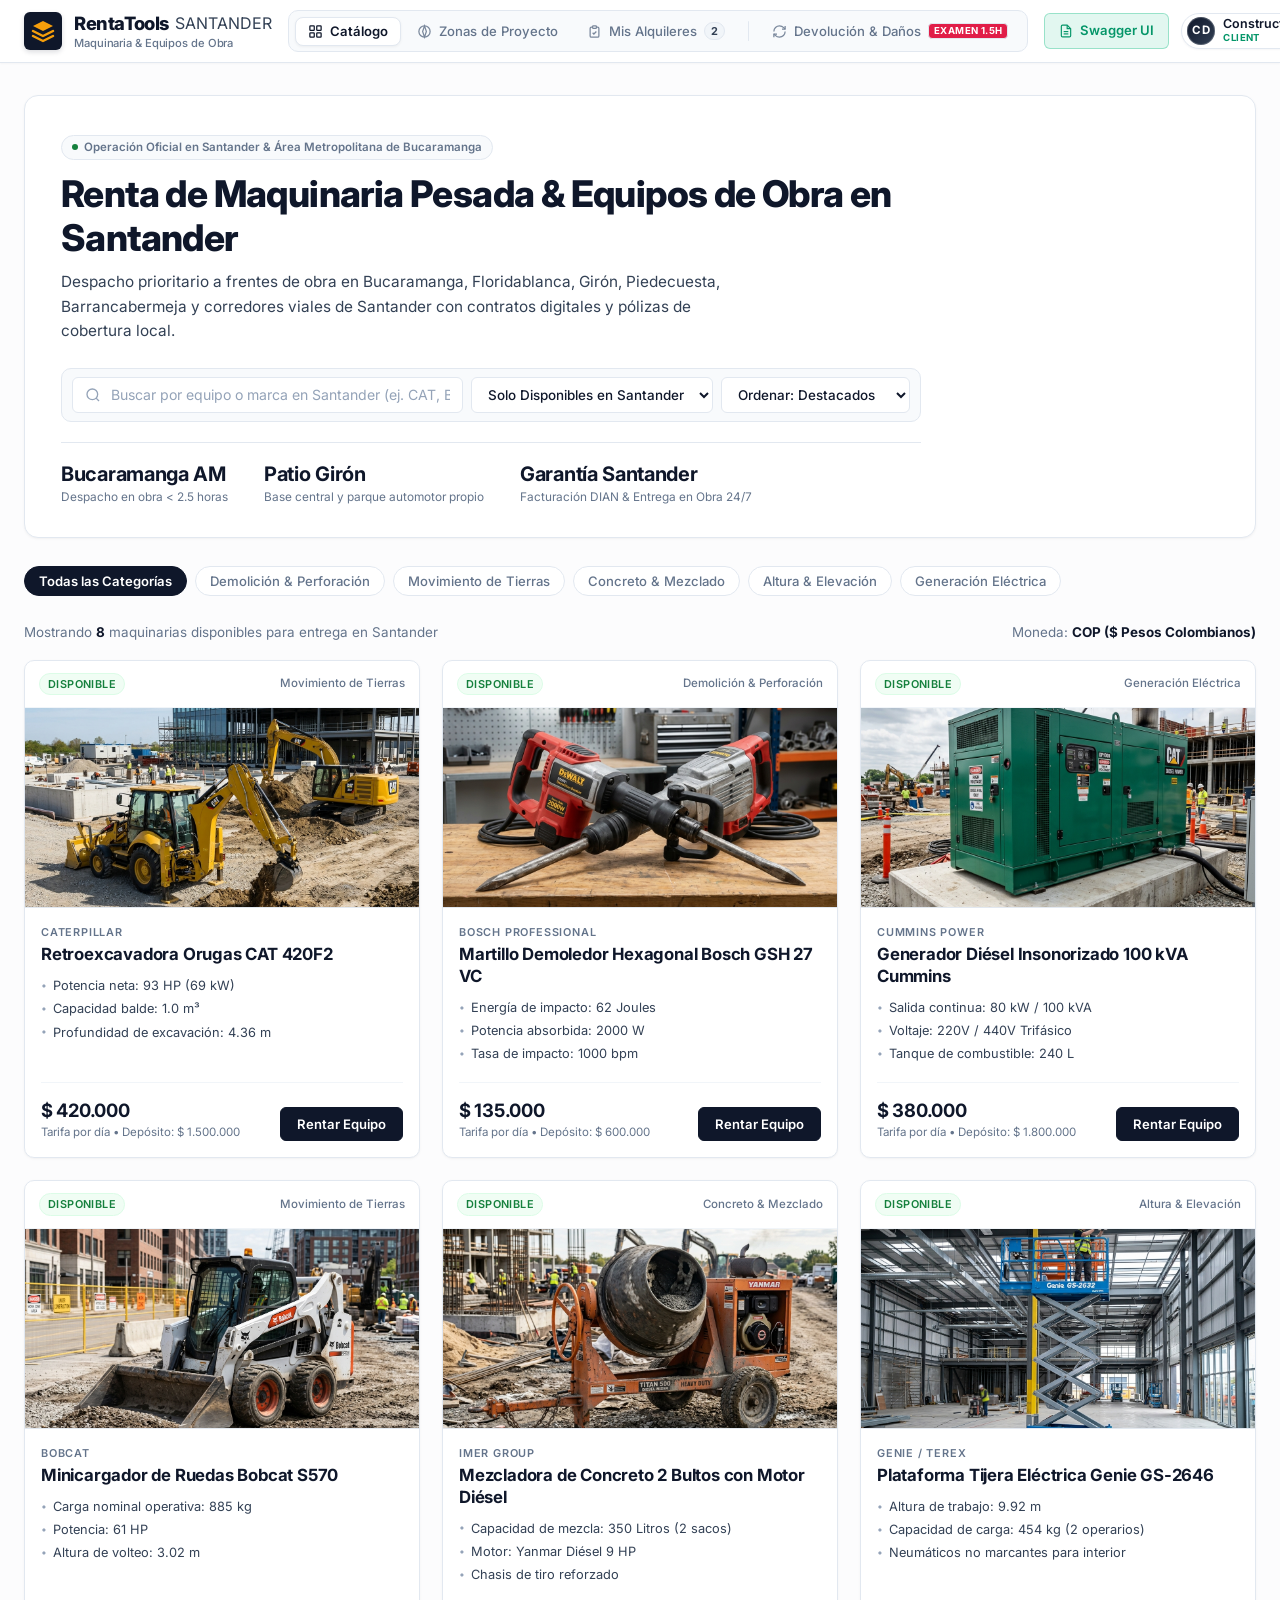
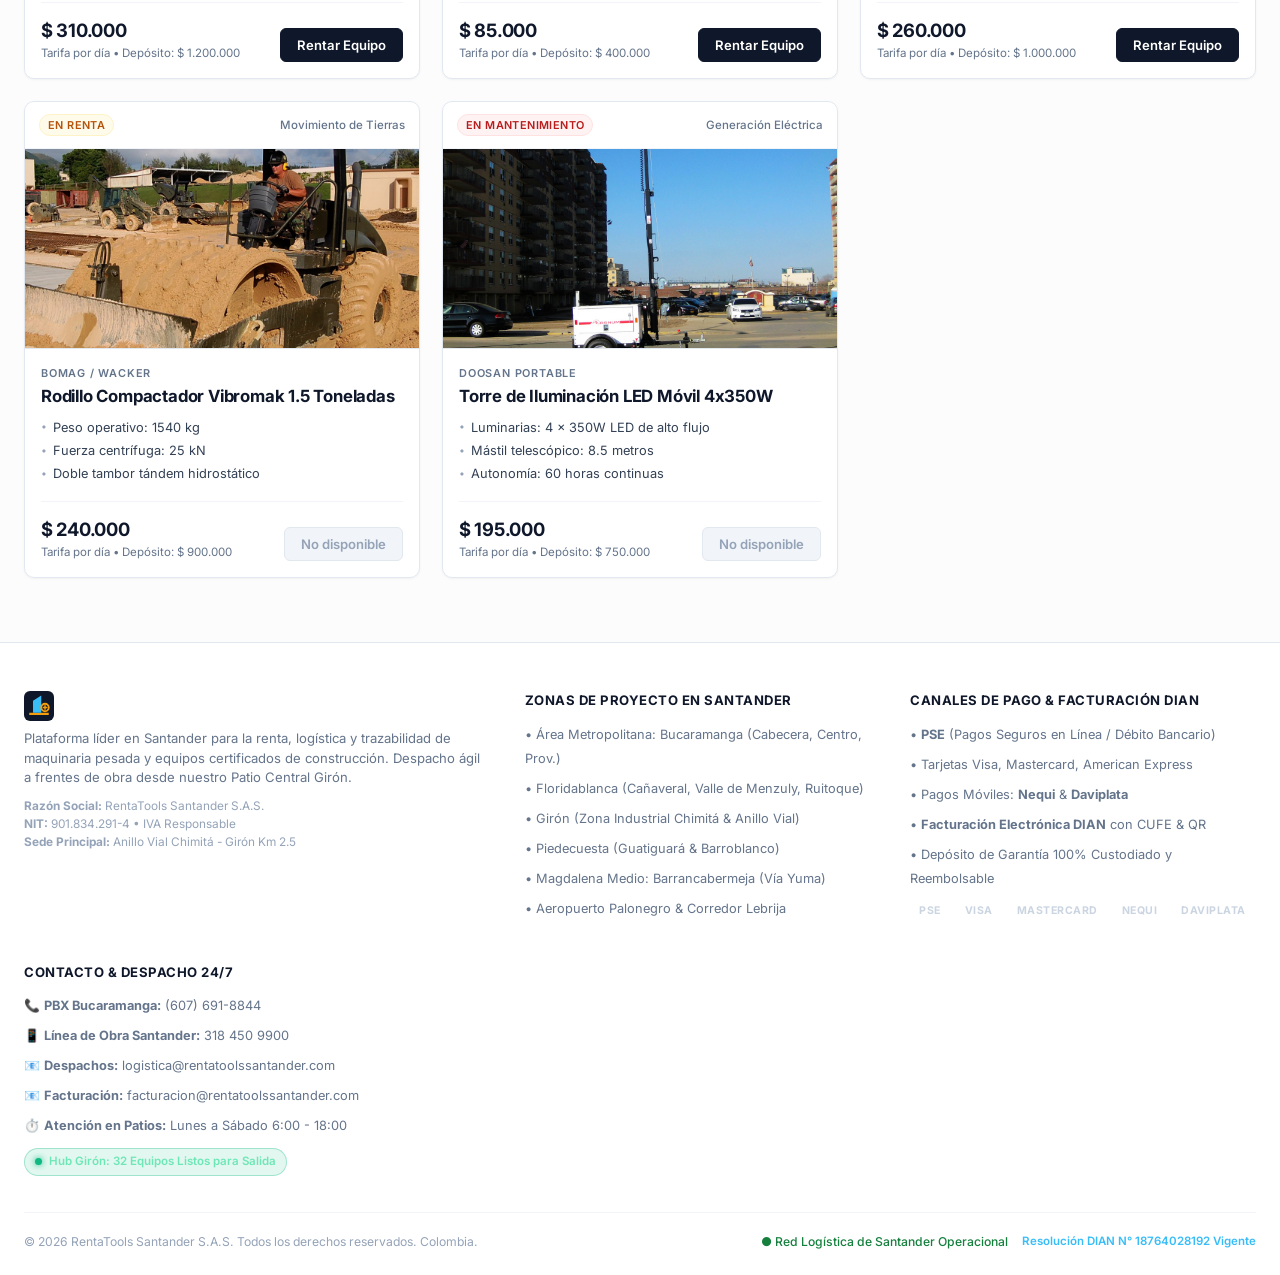
<file: frontend/src/index.html>
<!DOCTYPE html>
<html lang="es">
<head>
    <meta charset="UTF-8">
    <meta name="viewport" content="width=device-width, initial-scale=1.0">
    <meta name="description" content="RentaTools Colombia — Plataforma Profesional de Renta de Maquinaria Pesada y Equipos de Construcción en Santander y el Área Metropolitana de Bucaramanga.">
    <meta name="theme-color" content="#0f172a">
    <title>RentaTools Santander | Renta de Maquinaria Pesada y Equipos de Construcción</title>
    <!-- Google Fonts: Inter & JetBrains Mono -->
    <link rel="preconnect" href="https://fonts.googleapis.com">
    <link rel="preconnect" href="https://fonts.gstatic.com" crossorigin>
    <link href="https://fonts.googleapis.com/css2?family=Inter:wght@400;500;600;700;800;900&family=JetBrains+Mono:wght@400;600;700&display=swap" rel="stylesheet">
    <link rel="stylesheet" href="styles.css">
</head>
<body>

    <!-- ================================================================= -->
    <!-- MAIN APPLICATION PORTAL: PLATAFORMA COMPLETA                      -->
    <!-- ================================================================= -->
    <div id="main-app" class="main-app-container">

        <!-- NAVBAR PRINCIPAL INDUSTRIAL & ERGONÓMICO -->
        <header class="app-header">
            <div class="header-inner">
                <!-- Logotipo e Identidad Santander con Ícono de Maquinaria -->
                <div class="brand-container" id="logo-refresh" style="cursor: pointer;" title="Ir al Catálogo de Maquinaria">
                    <div class="brand-logo-icon">
                        <svg viewBox="0 0 24 24" width="24" height="24" fill="none">
                            <path d="M12 2L2 7L12 12L22 7L12 2Z" fill="#f59e0b"/>
                            <path d="M2 17L12 22L22 17" stroke="#f59e0b" stroke-width="2.5" stroke-linecap="round" stroke-linejoin="round"/>
                            <path d="M2 12L12 17L22 12" stroke="#f59e0b" stroke-width="2.5" stroke-linecap="round" stroke-linejoin="round"/>
                        </svg>
                    </div>
                    <div class="brand-text-block">
                        <div class="brand-title-row">
                            <span class="brand-title">RentaTools</span>
                            <span class="brand-badge-colombia">SANTANDER</span>
                        </div>
                        <span class="brand-tagline">Maquinaria &amp; Equipos de Obra</span>
                    </div>
                </div>

                <!-- Enlaces de Navegación Segmentados por UX -->
                <nav class="app-nav" id="main-nav-bar" aria-label="Navegación Principal">
                    <!-- Cluster 1: Operaciones de Renta (Visible para Clientes) -->
                    <div class="nav-cluster nav-cluster-client" role="group" aria-label="Servicios de Alquiler">
                        <button class="nav-tab active" data-target="section-catalog" id="tab-catalog" title="Explorar catálogo de maquinaria pesada y herramientas">
                            <span class="nav-icon">
                                <svg width="15" height="15" viewBox="0 0 24 24" fill="none" stroke="currentColor" stroke-width="2">
                                    <rect x="3" y="3" width="7" height="7" rx="1"/>
                                    <rect x="14" y="3" width="7" height="7" rx="1"/>
                                    <rect x="3" y="14" width="7" height="7" rx="1"/>
                                    <rect x="14" y="14" width="7" height="7" rx="1"/>
                                </svg>
                            </span>
                            <span class="nav-text">Catálogo</span>
                        </button>
                        <button class="nav-tab" data-target="section-coverage" id="tab-coverage" title="Mapa interactivo y zonas de proyecto en Santander">
                            <span class="nav-icon">
                                <svg width="15" height="15" viewBox="0 0 24 24" fill="none" stroke="currentColor" stroke-width="2">
                                    <circle cx="12" cy="12" r="9"/>
                                    <polygon points="12 3 15 12 12 21 9 12 12 3"/>
                                </svg>
                            </span>
                            <span class="nav-text">Zonas de Proyecto</span>
                        </button>
                        <button class="nav-tab" data-target="section-client-rentals" id="tab-my-rentals" title="Mis contratos, pedidos y facturas">
                            <span class="nav-icon">
                                <svg width="15" height="15" viewBox="0 0 24 24" fill="none" stroke="currentColor" stroke-width="2">
                                    <path d="M9 5H7a2 2 0 00-2 2v12a2 2 0 002 2h10a2 2 0 002-2V7a2 2 0 00-2-2h-2"/>
                                    <rect x="9" y="3" width="6" height="4" rx="1"/>
                                    <path d="M9 14l2 2 4-4"/>
                                </svg>
                            </span>
                            <span class="nav-text">Mis Alquileres</span>
                            <span class="badge-count" id="active-rentals-count">1</span>
                        </button>
                    </div>

                    <!-- Divisor visual -->
                    <div class="nav-cluster-separator" id="nav-divider-pro" aria-hidden="true"></div>

                    <!-- Cluster 2: Portales de Negocio (Exclusivos para Proveedor y Admin) -->
                    <div class="nav-cluster nav-cluster-pro" id="nav-cluster-pro" role="group" aria-label="Portales de Negocio">
                        <button class="nav-tab nav-tab-pro" data-target="section-provider" id="tab-provider" title="Panel para propietarios: Gestión de flota y maquinaria">
                            <span class="nav-icon">
                                <svg width="15" height="15" viewBox="0 0 24 24" fill="none" stroke="currentColor" stroke-width="2">
                                    <path d="M14.7 6.3a1 1 0 000 1.4l1.6 1.6a1 1 0 001.4 0l3.77-3.77a6 6 0 01-7.94 7.94l-6.91 6.91a2.12 2.12 0 01-3-3l6.91-6.91a6 6 0 017.94-7.94l-3.76 3.76z"/>
                                </svg>
                            </span>
                            <span class="nav-text">Proveedor</span>
                            <span class="nav-badge-pro">Flota</span>
                        </button>
                        <button class="nav-tab nav-tab-pro" data-target="section-analytics" id="tab-analytics" title="Tablero Ejecutivo de Analítica &amp; BI (Solo Administrador)">
                            <span class="nav-icon">
                                <svg width="15" height="15" viewBox="0 0 24 24" fill="none" stroke="currentColor" stroke-width="2">
                                    <path d="M18 20V10M12 20V4M6 20v-6"/>
                                </svg>
                            </span>
                            <span class="nav-text">Métricas &amp; BI</span>
                            <span class="nav-badge-pro">Admin</span>
                        </button>
                        <button class="nav-tab nav-tab-pro" data-target="section-devoluciones" id="tab-devoluciones" title="Examen 1.5H: Registro de Devolución y Reporte de Daños">
                            <span class="nav-icon">
                                <svg width="15" height="15" viewBox="0 0 24 24" fill="none" stroke="currentColor" stroke-width="2">
                                    <path d="M3 12a9 9 0 0 1 9-9 9.75 9.75 0 0 1 6.74 2.74L21 8"/>
                                    <path d="M21 3v5h-5"/>
                                    <path d="M21 12a9 9 0 0 1-9 9 9.75 9.75 0 0 1-6.74-2.74L3 16"/>
                                    <path d="M8 16H3v5"/>
                                </svg>
                            </span>
                            <span class="nav-text">Devolución &amp; Daños</span>
                            <span class="nav-badge-pro" style="background:#e11d48; color:#fff; font-weight:700;">Examen 1.5H</span>
                        </button>
                    </div>
                </nav>

                <!-- Herramientas y Acciones Derechas -->
                <div class="header-right-tools">
                    <!-- Acceso Directo a Swagger UI -->
                    <a href="/swagger-ui/index.html" target="_blank" class="btn-swagger-link" title="Abrir documentación Swagger OpenAPI">
                        <svg width="14" height="14" viewBox="0 0 24 24" fill="none" stroke="currentColor" stroke-width="2">
                            <path d="M14 2H6a2 2 0 0 0-2 2v16a2 2 0 0 0 2 2h12a2 2 0 0 0 2-2V8z"/>
                            <polyline points="14 2 14 8 20 8"/>
                            <line x1="16" y1="13" x2="8" y2="13"/>
                            <line x1="16" y1="17" x2="8" y2="17"/>
                        </svg>
                        <span>Swagger UI</span>
                    </a>

                    <!-- Acciones de Usuario & Autenticación -->
                    <div class="header-user-actions">
                        <div id="auth-guest-box" class="auth-guest-box">
                            <button id="btn-open-login" class="btn-auth-login" title="Acceder con tu cuenta">
                                <svg width="14" height="14" viewBox="0 0 24 24" fill="none" stroke="currentColor" stroke-width="2">
                                    <path d="M15 3h4a2 2 0 0 1 2 2v14a2 2 0 0 1-2 2h-4"/>
                                    <polyline points="10 17 15 12 10 7"/>
                                    <line x1="15" y1="12" x2="3" y2="12"/>
                                </svg>
                                <span>Iniciar Sesión</span>
                            </button>
                            <button id="btn-open-register" class="btn-auth-register" title="Crear nueva cuenta (Cliente o Proveedor)">
                                <svg width="14" height="14" viewBox="0 0 24 24" fill="none" stroke="currentColor" stroke-width="2">
                                    <path d="M16 21v-2a4 4 0 0 0-4-4H5a4 4 0 0 0-4 4v2"/>
                                    <circle cx="8.5" cy="7" r="4"/>
                                    <line x1="20" y1="8" x2="20" y2="14"/>
                                    <line x1="23" y1="11" x2="17" y2="11"/>
                                </svg>
                                <span>Registrarse</span>
                            </button>
                        </div>

                        <div id="auth-user-box" class="auth-user-box hidden" title="Sesión activa">
                            <div class="user-avatar-badge" id="user-avatar">RT</div>
                            <div class="user-meta">
                                <span class="user-name" id="user-display-name">Usuario</span>
                                <span class="user-role-pill" id="user-role-badge">CLIENTE</span>
                            </div>
                            <button id="btn-logout" class="btn-icon-logout" title="Cerrar sesión" aria-label="Cerrar sesión">
                                <svg width="14" height="14" viewBox="0 0 24 24" fill="none" stroke="currentColor" stroke-width="2">
                                    <path d="M9 21H5a2 2 0 0 1-2-2V5a2 2 0 0 1 2-2h4"/>
                                    <polyline points="16 17 21 12 16 7"/>
                                    <line x1="21" y1="12" x2="9" y2="12"/>
                                </svg>
                            </button>
                        </div>
                    </div>

                    <!-- Botón Hamburguesa Responsive -->
                    <button class="btn-mobile-toggle" id="btn-mobile-toggle" aria-label="Menú principal" aria-expanded="false">
                        <span class="hamburger-bar"></span>
                        <span class="hamburger-bar"></span>
                        <span class="hamburger-bar"></span>
                    </button>
                </div>
            </div>

            <!-- Menú Desplegable Móvil -->
            <div class="mobile-nav-panel" id="mobile-nav-panel" aria-hidden="true">
                <div class="mobile-nav-content">
                    <div class="mobile-group-title">Operaciones de Renta</div>
                    <div class="mobile-nav-cluster" id="mobile-cluster-ops"></div>
                    <div class="mobile-group-title" id="mobile-title-biz">Portales de Negocio</div>
                    <div class="mobile-nav-cluster" id="mobile-cluster-biz"></div>
                </div>
            </div>
        </header>

        <!-- CONTENIDO PRINCIPAL -->
        <main class="app-main-content">

            <!-- ============================================================= -->
            <!-- SECCIÓN 1: HERO & CATÁLOGO DE MAQUINARIA SANTANDER            -->
            <!-- ============================================================= -->
            <section id="section-catalog" class="content-section active">
                
                <!-- Hero Promocional Sereno Enfocado en Santander -->
                <div class="hero-banner">
                    <div class="hero-content">
                        <div class="hero-badge">
                            <span class="pulse-dot"></span> Operación Oficial en Santander &amp; Área Metropolitana de Bucaramanga
                        </div>
                        <h2 class="hero-title">
                            Renta de Maquinaria Pesada &amp; Equipos de Obra en Santander
                        </h2>
                        <p class="hero-desc">
                            Despacho prioritario a frentes de obra en Bucaramanga, Floridablanca, Girón, Piedecuesta, Barrancabermeja y corredores viales de Santander con contratos digitales y pólizas de cobertura local.
                        </p>

                        <!-- Filtros Rápidos y Buscador en el Hero -->
                        <div class="hero-search-card">
                            <div class="search-input-wrapper">
                                <span class="search-icon">
                                    <svg width="16" height="16" viewBox="0 0 24 24" fill="none" stroke="currentColor" stroke-width="2">
                                        <circle cx="11" cy="11" r="8"/>
                                        <line x1="21" y1="21" x2="16.65" y2="16.65"/>
                                    </svg>
                                </span>
                                <input type="text" id="catalog-search" placeholder="Buscar por equipo o marca en Santander (ej. CAT, Bobcat, IMER, Bosch)..." aria-label="Buscar maquinaria">
                            </div>
                            <div class="search-filter-group">
                                <select id="filter-availability" class="custom-select" aria-label="Filtrar por disponibilidad">
                                    <option value="ALL">Todas las disponibilidades</option>
                                    <option value="AVAILABLE" selected>Solo Disponibles en Santander</option>
                                    <option value="RENTED">En Renta en Obra</option>
                                    <option value="MAINTENANCE">En Mantenimiento</option>
                                </select>
                                <select id="sort-price" class="custom-select" aria-label="Ordenar por precio">
                                    <option value="DEFAULT">Ordenar: Destacados</option>
                                    <option value="PRICE_ASC">Tarifa: Menor a Mayor</option>
                                    <option value="PRICE_DESC">Tarifa: Mayor a Menor</option>
                                </select>
                            </div>
                        </div>

                        <!-- Fila de Métricas Clave de Santander -->
                        <div class="hero-stats-row">
                            <div class="stat-item">
                                <span class="stat-number">Bucaramanga AM</span>
                                <span class="stat-text">Despacho en obra &lt; 2.5 horas</span>
                            </div>
                            <div class="stat-item">
                                <span class="stat-number">Patio Girón</span>
                                <span class="stat-text">Base central y parque automotor propio</span>
                            </div>
                            <div class="stat-item">
                                <span class="stat-number">Garantía Santander</span>
                                <span class="stat-text">Facturación DIAN &amp; Entrega en Obra 24/7</span>
                            </div>
                        </div>
                    </div>
                </div>

                <!-- Categorías Píldora -->
                <div class="categories-nav-wrapper">
                    <div class="categories-nav" id="categories-filter-bar">
                        <button class="cat-pill active" data-category="ALL">
                            Todas las Categorías
                        </button>
                        <button class="cat-pill" data-category="DEMOLITION">
                            Demolición &amp; Perforación
                        </button>
                        <button class="cat-pill" data-category="EARTHWORK">
                            Movimiento de Tierras
                        </button>
                        <button class="cat-pill" data-category="CONCRETE">
                            Concreto &amp; Mezclado
                        </button>
                        <button class="cat-pill" data-category="LIFTING">
                            Altura &amp; Elevación
                        </button>
                        <button class="cat-pill" data-category="POWER">
                            Generación Eléctrica
                        </button>
                    </div>
                </div>

                <!-- Encabezado de Resultados del Catálogo -->
                <div class="catalog-header-bar">
                    <div class="catalog-count-info">
                        Mostrando <strong id="catalog-count-num">8</strong> maquinarias disponibles para entrega en Santander
                    </div>
                    <div class="currency-tag">
                        <span>Moneda: <strong>COP ($ Pesos Colombianos)</strong></span>
                    </div>
                </div>

                <!-- Cuadrícula Dinámica de Tarjetas de Maquinaria -->
                <div class="tools-grid" id="tools-grid-container">
                    <!-- Se inyecta dinámicamente con JavaScript -->
                </div>
            </section>

            <!-- ============================================================= -->
            <!-- SECCIÓN 2: MAPA ANIMADO DE ZONAS DE PROYECTO & LOGÍSTICA       -->
            <!-- ============================================================= -->
            <section id="section-coverage" class="content-section">
                <div class="section-header">
                    <div>
                        <h2 class="section-title">
                            <svg width="20" height="20" viewBox="0 0 24 24" fill="none" stroke="currentColor" stroke-width="2">
                                <circle cx="12" cy="12" r="9"/>
                                <polygon points="12 3 15 12 12 21 9 12 12 3"/>
                            </svg>
                            Zonas de Proyecto &amp; Logística de Despacho (Santander)
                        </h2>
                        <p class="section-desc">Visualización interactiva y animada de las obras activas, centros de despacho en camabaja y cobertura en el departamento de Santander.</p>
                    </div>
                    <div class="geofence-live-badge">
                        <span class="pulse-indicator"></span> 5 Frentes Activos • Despacho Inmediato 24/7
                    </div>
                </div>

                <!-- Cuadrícula Principal del Mapa Animado de Proyectos -->
                <div class="project-map-layout">
                    
                    <!-- Tarjeta del Mapa Vectorial Animado (Sin APIs externas, 100% fluido) -->
                    <div class="glass-card project-radar-card">
                        <div class="radar-card-header">
                            <div>
                                <h3 class="chart-title">Radar de Logística &amp; Frentes de Obra Santander</h3>
                                <p class="chart-sub">Rutas telemáticas desde Patio Central Girón hacia proyectos en ejecución</p>
                            </div>
                            <div class="radar-live-indicator">
                                <span class="radar-ping-dot"></span>
                                <span>TELEMETRÍA EN TIEMPO REAL</span>
                            </div>
                        </div>

                        <!-- Lienzo SVG Interactivo del Mapa de Santander -->
                        <div class="radar-viewport-container" id="radar-viewport">
                            <svg class="radar-svg" viewBox="0 0 760 520" preserveAspectRatio="xMidYMid meet">
                                <defs>
                                    <!-- Gradientes para el radar y los frentes -->
                                    <radialGradient id="radarSweepGradient" cx="50%" cy="50%" r="50%">
                                        <stop offset="0%" stop-color="rgba(245, 158, 11, 0.4)"/>
                                        <stop offset="60%" stop-color="rgba(245, 158, 11, 0.1)"/>
                                        <stop offset="100%" stop-color="rgba(245, 158, 11, 0)"/>
                                    </radialGradient>
                                    <linearGradient id="hubGradient" x1="0%" y1="0%" x2="100%" y2="100%">
                                        <stop offset="0%" stop-color="#f59e0b"/>
                                        <stop offset="100%" stop-color="#d97706"/>
                                    </linearGradient>
                                    <linearGradient id="siteActiveGradient" x1="0%" y1="0%" x2="100%" y2="100%">
                                        <stop offset="0%" stop-color="#10b981"/>
                                        <stop offset="100%" stop-color="#059669"/>
                                    </linearGradient>
                                    <filter id="glowEffect" x="-20%" y="-20%" width="140%" height="140%">
                                        <feGaussianBlur stdDeviation="3" result="blur"/>
                                        <feComposite in="SourceGraphic" in2="blur" operator="over"/>
                                    </filter>
                                </defs>

                                <!-- Cuadrícula de Fondo Táctica -->
                                <g class="radar-grid" opacity="0.12">
                                    <line x1="40" y1="0" x2="40" y2="520" stroke="#94a3b8" stroke-dasharray="2,4"/>
                                    <line x1="140" y1="0" x2="140" y2="520" stroke="#94a3b8" stroke-dasharray="2,4"/>
                                    <line x1="240" y1="0" x2="240" y2="520" stroke="#94a3b8" stroke-dasharray="2,4"/>
                                    <line x1="340" y1="0" x2="340" y2="520" stroke="#94a3b8" stroke-dasharray="2,4"/>
                                    <line x1="440" y1="0" x2="440" y2="520" stroke="#94a3b8" stroke-dasharray="2,4"/>
                                    <line x1="540" y1="0" x2="540" y2="520" stroke="#94a3b8" stroke-dasharray="2,4"/>
                                    <line x1="640" y1="0" x2="640" y2="520" stroke="#94a3b8" stroke-dasharray="2,4"/>

                                    <line x1="0" y1="70" x2="760" y2="70" stroke="#94a3b8" stroke-dasharray="2,4"/>
                                    <line x1="0" y1="170" x2="760" y2="170" stroke="#94a3b8" stroke-dasharray="2,4"/>
                                    <line x1="0" y1="270" x2="760" y2="270" stroke="#94a3b8" stroke-dasharray="2,4"/>
                                    <line x1="0" y1="370" x2="760" y2="370" stroke="#94a3b8" stroke-dasharray="2,4"/>
                                    <line x1="0" y1="470" x2="760" y2="470" stroke="#94a3b8" stroke-dasharray="2,4"/>
                                </g>

                                <!-- Círculos Concéntricos de Alcance Logístico -->
                                <g class="radar-rings" opacity="0.35">
                                    <circle cx="390" cy="270" r="70" fill="none" stroke="#f59e0b" stroke-width="1" stroke-dasharray="4,4"/>
                                    <circle cx="390" cy="270" r="140" fill="none" stroke="#f59e0b" stroke-width="1.2" stroke-dasharray="6,4"/>
                                    <circle cx="390" cy="270" r="230" fill="none" stroke="#0284c7" stroke-width="1" stroke-dasharray="4,6"/>
                                    <circle cx="390" cy="270" r="320" fill="none" stroke="#0284c7" stroke-width="0.8" stroke-dasharray="3,7"/>

                                    <!-- Etiquetas de Distancia -->
                                    <text x="395" y="195" fill="#f59e0b" font-size="9" font-family="JetBrains Mono" opacity="0.7">ANILLO 10 KM (METROPOLITANO)</text>
                                    <text x="395" y="125" fill="#f59e0b" font-size="9" font-family="JetBrains Mono" opacity="0.7">ANILLO 25 KM (CORREDOR AMB)</text>
                                    <text x="395" y="35" fill="#0284c7" font-size="9" font-family="JetBrains Mono" opacity="0.7">ANILLO 80 KM (REGIONAL SANTANDER)</text>
                                </g>

                                <!-- Haz de Radar Giratorio Animado -->
                                <g class="radar-scanner-group" style="transform-origin: 390px 270px;">
                                    <path d="M390 270 L640 100 A290 290 0 0 0 540 30 Z" fill="url(#radarSweepGradient)" opacity="0.6" class="radar-sweep-beam"/>
                                    <line x1="390" y1="270" x2="640" y2="100" stroke="#f59e0b" stroke-width="1.8" opacity="0.8"/>
                                </g>

                                <!-- Líneas de Suministro y Despacho Animadas (Hub Girón -> Proyectos) -->
                                <g class="logistics-routes">
                                    <!-- Ruta Girón -> Bucaramanga Cabecera -->
                                    <path id="route-bga" d="M390 270 Q450 240 520 200" fill="none" stroke="#10b981" stroke-width="2.5" stroke-dasharray="6,4" class="animated-supply-line"/>
                                    <!-- Ruta Girón -> Floridablanca Mensulí -->
                                    <path id="route-florida" d="M390 270 Q450 310 510 350" fill="none" stroke="#10b981" stroke-width="2.5" stroke-dasharray="6,4" class="animated-supply-line"/>
                                    <!-- Ruta Girón -> Piedecuesta Guatiguará -->
                                    <path id="route-piede" d="M390 270 Q460 380 530 440" fill="none" stroke="#10b981" stroke-width="2" stroke-dasharray="6,4" class="animated-supply-line"/>
                                    <!-- Ruta Girón -> Lebrija Palonegro -->
                                    <path id="route-lebrija" d="M390 270 Q340 220 290 170" fill="none" stroke="#0284c7" stroke-width="2" stroke-dasharray="5,5" class="animated-supply-line"/>
                                    <!-- Ruta Girón -> Barrancabermeja Yuma -->
                                    <path id="route-barranca" d="M390 270 Q240 250 110 240" fill="none" stroke="#0284c7" stroke-width="2.2" stroke-dasharray="6,4" class="animated-supply-line"/>
                                </g>

                                <!-- Camiones de Despacho en Movimiento sobre las Rutas -->
                                <g class="moving-transports">
                                    <circle class="truck-dot" r="4.5" fill="#f59e0b">
                                        <animateMotion dur="4s" repeatCount="indefinite" path="M390 270 Q450 240 520 200"/>
                                    </circle>
                                    <circle class="truck-dot" r="4.5" fill="#f59e0b">
                                        <animateMotion dur="4.5s" repeatCount="indefinite" path="M390 270 Q450 310 510 350"/>
                                    </circle>
                                    <circle class="truck-dot" r="4.5" fill="#0284c7">
                                        <animateMotion dur="6s" repeatCount="indefinite" path="M390 270 Q240 250 110 240"/>
                                    </circle>
                                </g>

                                <!-- Nodos y Balizas de Frentes de Obra Interactivos -->
                                <g class="radar-nodes">
                                    <!-- 1. HUB CENTRAL GIRÓN (BASE PRINCIPAL) -->
                                    <g class="project-pin-group hub-pin active" data-site="giron" style="cursor: pointer;">
                                        <circle cx="390" cy="270" r="22" class="halo-pulse-hub" fill="rgba(245, 158, 11, 0.25)"/>
                                        <circle cx="390" cy="270" r="14" fill="url(#hubGradient)" filter="url(#glowEffect)"/>
                                        <circle cx="390" cy="270" r="6" fill="#0f172a"/>
                                        <text x="390" y="306" text-anchor="middle" fill="#f8fafc" font-size="11" font-weight="700" letter-spacing="0.5">PATIO CENTRAL GIRÓN</text>
                                        <text x="390" y="319" text-anchor="middle" fill="#f59e0b" font-size="9" font-family="JetBrains Mono">HUB LOGÍSTICO 24/7</text>
                                    </g>

                                    <!-- 2. OBRA BUCARAMANGA CABECERA -->
                                    <g class="project-pin-group site-pin" data-site="bga" style="cursor: pointer;">
                                        <circle cx="520" cy="200" r="16" class="halo-pulse" fill="rgba(16, 185, 129, 0.2)"/>
                                        <circle cx="520" cy="200" r="9" fill="url(#siteActiveGradient)"/>
                                        <circle cx="520" cy="200" r="3.5" fill="#ffffff"/>
                                        <text x="520" y="180" text-anchor="middle" fill="#f8fafc" font-size="10.5" font-weight="700">BUCARAMANGA</text>
                                        <text x="520" y="192" text-anchor="middle" fill="#10b981" font-size="8.5" font-family="JetBrains Mono">Torres Cabecera (3 Equipos)</text>
                                    </g>

                                    <!-- 3. OBRA FLORIDABLANCA MENZULÍ -->
                                    <g class="project-pin-group site-pin" data-site="florida" style="cursor: pointer;">
                                        <circle cx="510" cy="350" r="16" class="halo-pulse" fill="rgba(16, 185, 129, 0.2)"/>
                                        <circle cx="510" cy="350" r="9" fill="url(#siteActiveGradient)"/>
                                        <circle cx="510" cy="350" r="3.5" fill="#ffffff"/>
                                        <text x="510" y="375" text-anchor="middle" fill="#f8fafc" font-size="10.5" font-weight="700">FLORIDABLANCA</text>
                                        <text x="510" y="387" text-anchor="middle" fill="#10b981" font-size="8.5" font-family="JetBrains Mono">Ruitoque / Mensulí (4 Equipos)</text>
                                    </g>

                                    <!-- 4. OBRA PIEDECUESTA GUATIGUARÁ -->
                                    <g class="project-pin-group site-pin" data-site="piede" style="cursor: pointer;">
                                        <circle cx="530" cy="440" r="16" class="halo-pulse" fill="rgba(16, 185, 129, 0.2)"/>
                                        <circle cx="530" cy="440" r="9" fill="url(#siteActiveGradient)"/>
                                        <circle cx="530" cy="440" r="3.5" fill="#ffffff"/>
                                        <text x="530" y="465" text-anchor="middle" fill="#f8fafc" font-size="10.5" font-weight="700">PIEDECUESTA</text>
                                        <text x="530" y="477" text-anchor="middle" fill="#10b981" font-size="8.5" font-family="JetBrains Mono">Vía Guatiguará (2 Equipos)</text>
                                    </g>

                                    <!-- 5. BASE LEBRIJA PALONEGRO -->
                                    <g class="project-pin-group site-pin" data-site="lebrija" style="cursor: pointer;">
                                        <circle cx="290" cy="170" r="15" class="halo-pulse" fill="rgba(2, 132, 199, 0.2)"/>
                                        <circle cx="290" cy="170" r="8.5" fill="#0284c7"/>
                                        <circle cx="290" cy="170" r="3" fill="#ffffff"/>
                                        <text x="290" y="152" text-anchor="middle" fill="#f8fafc" font-size="10" font-weight="700">LEBRIJA</text>
                                        <text x="290" y="163" text-anchor="middle" fill="#38bdf8" font-size="8" font-family="JetBrains Mono">Aeropuerto Palonegro</text>
                                    </g>

                                    <!-- 6. BASE SATÉLITE BARRANCABERMEJA -->
                                    <g class="project-pin-group site-pin" data-site="barranca" style="cursor: pointer;">
                                        <circle cx="110" cy="240" r="18" class="halo-pulse" fill="rgba(2, 132, 199, 0.25)"/>
                                        <circle cx="110" cy="240" r="10" fill="#0284c7" filter="url(#glowEffect)"/>
                                        <circle cx="110" cy="240" r="4" fill="#ffffff"/>
                                        <text x="110" y="268" text-anchor="middle" fill="#f8fafc" font-size="10.5" font-weight="700">BARRANCABERMEJA</text>
                                        <text x="110" y="280" text-anchor="middle" fill="#38bdf8" font-size="8.5" font-family="JetBrains Mono">Base Satélite Yuma</text>
                                    </g>
                                </g>
                            </svg>
                        </div>

                        <!-- Leyenda de Convenciones Rápidas -->
                        <div class="radar-map-legend">
                            <div class="radar-legend-item">
                                <span class="legend-color-dot hub"></span>
                                <span>Patio Central de Despacho (Girón Chimitá)</span>
                            </div>
                            <div class="radar-legend-item">
                                <span class="legend-color-dot site"></span>
                                <span>Frente de Obra Activo en Santander</span>
                            </div>
                            <div class="radar-legend-item">
                                <span class="legend-color-dot regional"></span>
                                <span>Base Satélite Regional (Barranca / Lebrija)</span>
                            </div>
                            <div class="radar-legend-item">
                                <span class="legend-color-dot moving"></span>
                                <span>Camabaja en Ruta de Despacho</span>
                            </div>
                        </div>
                    </div>

                    <!-- Panel Lateral Interactivo del Proyecto Seleccionado -->
                    <div class="glass-card project-details-card">
                        <div class="project-card-header">
                            <span class="project-badge" id="project-zone-badge">ZONA METROPOLITANA 1</span>
                            <h3 class="project-title" id="project-site-title">Patio Central Girón (Hub Logístico)</h3>
                            <p class="project-desc" id="project-site-desc">Centro de despacho primario de maquinaria pesada, mantenimiento certificado y parque automotor con 32 equipos listos para salida.</p>
                        </div>

                        <!-- Fichas Rápidas de Especificaciones del Frente de Obra -->
                        <div class="project-specs-grid">
                            <div class="spec-cell">
                                <span class="spec-cell-label">Tiempo Estimado de Llegada:</span>
                                <strong class="spec-cell-val" id="project-eta-val">&lt; 1.5 Horas</strong>
                            </div>
                            <div class="spec-cell">
                                <span class="spec-cell-label">Flota Asignada al Sector:</span>
                                <strong class="spec-cell-val" id="project-fleet-val">32 Equipos en Patio</strong>
                            </div>
                            <div class="spec-cell">
                                <span class="spec-cell-label">Condición de Flete:</span>
                                <strong class="spec-cell-val" id="project-freight-val">Flete Bonificado ($0 COP)</strong>
                            </div>
                            <div class="spec-cell">
                                <span class="spec-cell-label">Póliza Departamental:</span>
                                <strong class="spec-cell-val" id="project-insurance-val">Sura Obra Santander Vigente</strong>
                            </div>
                        </div>

                        <!-- Maquinaria Activa en esta Zona -->
                        <div class="project-tools-deployed-box">
                            <h4 class="deployed-box-title">Equipos Frecuentes en esta Zona:</h4>
                            <ul class="deployed-tools-list" id="project-tools-deployed-list">
                                <li>🚜 <strong>Retroexcavadora CAT 420F2</strong> • Movimiento de Tierras</li>
                                <li>🏗️ <strong>Minicargador Bobcat S570</strong> • Obras Urbanas</li>
                                <li>💥 <strong>Martillo Bosch GSH 27</strong> • Demolición de Pavimento</li>
                            </ul>
                        </div>

                        <!-- Selector Rápido de Zonas de Obra -->
                        <div class="quick-sites-selector">
                            <span class="quick-sites-label">Explorar otros frentes de obra:</span>
                            <div class="quick-sites-pills">
                                <button type="button" class="site-pill-btn active" data-site="giron">Girón (Hub)</button>
                                <button type="button" class="site-pill-btn" data-site="bga">Bucaramanga</button>
                                <button type="button" class="site-pill-btn" data-site="florida">Floridablanca</button>
                                <button type="button" class="site-pill-btn" data-site="piede">Piedecuesta</button>
                                <button type="button" class="site-pill-btn" data-site="barranca">Barrancabermeja</button>
                                <button type="button" class="site-pill-btn" data-site="lebrija">Lebrija</button>
                            </div>
                        </div>

                        <button class="btn-primary w-full" id="btn-rent-for-site">
                            <span>Rentar Maquinaria para este Frente de Obra</span>
                            <svg width="16" height="16" viewBox="0 0 24 24" fill="none" stroke="currentColor" stroke-width="2">
                                <line x1="5" y1="12" x2="19" y2="12"/>
                                <polyline points="12 5 19 12 12 19"/>
                            </svg>
                        </button>
                    </div>

                </div>
            </section>

            <!-- ============================================================= -->
            <!-- SECCIÓN 3: MIS ALQUILERES & SEGUIMIENTO (CLIENTE)            -->
            <!-- ============================================================= -->
            <section id="section-client-rentals" class="content-section">
                <div class="section-header">
                    <div>
                        <h2 class="section-title">
                            <svg width="20" height="20" viewBox="0 0 24 24" fill="none" stroke="currentColor" stroke-width="2">
                                <path d="M9 5H7a2 2 0 00-2 2v12a2 2 0 002 2h10a2 2 0 002-2V7a2 2 0 00-2-2h-2"/>
                                <rect x="9" y="3" width="6" height="4" rx="1"/>
                                <path d="M9 14l2 2 4-4"/>
                            </svg>
                            Centro de Control de Alquileres Santander
                        </h2>
                        <p class="section-desc">Monitorea el ciclo de vida de tus solicitudes, confirmación de depósito y actas de obra en Santander.</p>
                    </div>
                    <button class="btn-primary" id="btn-new-rental-nav">
                        + Solicitar Otra Maquinaria
                    </button>
                </div>

                <!-- Lista de Reservas Activas -->
                <div class="rentals-list" id="client-rentals-container">
                    <!-- Renderizado dinámicamente vía app.js -->
                </div>
            </section>

            <!-- ============================================================= -->
            <!-- SECCIÓN 4: PANEL DE PROVEEDOR (PUBLICACIÓN DE EQUIPOS)        -->
            <!-- ============================================================= -->
            <section id="section-provider" class="content-section">
                <div class="section-header">
                    <div>
                        <h2 class="section-title">
                            <svg width="20" height="20" viewBox="0 0 24 24" fill="none" stroke="currentColor" stroke-width="2">
                                <path d="M14.7 6.3a1 1 0 000 1.4l1.6 1.6a1 1 0 001.4 0l3.77-3.77a6 6 0 01-7.94 7.94l-6.91 6.91a2.12 2.12 0 01-3-3l6.91-6.91a6 6 0 017.94-7.94l-3.76 3.76z"/>
                            </svg>
                            Portal del Proveedor de Maquinaria (Santander)
                        </h2>
                        <p class="section-desc">Publica equipos en renta, gestiona el inventario de tu parque automotor en Girón/Bucaramanga y maximiza tu rentabilidad.</p>
                    </div>
                    <div class="provider-earnings-badge">
                        <span>Ganancias este mes en Santander: <strong id="provider-month-earnings">$ 14.850.000 COP</strong></span>
                    </div>
                </div>

                <div class="provider-layout">
                    <!-- Formulario de Publicación de Nueva Maquinaria -->
                    <div class="glass-card provider-form-card">
                        <h3 class="card-heading">
                            Registrar Nuevo Equipo
                        </h3>
                        <form id="form-create-tool" class="form-standard">
                            <div class="form-row">
                                <div class="form-field">
                                    <label for="new-tool-name">Nombre Comercial del Equipo *</label>
                                    <input type="text" id="new-tool-name" required placeholder="Ej. Miniexcavadora CAT 305.5E2">
                                </div>
                                <div class="form-field">
                                    <label for="new-tool-category">Categoría Industrial *</label>
                                    <select id="new-tool-category" required class="custom-select">
                                        <option value="DEMOLITION">Demolición &amp; Perforación</option>
                                        <option value="EARTHWORK" selected>Movimiento de Tierras</option>
                                        <option value="CONCRETE">Concreto &amp; Mezclado</option>
                                        <option value="LIFTING">Altura &amp; Elevación</option>
                                        <option value="POWER">Generación Eléctrica</option>
                                    </select>
                                </div>
                            </div>

                            <div class="form-row">
                                <div class="form-field">
                                    <label for="new-tool-price">Tarifa por Día en Santander (COP) *</label>
                                    <input type="number" id="new-tool-price" required min="10000" step="5000" placeholder="Ej. 350000">
                                </div>
                                <div class="form-field">
                                    <label for="new-tool-deposit">Depósito de Garantía (COP) *</label>
                                    <input type="number" id="new-tool-deposit" required min="50000" step="10000" placeholder="Ej. 1200000">
                                </div>
                            </div>

                            <div class="form-row">
                                <div class="form-field">
                                    <label for="new-tool-serial">Número de Serie o Placa *</label>
                                    <input type="text" id="new-tool-serial" required placeholder="Ej. CAT-2024-X981">
                                </div>
                                <div class="form-field">
                                    <label for="new-tool-brand">Marca o Fabricante *</label>
                                    <input type="text" id="new-tool-brand" required placeholder="Ej. Caterpillar / Bobcat / Bosch">
                                </div>
                            </div>

                            <div class="form-field">
                                <label for="new-tool-specs">Especificaciones Técnicas Clave</label>
                                <textarea id="new-tool-specs" rows="3" placeholder="Ej. Potencia: 44.1 kW, Peso Operativo: 5.4 Ton, Capacidad de Cucharón: 0.22 m³, Ubicación: Patio Girón"></textarea>
                            </div>

                            <button type="submit" class="btn-primary w-full">
                                Publicar en el Catálogo de Santander
                            </button>
                        </form>
                    </div>

                    <!-- Lista de Equipos del Proveedor -->
                    <div class="glass-card provider-inventory-card">
                        <h3 class="card-heading">
                            Equipos Registrados en Santander (<span id="provider-tools-count">4</span>)
                        </h3>
                        <div class="provider-tools-list" id="provider-tools-list">
                            <!-- Inyectado vía JS -->
                        </div>
                    </div>
                </div>
            </section>

            <!-- ============================================================= -->
            <!-- SECCIÓN 5: ANALÍTICAS Y BUSINESS INTELLIGENCE SANTANDER       -->
            <!-- ============================================================= -->
            <section id="section-analytics" class="content-section">
                <div class="section-header">
                    <div>
                        <h2 class="section-title">
                            <svg width="20" height="20" viewBox="0 0 24 24" fill="none" stroke="currentColor" stroke-width="2">
                                <path d="M18 20V10M12 20V4M6 20v-6"/>
                            </svg>
                            Tablero Ejecutivo de Analítica &amp; Negocio Santander
                        </h2>
                        <p class="section-desc">Métricas operativas del parque automotor en el departamento de Santander y Área Metropolitana de Bucaramanga.</p>
                    </div>
                    <button class="btn-secondary" id="btn-download-pdf-report">
                        Descargar Informe Gerencial (PDF)
                    </button>
                </div>

                <!-- Tarjetas KPI Principales con Iconografía SVG Minimalista -->
                <div class="metrics-kpi-grid">
                    <div class="kpi-card">
                        <div class="kpi-icon-box">
                            <svg width="18" height="18" viewBox="0 0 24 24" fill="none" stroke="currentColor" stroke-width="2">
                                <line x1="12" y1="1" x2="12" y2="23"/>
                                <path d="M17 5H9.5a3.5 3.5 0 000 7h5a3.5 3.5 0 010 7H6"/>
                            </svg>
                        </div>
                        <div class="kpi-data">
                            <span class="kpi-label">Facturación Total Santander</span>
                            <span class="kpi-value" id="kpi-revenue">$ 48.720.000 COP</span>
                            <span class="kpi-trend positive">+18.4% vs mes anterior</span>
                        </div>
                    </div>
                    <div class="kpi-card">
                        <div class="kpi-icon-box">
                            <svg width="18" height="18" viewBox="0 0 24 24" fill="none" stroke="currentColor" stroke-width="2">
                                <path d="M21 16V8a2 2 0 00-1-1.73l-7-4a2 2 0 00-2 0l-7 4A2 2 0 003 8v8a2 2 0 001 1.73l7 4a2 2 0 002 0l7-4A2 2 0 0021 16z"/>
                                <polyline points="3.27 6.96 12 12.01 20.73 6.96"/>
                                <line x1="12" y1="22.08" x2="12" y2="12"/>
                            </svg>
                        </div>
                        <div class="kpi-data">
                            <span class="kpi-label">Equipos en Obra Activa</span>
                            <span class="kpi-value" id="kpi-active-rentals">14</span>
                            <span class="kpi-trend positive">92% cumplimiento de entrega</span>
                        </div>
                    </div>
                    <div class="kpi-card">
                        <div class="kpi-icon-box">
                            <svg width="18" height="18" viewBox="0 0 24 24" fill="none" stroke="currentColor" stroke-width="2">
                                <rect x="2" y="7" width="20" height="14" rx="2" ry="2"/>
                                <path d="M16 21V5a2 2 0 00-2-2h-4a2 2 0 00-2 2v16"/>
                            </svg>
                        </div>
                        <div class="kpi-data">
                            <span class="kpi-label">Flota en Patios de Santander</span>
                            <span class="kpi-value" id="kpi-total-tools">32 Equipos</span>
                            <span class="kpi-trend neutral">26 Disponibles / 6 En Renta</span>
                        </div>
                    </div>
                    <div class="kpi-card">
                        <div class="kpi-icon-box">
                            <svg width="18" height="18" viewBox="0 0 24 24" fill="none" stroke="currentColor" stroke-width="2">
                                <circle cx="12" cy="12" r="10"/>
                                <polyline points="12 6 12 12 16 14"/>
                            </svg>
                        </div>
                        <div class="kpi-data">
                            <span class="kpi-label">Tasa de Ocupación Flota</span>
                            <span class="kpi-value" id="kpi-occupancy">81.2%</span>
                            <span class="kpi-trend positive">+5.1% semana actual</span>
                        </div>
                    </div>
                </div>

                <!-- Gráficos de Negocio Claros y Visibles -->
                <div class="charts-grid">
                    
                    <!-- Gráfico 1: Facturación por Categoría (Chart.js Bar Chart) -->
                    <div class="glass-card chart-card">
                        <div class="chart-header">
                            <div>
                                <h3 class="chart-title">Distribución de Ingresos por Categoría</h3>
                                <p class="chart-sub">Facturación consolidada en Santander (Millones de COP)</p>
                            </div>
                            <span class="chart-tag">Últimos 30 días</span>
                        </div>
                        <div class="chart-canvas-wrapper">
                            <canvas id="bar-chart-canvas"></canvas>
                        </div>
                    </div>

                    <!-- Gráfico 2: Estado del Parque de Maquinaria (Chart.js Doughnut) -->
                    <div class="glass-card chart-card">
                        <div class="chart-header">
                            <div>
                                <h3 class="chart-title">Estado del Parque de Maquinaria</h3>
                                <p class="chart-sub">Disponibilidad en patios de Santander</p>
                            </div>
                            <span class="chart-tag">32 Equipos en Flota</span>
                        </div>
                        <div class="chart-canvas-wrapper donut-canvas-box">
                            <canvas id="donut-chart-canvas"></canvas>
                            <div class="donut-center-overlay">
                                <strong id="donut-stat-total">32</strong>
                                <span>Equipos AMB</span>
                            </div>
                        </div>
                        <div class="donut-legend-modern">
                            <div class="legend-item-pill"><span class="pill-color avail"></span> Disponible: <strong id="pct-available">78% (25)</strong></div>
                            <div class="legend-item-pill"><span class="pill-color rented"></span> En Renta: <strong id="pct-rented">16% (5)</strong></div>
                            <div class="legend-item-pill"><span class="pill-color maint"></span> Taller: <strong id="pct-maint">6% (2)</strong></div>
                        </div>
                    </div>
                </div>

                <!-- Gráfico 3: Despacho y Actividad por Municipio en Santander -->
                <div class="glass-card regional-distribution-card">
                    <div class="chart-header">
                        <div>
                            <h3 class="chart-title">Despacho y Actividad por Municipio en Santander</h3>
                            <p class="chart-sub">Participación en facturación y maquinaria activa dentro del Área Metropolitana y provincias</p>
                        </div>
                        <span class="chart-tag">Operación Santander</span>
                    </div>
                    <div class="chart-canvas-wrapper regional-chart-box">
                        <canvas id="regional-chart-canvas"></canvas>
                    </div>
                </div>
            </section>

            <!-- ============================================================= -->
            <!-- SECCIÓN 6: EXAMEN 1.5H - REGISTRO DE DEVOLUCIÓN Y DAÑOS      -->
            <!-- ============================================================= -->
            <section id="section-devoluciones" class="content-section">
                <!-- Hero Banner Examen -->
                <div class="devolucion-hero-card">
                    <div class="devolucion-hero-badge">
                        <svg width="12" height="12" viewBox="0 0 24 24" fill="none" stroke="currentColor" stroke-width="2.5">
                            <polygon points="12 2 15.09 8.26 22 9.27 17 14.14 18.18 21.02 12 17.77 5.82 21.02 7 14.14 2 9.27 8.91 8.26 12 2"/>
                        </svg>
                        <span>Examen 1.5H • Flujo de Cierre de Alquiler</span>
                    </div>
                    <h2 class="devolucion-hero-title">
                        <svg width="26" height="26" viewBox="0 0 24 24" fill="none" stroke="currentColor" stroke-width="2">
                            <path d="M3 12a9 9 0 0 1 9-9 9.75 9.75 0 0 1 6.74 2.74L21 8"/>
                            <path d="M21 3v5h-5"/>
                            <path d="M21 12a9 9 0 0 1-9 9 9.75 9.75 0 0 1-6.74-2.74L3 16"/>
                            <path d="M8 16H3v5"/>
                        </svg>
                        Registro de Devolución &amp; Reporte de Daños
                    </h2>
                    <p class="devolucion-hero-desc">
                        Implementación del ciclo final de vida del alquiler. El proveedor inspecciona la maquinaria retornada, marca el estado de la devolución (<strong>DEVUELTO_OK</strong> o <strong>DEVUELTO_CON_DAÑOS</strong>) y opcionalmente registra el informe técnico de daños con el costo estimado de reparación en la base de datos PostgreSQL.
                    </p>
                    <div class="devolucion-pills-row">
                        <div class="devolucion-pill">
                            <span>Endpoint:</span> <strong>POST /api/reservas/{id}/registrar-devolucion</strong>
                        </div>
                        <div class="devolucion-pill">
                            <span>Entidad Nueva:</span> <strong>ReporteDano (descripcion, costoReparacion, fechaReporte)</strong>
                        </div>
                        <div class="devolucion-pill">
                            <span>Entidad Reserva:</span> <strong>estadoDevolucion (PENDIENTE, OK, DAÑOS)</strong>
                        </div>
                        <div class="devolucion-pill">
                            <span>Seguridad:</span> <strong>hasAnyRole('PROVIDER', 'ADMIN')</strong>
                        </div>
                        <a href="/swagger-ui/index.html" target="_blank" class="devolucion-pill" style="text-decoration:none; color:#10b981; border-color: rgba(16,185,129,0.4);">
                            <span>Documentación:</span> <strong>Swagger OpenAPI ↗</strong>
                        </a>
                    </div>
                </div>

                <!-- Notificación de Autenticación Rápida como Proveedor -->
                <div id="devolucion-auth-banner" class="glass-card" style="margin-bottom:20px; display:flex; align-items:center; justify-content:space-between; flex-wrap:wrap; gap:12px; border-left:4px solid #d97706; background:#fffbeb;">
                    <div style="display:flex; align-items:center; gap:10px;">
                        <span style="font-size:1.3rem;">🔐</span>
                        <div>
                            <strong style="color:#92400e; font-size:0.9rem;">Acceso de Proveedor Requerido por Spring Security</strong>
                            <p style="margin:2px 0 0 0; font-size:0.8rem; color:#b45309;" id="devolucion-auth-status-text">
                                Sesión actual: <span id="devolucion-current-user-badge">Iniciando...</span>. El endpoint requiere rol PROVIDER o ADMIN.
                            </p>
                        </div>
                    </div>
                    <button type="button" id="btn-quick-login-provider" class="btn-primary" style="padding:6px 14px; font-size:0.82rem; background:#d97706; border-color:#b45309;">
                        Autenticar como Proveedor (contacto@maquinariaandina.com)
                    </button>
                </div>

                <!-- Layout Principal 2 Columnas -->
                <div class="devolucion-layout-grid">
                    <!-- Columna Izquierda: Formulario de Inspección -->
                    <div class="glass-card">
                        <h3 class="card-heading">
                            <svg width="18" height="18" viewBox="0 0 24 24" fill="none" stroke="currentColor" stroke-width="2">
                                <path d="M14 2H6a2 2 0 0 0-2 2v16a2 2 0 0 0 2 2h12a2 2 0 0 0 2-2V8z"/>
                                <polyline points="14 2 14 8 20 8"/>
                                <line x1="16" y1="13" x2="8" y2="13"/>
                                <line x1="16" y1="17" x2="8" y2="17"/>
                                <polyline points="10 9 9 9 8 9"/>
                            </svg>
                            Inspección Técnica de Recepción
                        </h3>

                        <form id="form-registro-devolucion">
                            <!-- Selección de Reserva -->
                            <div class="form-group" style="margin-bottom: 18px;">
                                <label for="dev-reserva-preset" class="form-label" style="display:flex; justify-content:space-between;">
                                    <span>Seleccionar Contrato / Reserva:</span>
                                    <span style="font-size:0.75rem; color:var(--text-muted);">Seed del Backend</span>
                                </label>
                                <select id="dev-reserva-preset" class="form-input" style="width:100%; margin-bottom:8px;">
                                    <option value="90000000-0000-0000-0000-000000000009">RES-2026-10009 — Compresor de Aire Sullair (PENDIENTE)</option>
                                    <option value="90000000-0000-0000-0000-000000000010">RES-2026-10010 — Torre de Iluminación Wacker (PENDIENTE)</option>
                                    <option value="90000000-0000-0000-0000-000000000013">RES-2026-10013 — Allanadora de Concreto Multiquip (PENDIENTE)</option>
                                    <option value="90000000-0000-0000-0000-000000000014">RES-2026-10014 — Rodillo Compactador Dynapac (PENDIENTE)</option>
                                    <option value="90000000-0000-0000-0000-000000000005">RES-2026-10005 — Martillo Hidráulico Bosch GSH (DEVUELTO CON DAÑOS)</option>
                                    <option value="90000000-0000-0000-0000-000000000006">RES-2026-10006 — Plataforma Tijera Genie GS (DEVUELTO OK)</option>
                                    <option value="90000000-0000-0000-0000-000000000008">RES-2026-10008 — Retroexcavadora John Deere 310L (DEVUELTO CON DAÑOS)</option>
                                    <option value="CUSTOM">-- Ingresar ID o UUID manualmente --</option>
                                </select>
                                <div id="dev-reserva-manual-wrap" class="hidden">
                                    <input type="text" id="dev-reserva-id" class="form-input" placeholder="Ej: 90000000-0000-0000-0000-000000000009" value="90000000-0000-0000-0000-000000000009" style="font-family:var(--font-mono); font-size:0.85rem;">
                                </div>
                            </div>

                            <!-- Estado de Devolución (Selector Radio Interactivo) -->
                            <div class="form-group" style="margin-bottom: 18px;">
                                <label class="form-label">Resultado de la Inspección (Estado Devolución):</label>
                                <div class="inspection-status-selector">
                                    <div class="inspection-radio-card status-ok active" id="card-status-ok" data-val="OK">
                                        <div class="inspection-card-header">
                                            <span>✓ DEVUELTO_OK</span>
                                            <input type="radio" name="dev-estado-radio" value="OK" checked style="accent-color:#059669;">
                                        </div>
                                        <span class="inspection-card-sub">Sin novedades. La herramienta opera correctamente y no presenta daños.</span>
                                    </div>
                                    <div class="inspection-radio-card status-danos" id="card-status-danos" data-val="DAÑOS">
                                        <div class="inspection-card-header">
                                            <span>⚠ DEVUELTO_CON_DAÑOS</span>
                                            <input type="radio" name="dev-estado-radio" value="DAÑOS" style="accent-color:#e11d48;">
                                        </div>
                                        <span class="inspection-card-sub">Presenta rotura, avería o pérdida de piezas. Requiere reporte de reparación.</span>
                                    </div>
                                </div>
                            </div>

                            <!-- Bloque Condicional de Reporte de Daños -->
                            <div id="dev-damage-fields" class="damage-box-animated hidden">
                                <div style="display:flex; align-items:center; gap:8px; margin-bottom:12px;">
                                    <svg width="18" height="18" viewBox="0 0 24 24" fill="none" stroke="#e11d48" stroke-width="2">
                                        <path d="M10.29 3.86L1.82 18a2 2 0 0 0 1.71 3h16.94a2 2 0 0 0 1.71-3L13.71 3.86a2 2 0 0 0-3.42 0z"/>
                                        <line x1="12" y1="9" x2="12" y2="13"/>
                                        <line x1="12" y1="17" x2="12.01" y2="17"/>
                                    </svg>
                                    <h4 style="margin:0; font-size:0.92rem; color:#9f1239; font-weight:700;">Detalle de la Entidad ReporteDano</h4>
                                </div>

                                <div class="form-group" style="margin-bottom:14px;">
                                    <label for="dev-damage-desc" class="form-label" style="color:#9f1239;">
                                        Descripción Técnica del Daño / Avería:
                                    </label>
                                    <textarea id="dev-damage-desc" class="form-input" rows="3" placeholder="Detalla las averías observadas en el equipo devuelto..."></textarea>
                                    <div class="quick-chips-row">
                                        <span class="chip-suggestion" data-text="Fuga de aceite hidráulico en cilindro y sobrecalentamiento">$ Fuga hidráulica</span>
                                        <span class="chip-suggestion" data-text="Mandril atascado y rotura de cable de alimentación principal">$ Mandril y cable</span>
                                        <span class="chip-suggestion" data-text="Fisura estructural en brazo articulado por sobreesfuerzo">$ Fisura de brazo</span>
                                        <span class="chip-suggestion" data-text="Abolladura severa en capó y compuerta del motor">$ Golpe chasis</span>
                                    </div>
                                </div>

                                <div class="form-group" style="margin-bottom:6px;">
                                    <label for="dev-damage-cost" class="form-label" style="color:#9f1239;">
                                        Costo Estimado de Reparación (COP):
                                    </label>
                                    <input type="number" id="dev-damage-cost" class="form-input" placeholder="Ej: 350000" min="0" step="1000">
                                    <div class="quick-chips-row">
                                        <span class="chip-suggestion" data-cost="185000">$185.000 COP</span>
                                        <span class="chip-suggestion" data-cost="350000">$350.000 COP</span>
                                        <span class="chip-suggestion" data-cost="480000">$480.000 COP</span>
                                        <span class="chip-suggestion" data-cost="750000">$750.000 COP</span>
                                        <span class="chip-suggestion" data-cost="1200000">$1.200.000 COP</span>
                                    </div>
                                </div>
                            </div>

                            <!-- Botón de Envío -->
                            <button type="submit" id="btn-submit-devolucion" class="btn-primary" style="width:100%; padding:12px; font-weight:700; display:flex; align-items:center; justify-content:center; gap:8px;">
                                <svg width="18" height="18" viewBox="0 0 24 24" fill="none" stroke="currentColor" stroke-width="2">
                                    <polyline points="20 6 9 17 4 12"/>
                                </svg>
                                <span>Registrar Devolución en Backend</span>
                            </button>
                        </form>
                    </div>

                    <!-- Columna Derecha: Tarjeta de Respuesta en Vivo & Inspección -->
                    <div class="response-live-card">
                        <div style="display:flex; align-items:center; justify-content:space-between; border-bottom:1px solid var(--border-color); padding-bottom:12px;">
                            <h3 class="card-heading" style="margin:0;">
                                <svg width="18" height="18" viewBox="0 0 24 24" fill="none" stroke="currentColor" stroke-width="2">
                                    <circle cx="12" cy="12" r="10"/>
                                    <line x1="12" y1="16" x2="12" y2="12"/>
                                    <line x1="12" y1="8" x2="12.01" y2="8"/>
                                </svg>
                                Monitor de Ejecución API
                            </h3>
                            <span id="dev-http-status-badge" style="font-size:0.75rem; font-weight:700; padding:3px 8px; border-radius:999px; background:#f1f5f9; color:#64748b;">
                                Esperando acción
                            </span>
                        </div>

                        <!-- Panel de resultado estructurado -->
                        <div id="dev-result-summary" style="display:flex; flex-direction:column; gap:12px;">
                            <div style="background:var(--bg-surface-subtle); border:1px solid var(--border-color); border-radius:var(--radius-sm); padding:14px;">
                                <span style="font-size:0.75rem; color:var(--text-muted); text-transform:uppercase; letter-spacing:0.05em; font-weight:700;">Estado de la Reserva</span>
                                <div style="display:flex; align-items:center; justify-content:space-between; margin-top:6px;">
                                    <span style="font-size:1.1rem; font-weight:800;" id="dev-res-id-display">--</span>
                                    <span class="badge-return-pending" id="dev-res-status-display">PENDIENTE_DEVOLUCION</span>
                                </div>
                            </div>

                            <div id="dev-damage-card-preview" class="damage-report-badge-card hidden">
                                <div style="font-size:0.75rem; text-transform:uppercase; font-weight:800; letter-spacing:0.05em; margin-bottom:6px;">
                                    📋 Entidad ReporteDano Registrada en PostgreSQL
                                </div>
                                <div style="font-size:0.85rem; line-height:1.4;">
                                    <div><strong>Descripción:</strong> <span id="dev-preview-desc">--</span></div>
                                    <div style="margin-top:4px;"><strong>Costo Reparación:</strong> <span id="dev-preview-cost" style="font-weight:800;">--</span></div>
                                    <div style="margin-top:4px; font-size:0.75rem; color:#be123c;"><strong>Fecha Reporte:</strong> <span id="dev-preview-date">--</span></div>
                                </div>
                            </div>
                        </div>

                        <!-- JSON Raw Viewer -->
                        <div>
                            <span style="font-size:0.75rem; font-weight:700; color:var(--text-muted); margin-bottom:6px; display:block;">
                                Payload / Respuesta JSON de la API:
                            </span>
                            <pre class="response-json-pre" id="dev-json-output">// Presiona "Registrar Devolución en Backend" para ver la respuesta en tiempo real de Spring Boot</pre>
                        </div>
                    </div>
                </div>

                <!-- Tabla de Historial de Reservas y Estado de Devolución -->
                <div class="glass-card" style="margin-top:10px;">
                    <div style="display:flex; align-items:center; justify-content:space-between; margin-bottom:16px;">
                        <div>
                            <h3 class="card-heading" style="margin:0;">
                                <svg width="18" height="18" viewBox="0 0 24 24" fill="none" stroke="currentColor" stroke-width="2">
                                    <path d="M12 2v20M17 5H9.5a3.5 3.5 0 0 0 0 7h5a3.5 3.5 0 0 1 0 7H6"/>
                                </svg>
                                Matriz de Devoluciones &amp; Informes de Daños en Base de Datos
                            </h3>
                            <p style="margin:4px 0 0 0; font-size:0.82rem; color:var(--text-muted);">
                                Registro vivo de los contratos y el estado de retorno de equipos en Santander.
                            </p>
                        </div>
                        <button type="button" id="btn-refresh-devoluciones-table" class="btn-secondary" style="padding:6px 12px; font-size:0.8rem;">
                            ↻ Actualizar Matriz
                        </button>
                    </div>

                    <div class="table-exam-wrapper">
                        <table class="table-exam">
                            <thead>
                                <tr>
                                    <th>N° Reserva</th>
                                    <th>UUID Reserva</th>
                                    <th>Equipo / Herramienta</th>
                                    <th>Estado Alquiler</th>
                                    <th>Estado Devolución</th>
                                    <th>Reporte Daño</th>
                                    <th>Costo Reparación</th>
                                    <th>Acción</th>
                                </tr>
                            </thead>
                            <tbody id="table-devoluciones-tbody">
                                <!-- Filas inyectadas vía JS -->
                            </tbody>
                        </table>
                    </div>
                </div>
            </section>

        </main>

        <!-- FOOTER CORPORATIVO PROFESIONAL SANTANDER -->
        <footer class="app-footer">
            <div class="footer-inner">
                <div class="footer-col brand-col">
                    <div class="footer-brand-title">
                        <svg class="footer-logo-svg" viewBox="0 0 40 40" width="30" height="30" fill="none">
                            <rect width="40" height="40" rx="8" fill="#0f172a"/>
                            <path d="M7 29h26v3H7z" fill="#f59e0b"/>
                            <path d="M12 29V13l11-7v23H12z" fill="#38bdf8"/>
                            <circle cx="28" cy="22" r="5" stroke="#f59e0b" stroke-width="2.5"/>
                            <path d="M28 19v6M25 22h6" stroke="#f59e0b" stroke-width="2"/>
                        </svg>
                        <span>RentaTools <strong>SANTANDER</strong></span>
                    </div>
                    <p class="footer-desc">
                        Plataforma líder en Santander para la renta, logística y trazabilidad de maquinaria pesada y equipos certificados de construcción. Despacho ágil a frentes de obra desde nuestro Patio Central Girón.
                    </p>
                    <div class="footer-corp-details">
                        <span><strong>Razón Social:</strong> RentaTools Santander S.A.S.</span><br>
                        <span><strong>NIT:</strong> 901.834.291-4 • IVA Responsable</span><br>
                        <span><strong>Sede Principal:</strong> Anillo Vial Chimitá - Girón Km 2.5</span>
                    </div>
                </div>

                <div class="footer-col">
                    <span class="footer-title">Zonas de Proyecto en Santander</span>
                    <ul class="footer-links">
                        <li><span>• Área Metropolitana: Bucaramanga (Cabecera, Centro, Prov.)</span></li>
                        <li><span>• Floridablanca (Cañaveral, Valle de Menzuly, Ruitoque)</span></li>
                        <li><span>• Girón (Zona Industrial Chimitá &amp; Anillo Vial)</span></li>
                        <li><span>• Piedecuesta (Guatiguará &amp; Barroblanco)</span></li>
                        <li><span>• Magdalena Medio: Barrancabermeja (Vía Yuma)</span></li>
                        <li><span>• Aeropuerto Palonegro &amp; Corredor Lebrija</span></li>
                    </ul>
                </div>

                <div class="footer-col">
                    <span class="footer-title">Canales de Pago &amp; Facturación DIAN</span>
                    <ul class="footer-links">
                        <li><span>• <strong>PSE</strong> (Pagos Seguros en Línea / Débito Bancario)</span></li>
                        <li><span>• Tarjetas Visa, Mastercard, American Express</span></li>
                        <li><span>• Pagos Móviles: <strong>Nequi</strong> &amp; <strong>Daviplata</strong></span></li>
                        <li><span>• <strong>Facturación Electrónica DIAN</strong> con CUFE &amp; QR</span></li>
                        <li><span>• Depósito de Garantía 100% Custodiado y Reembolsable</span></li>
                    </ul>
                    <div class="payment-methods-pills-row">
                        <span class="pay-pill">PSE</span>
                        <span class="pay-pill">VISA</span>
                        <span class="pay-pill">MASTERCARD</span>
                        <span class="pay-pill">NEQUI</span>
                        <span class="pay-pill">DAVIPLATA</span>
                    </div>
                </div>

                <div class="footer-col">
                    <span class="footer-title">Contacto &amp; Despacho 24/7</span>
                    <ul class="footer-links">
                        <li><span>📞 <strong>PBX Bucaramanga:</strong> (607) 691-8844</span></li>
                        <li><span>📱 <strong>Línea de Obra Santander:</strong> 318 450 9900</span></li>
                        <li><span>📧 <strong>Despachos:</strong> logistica@rentatoolssantander.com</span></li>
                        <li><span>📧 <strong>Facturación:</strong> facturacion@rentatoolssantander.com</span></li>
                        <li><span>⏱️ <strong>Atención en Patios:</strong> Lunes a Sábado 6:00 - 18:00</span></li>
                    </ul>
                    <div class="footer-status-pill">
                        <span class="status-live-dot"></span>
                        <span>Hub Girón: 32 Equipos Listos para Salida</span>
                    </div>
                </div>
            </div>

            <div class="footer-bottom">
                <div class="footer-bottom-inner">
                    <span>© 2026 RentaTools Santander S.A.S. Todos los derechos reservados. Colombia.</span>
                    <div class="footer-bottom-badges">
                        <span class="status-system-ok">● Red Logística de Santander Operacional</span>
                        <span class="dian-compliance-tag">Resolución DIAN N° 18764028192 Vigente</span>
                    </div>
                </div>
            </div>
        </footer>
    </div>

    <!-- ================================================================= -->
    <!-- MODAL 1: CHECKOUT & RESERVA DE MAQUINARIA EN SANTANDER            -->
    <!-- ================================================================= -->
    <div id="modal-reservation" class="modal-backdrop hidden" role="dialog" aria-modal="true" aria-labelledby="modal-res-title">
        <div class="modal-card">
            <button class="modal-close-btn" id="modal-res-close" aria-label="Cerrar ventana">✕</button>
            <div class="modal-header">
                <span class="modal-badge">SOLICITUD DE ALQUILER • SANTANDER</span>
                <h3 id="modal-res-title" class="modal-title">Configurar Renta de Equipo</h3>
            </div>
            
            <div class="modal-body">
                <!-- Resumen del Equipo Seleccionado -->
                <div class="tool-summary-card">
                    <div class="tool-summary-icon" id="res-tool-icon">
                        <img src="assets/images/tools/cat-420f2-excavator.jpg" alt="Equipo seleccionado" class="tool-summary-photo">
                    </div>
                    <div class="tool-summary-meta">
                        <h4 id="res-tool-name" class="tool-summary-title">Retroexcavadora CAT 420F2</h4>
                        <span id="res-tool-specs" class="tool-summary-specs">Potencia: 93 HP • Capacidad: 1.0 m³</span>
                        <div class="tool-summary-pricing">
                            <span id="res-tool-rate">$ 420.000 / día</span>
                            <span id="res-tool-deposit">Depósito: $ 1.500.000</span>
                        </div>
                    </div>
                </div>

                <!-- Formulario de Fechas y Datos de Obra en Santander -->
                <form id="form-create-reservation" class="form-standard">
                    <div class="form-row">
                        <div class="form-field">
                            <label for="res-start-date">Fecha de Inicio de Obra *</label>
                            <input type="date" id="res-start-date" required>
                        </div>
                        <div class="form-field">
                            <label for="res-end-date">Fecha de Finalización *</label>
                            <input type="date" id="res-end-date" required>
                        </div>
                    </div>

                    <div class="form-field">
                        <label for="res-project-zone">Zona de Obra en Santander *</label>
                        <select id="res-project-zone" class="custom-select">
                            <option value="bga" selected>Bucaramanga (Cabecera, Centro, Provenza, Real de Minas)</option>
                            <option value="florida">Floridablanca (Cañaveral, Valle de Menzuly, Ruitoque)</option>
                            <option value="giron">Girón (Zona Industrial Chimitá, El Poblado)</option>
                            <option value="piede">Piedecuesta (Guatiguará, Barroblanco)</option>
                            <option value="lebrija">Lebrija (Aeropuerto Palonegro)</option>
                            <option value="barranca">Barrancabermeja (Sector Petroquímico / Yuma)</option>
                            <option value="provincias">Provincias (San Gil, Socorro, Barbosa)</option>
                        </select>
                    </div>

                    <div class="form-field">
                        <label for="res-project-address">Dirección Exacta en Obra (Santander) *</label>
                        <input type="text" id="res-project-address" required placeholder="Ej. Autopista Floridablanca Km 4, Condominio Mensulí, Floridablanca, Santander">
                        <div class="geofence-check-badge">✓ Ruta de Despacho Verificada: Salida directa desde Patio Central Girón</div>
                    </div>

                    <div class="form-field">
                        <label for="res-notes">Instrucciones Especiales de Descargue (Opcional)</label>
                        <input type="text" id="res-notes" placeholder="Ej. Acceso para camabaja por vía de ingreso a Ruitoque Condominio">
                    </div>

                    <!-- Liquidación Automática en Tiempo Real -->
                    <div class="price-breakdown-card">
                        <div class="breakdown-row">
                            <span>Días de Renta Calculados:</span>
                            <strong id="calc-days">1 día</strong>
                        </div>
                        <div class="breakdown-row">
                            <span>Subtotal Alquiler:</span>
                            <strong id="calc-subtotal">$ 420.000 COP</strong>
                        </div>
                        <div class="breakdown-row">
                            <span>Depósito en Garantía (Reembolsable):</span>
                            <strong id="calc-deposit">$ 1.500.000 COP</strong>
                        </div>
                        <div class="breakdown-row total-row">
                            <span>Total a Liquidar:</span>
                            <strong id="calc-total">$ 1.920.000 COP</strong>
                        </div>
                    </div>

                    <div class="modal-actions">
                        <button type="button" class="btn-secondary" id="btn-cancel-reservation">Cancelar</button>
                        <button type="submit" class="btn-primary" id="btn-confirm-reservation">
                            Confirmar Solicitud
                        </button>
                    </div>
                </form>
            </div>
        </div>
    </div>

    <!-- ================================================================= -->
    <!-- MODAL 2: AUTENTICACIÓN AVANZADA (LOGIN & REGISTRO CON VALIDACIONES) -->
    <!-- ================================================================= -->
    <div id="modal-auth" class="modal-backdrop hidden" role="dialog" aria-modal="true" aria-labelledby="modal-auth-title">
        <div class="modal-card auth-card">
            <!-- Barra de acento decorativa superior -->
            <div class="auth-top-accent-bar"></div>
            <button class="modal-close-btn" id="modal-auth-close" aria-label="Cerrar modal">✕</button>
            
            <div class="auth-header-block">
                <div class="auth-logo-badge">
                    <svg viewBox="0 0 24 24" width="22" height="22" fill="none" stroke="currentColor" stroke-width="2">
                        <rect x="3" y="3" width="18" height="18" rx="3" stroke="#ffffff"/>
                        <path d="M3 9h18M9 21V9" stroke="#ffffff"/>
                    </svg>
                </div>
                <h3 id="modal-auth-title" class="auth-heading">Portal RentaTools Santander</h3>
                <p class="auth-subheading">Gestión y arrendamiento de maquinaria pesada de obra</p>
            </div>

            <!-- Selector de Pestañas (Login / Registro) -->
            <div class="auth-tabs" role="tablist">
                <button class="auth-tab-btn active" id="tab-login-btn" role="tab" aria-selected="true">
                    <svg width="15" height="15" viewBox="0 0 24 24" fill="none" stroke="currentColor" stroke-width="2">
                        <path d="M15 3h4a2 2 0 0 1 2 2v14a2 2 0 0 1-2 2h-4"/>
                        <polyline points="10 17 15 12 10 7"/>
                        <line x1="15" y1="12" x2="3" y2="12"/>
                    </svg>
                    <span>Iniciar Sesión</span>
                </button>
                <button class="auth-tab-btn" id="tab-register-btn" role="tab" aria-selected="false">
                    <svg width="15" height="15" viewBox="0 0 24 24" fill="none" stroke="currentColor" stroke-width="2">
                        <path d="M16 21v-2a4 4 0 0 0-4-4H5a4 4 0 0 0-4 4v2"/>
                        <circle cx="8.5" cy="7" r="4"/>
                        <line x1="20" y1="8" x2="20" y2="14"/>
                        <line x1="23" y1="11" x2="17" y2="11"/>
                    </svg>
                    <span>Crear Cuenta</span>
                </button>
            </div>

            <!-- ================= FORMULARIO DE LOGIN ================= -->
            <form id="form-login" class="form-standard" novalidate>
                <!-- Tarjeta de Cuentas Preconfiguradas (README.md) -->
                <div class="readme-credentials-card">
                    <div class="readme-card-header">
                        <span class="readme-badge">DOCUMENTADO EN README</span>
                        <span class="readme-title">Cuentas oficiales de prueba</span>
                    </div>
                    <div class="quick-credentials-list">
                        <button type="button" class="btn-quick-fill btn-quick-admin" data-email="admin@rentatools.com" data-pass="Admin123456!" data-role="ADMIN" title="Cuenta Administrador del README">
                            <span class="quick-role-dot dot-admin"></span>
                            <span class="quick-role-name">Admin (README)</span>
                            <span class="quick-email">admin@rentatools.com</span>
                        </button>
                        <button type="button" class="btn-quick-fill btn-quick-provider" data-email="contacto@maquinariaandina.com" data-pass="Password123!" data-role="PROVIDER" title="Proveedor Backend (Examen 1.5H)">
                            <span class="quick-role-dot dot-provider"></span>
                            <span class="quick-role-name">Proveedor Backend (Examen 1.5H)</span>
                            <span class="quick-email">contacto@maquinariaandina.com</span>
                        </button>
                        <button type="button" class="btn-quick-fill btn-quick-provider" data-email="proveedor.equipos@maquinariacolombia.com" data-pass="Prov123456!" data-role="PROVIDER" title="Cuenta Proveedor del README">
                            <span class="quick-role-dot dot-provider"></span>
                            <span class="quick-role-name">Proveedor</span>
                            <span class="quick-email">proveedor.equipos@...</span>
                        </button>
                        <button type="button" class="btn-quick-fill btn-quick-client" data-email="cliente.constructora@constructora.com" data-pass="Client123456!" data-role="CLIENT" title="Cuenta Cliente del README">
                            <span class="quick-role-dot dot-client"></span>
                            <span class="quick-role-name">Cliente</span>
                            <span class="quick-email">cliente.constructora@...</span>
                        </button>
                    </div>
                </div>

                <!-- Alerta de Error en Login -->
                <div id="login-alert" class="form-alert-box error hidden" role="alert"></div>

                <div class="form-field">
                    <label for="login-email">Correo Electrónico *</label>
                    <div class="input-with-icon">
                        <span class="input-icon">
                            <svg width="16" height="16" viewBox="0 0 24 24" fill="none" stroke="currentColor" stroke-width="2">
                                <path d="M4 4h16c1.1 0 2 .9 2 2v12c0 1.1-.9 2-2 2H4c-1.1 0-2-.9-2-2V6c0-1.1.9-2 2-2z"/>
                                <polyline points="22,6 12,13 2,6"/>
                            </svg>
                        </span>
                        <input type="email" id="login-email" required placeholder="tu-correo@empresa.com" autocomplete="email">
                    </div>
                    <span class="field-error-msg" id="login-email-error"></span>
                </div>

                <div class="form-field">
                    <div class="field-label-row">
                        <label for="login-password">Contraseña *</label>
                    </div>
                    <div class="input-with-icon">
                        <span class="input-icon">
                            <svg width="16" height="16" viewBox="0 0 24 24" fill="none" stroke="currentColor" stroke-width="2">
                                <rect x="3" y="11" width="18" height="11" rx="2" ry="2"/>
                                <path d="M7 11V7a5 5 0 0 1 10 0v4"/>
                            </svg>
                        </span>
                        <input type="password" id="login-password" required placeholder="••••••••" autocomplete="current-password">
                        <button type="button" class="btn-toggle-pwd" data-target="login-password" aria-label="Mostrar contraseña" title="Mostrar/ocultar contraseña">
                            <svg class="eye-open" width="16" height="16" viewBox="0 0 24 24" fill="none" stroke="currentColor" stroke-width="2">
                                <path d="M1 12s4-8 11-8 11 8 11 8-4 8-11 8-11-8-11-8z"/>
                                <circle cx="12" cy="12" r="3"/>
                            </svg>
                            <svg class="eye-closed hidden" width="16" height="16" viewBox="0 0 24 24" fill="none" stroke="currentColor" stroke-width="2">
                                <path d="M17.94 17.94A10.07 10.07 0 0 1 12 20c-7 0-11-8-11-8a18.45 18.45 0 0 1 5.06-5.94M9.9 4.24A9.12 9.12 0 0 1 12 4c7 0 11 8 11 8a18.5 18.5 0 0 1-2.16 3.19m-6.72-1.07a3 3 0 1 1-4.24-4.24"/>
                                <line x1="1" y1="1" x2="23" y2="23"/>
                            </svg>
                        </button>
                    </div>
                    <span class="field-error-msg" id="login-password-error"></span>
                </div>

                <button type="submit" class="btn-primary w-full btn-auth-submit" id="btn-submit-login">
                    <span>Ingresar al Sistema</span>
                    <svg width="16" height="16" viewBox="0 0 24 24" fill="none" stroke="currentColor" stroke-width="2">
                        <line x1="5" y1="12" x2="19" y2="12"/>
                        <polyline points="12 5 19 12 12 19"/>
                    </svg>
                </button>
            </form>

            <!-- ================= FORMULARIO DE REGISTRO ================= -->
            <form id="form-register" class="form-standard hidden" novalidate>
                <!-- Alerta de Error en Registro -->
                <div id="register-alert" class="form-alert-box error hidden" role="alert"></div>

                <!-- Selección Exclusiva de Rol (Solo Cliente o Proveedor) -->
                <div class="form-field">
                    <label class="form-label-highlight">Selecciona tu Perfil de Operación *</label>
                    <div class="role-cards-grid">
                        <label class="role-selection-card active" id="card-role-client">
                            <input type="radio" name="reg-role-radio" value="CLIENT" checked class="role-radio-input">
                            <div class="role-card-inner">
                                <div class="role-card-icon icon-client">🏗️</div>
                                <div class="role-card-text">
                                    <strong class="role-card-title">Cliente Contratista</strong>
                                    <span class="role-card-desc">Alquilar maquinaria pesada para obras en Santander</span>
                                </div>
                                <span class="role-check-indicator">✓</span>
                            </div>
                        </label>
                        <label class="role-selection-card" id="card-role-provider">
                            <input type="radio" name="reg-role-radio" value="PROVIDER" class="role-radio-input">
                            <div class="role-card-inner">
                                <div class="role-card-icon icon-provider">🚜</div>
                                <div class="role-card-text">
                                    <strong class="role-card-title">Proveedor de Equipos</strong>
                                    <span class="role-card-desc">Publicar maquinaria propia y rentar a constructoras</span>
                                </div>
                                <span class="role-check-indicator">✓</span>
                            </div>
                        </label>
                    </div>
                    <div class="admin-notice-pill">
                        <svg width="13" height="13" viewBox="0 0 24 24" fill="none" stroke="currentColor" stroke-width="2">
                            <circle cx="12" cy="12" r="10"/>
                            <line x1="12" y1="16" x2="12" y2="12"/>
                            <line x1="12" y1="8" x2="12.01" y2="8"/>
                        </svg>
                        <span>Cuentas de <strong>Administrador</strong> son preconfiguradas del sistema (ver README).</span>
                    </div>
                </div>

                <!-- Nombre o Empresa -->
                <div class="form-field">
                    <label for="reg-name">Nombre Completo o Razón Social *</label>
                    <div class="input-with-icon">
                        <span class="input-icon">
                            <svg width="16" height="16" viewBox="0 0 24 24" fill="none" stroke="currentColor" stroke-width="2">
                                <path d="M20 21v-2a4 4 0 0 0-4-4H8a4 4 0 0 0-4 4v2"/>
                                <circle cx="12" cy="7" r="4"/>
                            </svg>
                        </span>
                        <input type="text" id="reg-name" required placeholder="Ej. Constructora del Oriente S.A.S." minlength="3">
                    </div>
                    <span class="field-error-msg" id="reg-name-error"></span>
                </div>

                <!-- Correo Institucional -->
                <div class="form-field">
                    <label for="reg-email">Correo Electrónico Empresarial *</label>
                    <div class="input-with-icon">
                        <span class="input-icon">
                            <svg width="16" height="16" viewBox="0 0 24 24" fill="none" stroke="currentColor" stroke-width="2">
                                <path d="M4 4h16c1.1 0 2 .9 2 2v12c0 1.1-.9 2-2 2H4c-1.1 0-2-.9-2-2V6c0-1.1.9-2 2-2z"/>
                                <polyline points="22,6 12,13 2,6"/>
                            </svg>
                        </span>
                        <input type="email" id="reg-email" required placeholder="contacto@constructorasantander.com">
                    </div>
                    <span class="field-error-msg" id="reg-email-error"></span>
                </div>

                <!-- Contraseña Segura con Medidor -->
                <div class="form-field">
                    <label for="reg-password">Contraseña Segura *</label>
                    <div class="input-with-icon">
                        <span class="input-icon">
                            <svg width="16" height="16" viewBox="0 0 24 24" fill="none" stroke="currentColor" stroke-width="2">
                                <rect x="3" y="11" width="18" height="11" rx="2" ry="2"/>
                                <path d="M7 11V7a5 5 0 0 1 10 0v4"/>
                            </svg>
                        </span>
                        <input type="password" id="reg-password" required placeholder="Mínimo 8 caracteres">
                        <button type="button" class="btn-toggle-pwd" data-target="reg-password" aria-label="Mostrar contraseña">
                            <svg class="eye-open" width="16" height="16" viewBox="0 0 24 24" fill="none" stroke="currentColor" stroke-width="2">
                                <path d="M1 12s4-8 11-8 11 8 11 8-4 8-11 8-11-8-11-8z"/>
                                <circle cx="12" cy="12" r="3"/>
                            </svg>
                            <svg class="eye-closed hidden" width="16" height="16" viewBox="0 0 24 24" fill="none" stroke="currentColor" stroke-width="2">
                                <path d="M17.94 17.94A10.07 10.07 0 0 1 12 20c-7 0-11-8-11-8a18.45 18.45 0 0 1 5.06-5.94M9.9 4.24A9.12 9.12 0 0 1 12 4c7 0 11 8 11 8a18.5 18.5 0 0 1-2.16 3.19m-6.72-1.07a3 3 0 1 1-4.24-4.24"/>
                                <line x1="1" y1="1" x2="23" y2="23"/>
                            </svg>
                        </button>
                    </div>

                    <!-- Medidor de Fortaleza de Contraseña -->
                    <div class="password-strength-container" id="password-strength-box">
                        <div class="strength-meter-bar">
                            <div class="strength-meter-fill" id="strength-meter-fill"></div>
                        </div>
                        <span class="strength-label" id="strength-label">Ingresa tu contraseña</span>
                    </div>

                    <!-- Lista interactiva de validaciones -->
                    <div class="password-requirements-list">
                        <span class="req-item" id="req-length"><span class="req-dot">✕</span> Mínimo 8 caracteres</span>
                        <span class="req-item" id="req-upper"><span class="req-dot">✕</span> Al menos 1 mayúscula</span>
                        <span class="req-item" id="req-number"><span class="req-dot">✕</span> Al menos 1 número</span>
                        <span class="req-item" id="req-special"><span class="req-dot">✕</span> Carácter especial (@$!%*?&)</span>
                    </div>
                    <span class="field-error-msg" id="reg-password-error"></span>
                </div>

                <!-- Confirmación de Contraseña -->
                <div class="form-field">
                    <label for="reg-password-confirm">Confirmar Contraseña *</label>
                    <div class="input-with-icon">
                        <span class="input-icon">
                            <svg width="16" height="16" viewBox="0 0 24 24" fill="none" stroke="currentColor" stroke-width="2">
                                <path d="M22 11.08V12a10 10 0 1 1-5.93-9.14"/>
                                <polyline points="22 4 12 14.01 9 11.01"/>
                            </svg>
                        </span>
                        <input type="password" id="reg-password-confirm" required placeholder="Repite tu contraseña">
                    </div>
                    <span class="field-error-msg" id="reg-password-confirm-error"></span>
                </div>

                <!-- Términos de Servicio -->
                <div class="form-field-checkbox">
                    <label class="custom-checkbox-label">
                        <input type="checkbox" id="reg-terms" required>
                        <span class="checkbox-text">Acepto los Términos de Servicio y la Política de Renta en el Área Metropolitana de Bucaramanga y Santander *</span>
                    </label>
                    <span class="field-error-msg" id="reg-terms-error"></span>
                </div>

                <button type="submit" class="btn-primary w-full btn-auth-submit" id="btn-submit-register">
                    <span>Crear Cuenta de Cliente</span>
                    <svg width="16" height="16" viewBox="0 0 24 24" fill="none" stroke="currentColor" stroke-width="2">
                        <path d="M16 21v-2a4 4 0 0 0-4-4H5a4 4 0 0 0-4 4v2"/>
                        <circle cx="8.5" cy="7" r="4"/>
                        <line x1="20" y1="8" x2="20" y2="14"/>
                        <line x1="23" y1="11" x2="17" y2="11"/>
                    </svg>
                </button>
            </form>
        </div>
    </div>

    <!-- ================================================================= -->
    <!-- MODAL 3: FACTURA ELECTRÓNICA DE VENTA OFICIAL DIAN (IMPRIMIBLE)   -->
    <!-- ================================================================= -->
    <div id="modal-invoice-view" class="modal-backdrop hidden" role="dialog" aria-modal="true" aria-labelledby="modal-invoice-title">
        <div class="modal-card invoice-modal-card">
            <!-- Barra superior no imprimible con botones de acción -->
            <div class="invoice-modal-toolbar no-print">
                <div class="invoice-toolbar-status">
                    <span class="status-dot"></span>
                    <span id="modal-invoice-title">Documento Electrónico DIAN • Certificado y Aprobado</span>
                </div>
                <div class="invoice-toolbar-actions">
                    <button type="button" class="btn-primary btn-sm" id="btn-print-invoice">
                        <svg width="15" height="15" viewBox="0 0 24 24" fill="none" stroke="currentColor" stroke-width="2">
                            <polyline points="6 9 6 2 18 2 18 9"/>
                            <path d="M6 18H4a2 2 0 0 1-2-2v-5a2 2 0 0 1 2-2h16a2 2 0 0 1 2 2v5a2 2 0 0 1-2 2h-2"/>
                            <rect x="6" y="14" width="12" height="8"/>
                        </svg>
                        <span>Imprimir / Guardar Factura PDF</span>
                    </button>
                    <button type="button" class="modal-close-btn" id="modal-invoice-close" aria-label="Cerrar factura">✕</button>
                </div>
            </div>

            <!-- HOJA FORMAL DE FACTURA ELECTRÓNICA DE VENTA (ESTILO DIAN) -->
            <div class="invoice-paper" id="invoice-printable-sheet">
                
                <!-- Encabezado Corporativo & Resolución DIAN -->
                <div class="invoice-header-grid">
                    <div class="invoice-company-info">
                        <div class="invoice-brand-logo">
                            <svg class="invoice-logo-icon" viewBox="0 0 40 40" width="36" height="36" fill="none">
                                <rect width="40" height="40" rx="8" fill="#0f172a"/>
                                <path d="M7 29h26v3H7z" fill="#f59e0b"/>
                                <path d="M12 29V13l11-7v23H12z" fill="#38bdf8"/>
                                <circle cx="28" cy="22" r="5" stroke="#f59e0b" stroke-width="2.5"/>
                            </svg>
                            <div>
                                <h2 class="invoice-company-name">RENTATOOLS SANTANDER S.A.S.</h2>
                                <span class="invoice-company-nit">NIT: 901.834.291-4 • IVA Responsable • Régimen Ordinario</span>
                            </div>
                        </div>
                        <div class="invoice-company-meta">
                            <span><strong>Sede Central:</strong> Anillo Vial Chimitá - Girón Km 2.5, Santander</span><br>
                            <span><strong>PBX:</strong> (607) 691-8844 • <strong>Celular Obra:</strong> 318 450 9900</span><br>
                            <span><strong>Correo Facturación:</strong> facturacion@rentatoolssantander.com</span>
                        </div>
                    </div>

                    <div class="invoice-dian-box">
                        <div class="dian-box-header">FACTURA ELECTRÓNICA DE VENTA</div>
                        <div class="invoice-number" id="inv-doc-number">RTSA-2026-0914</div>
                        <div class="dian-res-details">
                            <span><strong>Resolución DIAN:</strong> 18764028192 de 2026-01-15</span><br>
                            <span><strong>Rango Habilitado:</strong> RTSA 1 hasta 50.000</span><br>
                            <span><strong>Vigencia:</strong> 24 Meses (Hasta 2028-01-15)</span>
                        </div>
                    </div>
                </div>

                <!-- Banda de Fechas y Formas de Pago -->
                <div class="invoice-meta-banner">
                    <div class="meta-item">
                        <span class="meta-label">Fecha de Emisión:</span>
                        <strong class="meta-val" id="inv-issue-date">2026-10-20 14:32:10</strong>
                    </div>
                    <div class="meta-item">
                        <span class="meta-label">Fecha de Vencimiento:</span>
                        <strong class="meta-val" id="inv-due-date">2026-10-26</strong>
                    </div>
                    <div class="meta-item">
                        <span class="meta-label">Medio de Pago:</span>
                        <strong class="meta-val" id="inv-payment-method">Transferencia Electrónica PSE / Tarjeta</strong>
                    </div>
                    <div class="meta-item">
                        <span class="meta-label">Forma de Pago:</span>
                        <strong class="meta-val">Contado / Pasarela Bancaria</strong>
                    </div>
                </div>

                <!-- Datos del Cliente / Adquiriente -->
                <div class="invoice-client-section">
                    <div class="client-sec-title">DATOS DEL ADQUIRIENTE / CLIENTE ARRENDATARIO</div>
                    <div class="client-sec-grid">
                        <div>
                            <span class="c-label">Razón Social / Nombre:</span>
                            <strong class="c-val" id="inv-client-name">Constructora del Oriente S.A.S.</strong>
                        </div>
                        <div>
                            <span class="c-label">NIT / C.C. Documento:</span>
                            <strong class="c-val" id="inv-client-nit">NIT 900.542.119-1</strong>
                        </div>
                        <div>
                            <span class="c-label">Dirección Fiscal / Destino Obra:</span>
                            <strong class="c-val" id="inv-client-address">Autopista Floridablanca Km 4, Condominio Mensulí</strong>
                        </div>
                        <div>
                            <span class="c-label">Municipio / Departamento:</span>
                            <strong class="c-val" id="inv-client-city">Floridablanca, Santander</strong>
                        </div>
                        <div>
                            <span class="c-label">Correo Registrado:</span>
                            <strong class="c-val" id="inv-client-email">cliente.constructora@constructora.com</strong>
                        </div>
                        <div>
                            <span class="c-label">Estado de la Factura:</span>
                            <span class="badge-invoice-status" id="inv-rental-status">VIGENTE • EN REGLA</span>
                        </div>
                    </div>
                </div>

                <!-- Tabla de Ítems Arrendados -->
                <table class="invoice-items-table">
                    <thead>
                        <tr>
                            <th style="width: 45px;">Ítem</th>
                            <th>Descripción del Equipo Pesado / Especificaciones</th>
                            <th style="width: 70px;" class="text-center">Días</th>
                            <th style="width: 140px;" class="text-right">Tarifa Diaria</th>
                            <th style="width: 150px;" class="text-right">Subtotal</th>
                        </tr>
                    </thead>
                    <tbody id="inv-items-table-body">
                        <!-- Generado dinámicamente vía app.js -->
                    </tbody>
                </table>

                <!-- Resumen Financiero, CUFE y Código QR DIAN -->
                <div class="invoice-bottom-grid">
                    <div class="invoice-legal-notes">
                        <h4>INFORMACIÓN DE GARANTÍA &amp; RÉGIMEN TRIBUTARIO</h4>
                        <p>1. El valor de <strong>$<span id="inv-deposit-amount">900.000</span> COP</strong> corresponde a depósito de garantía en custodia temporal reembolsable a la finalización del contrato y verificación técnica en patio.</p>
                        <p>2. Esta factura electrónica de venta constituye título ejecutivo de acuerdo con el artículo 774 del Código de Comercio Colombiano.</p>
                        
                        <!-- CUFE & QR Oficial -->
                        <div class="cufe-container">
                            <div class="cufe-qr-box">
                                <svg width="78" height="78" viewBox="0 0 100 100" class="qr-svg-code">
                                    <rect width="100" height="100" fill="#ffffff"/>
                                    <path d="M10 10h30v30h-30z M15 15h20v20h-20z M20 20h10v10h-10z" fill="#0f172a"/>
                                    <path d="M60 10h30v30h-30z M65 15h20v20h-20z M70 20h10v10h-10z" fill="#0f172a"/>
                                    <path d="M10 60h30v30h-30z M15 65h20v20h-20z M20 70h10v10h-10z" fill="#0f172a"/>
                                    <rect x="45" y="10" width="8" height="25" fill="#0f172a"/>
                                    <rect x="10" y="45" width="25" height="8" fill="#0f172a"/>
                                    <rect x="45" y="45" width="20" height="20" fill="#0f172a"/>
                                    <rect x="70" y="50" width="20" height="8" fill="#0f172a"/>
                                    <rect x="50" y="70" width="12" height="20" fill="#0f172a"/>
                                    <rect x="70" y="70" width="20" height="20" fill="#0f172a"/>
                                </svg>
                                <span>Validación DIAN</span>
                            </div>
                            <div class="cufe-text-block">
                                <span class="cufe-title">CUFE (Código Único de Factura Electrónica):</span>
                                <div class="cufe-code-str" id="inv-cufe-code">a8b9c0d1e2f3456789abcdef0123456789abcdefa8b9c0d1e2f3456789abcdef0123456789abcdef01234567</div>
                                <span class="cufe-sub">Documento validado en la plataforma MUISCA de la Dirección de Impuestos y Aduanas Nacionales de Colombia.</span>
                            </div>
                        </div>
                    </div>

                    <!-- Liquidación Final -->
                    <div class="invoice-totals-box">
                        <div class="total-line">
                            <span>Subtotal Arrendamiento:</span>
                            <strong id="inv-subtotal-val">$ 1.440.000 COP</strong>
                        </div>
                        <div class="total-line">
                            <span>IVA Arrendamiento (19%):</span>
                            <strong id="inv-tax-val">$ 273.600 COP</strong>
                        </div>
                        <div class="total-line">
                            <span>Depósito de Seguridad:</span>
                            <strong id="inv-deposit-val">$ 900.000 COP</strong>
                        </div>
                        <div class="total-line total-highlight">
                            <span>TOTAL FACTURADO:</span>
                            <strong id="inv-total-val">$ 2.613.600 COP</strong>
                        </div>
                        <div class="total-line status-paid-line">
                            <span>Estado de Pago:</span>
                            <span class="badge-paid" id="inv-paid-badge">✓ FACTURA PAGADA / CONFIRMADA</span>
                        </div>
                    </div>
                </div>

                <!-- Firmas Digitales -->
                <div class="invoice-signatures-row">
                    <div class="sig-col">
                        <div class="sig-line"></div>
                        <span class="sig-name">RENTATOOLS SANTANDER S.A.S.</span>
                        <span class="sig-role">Firma Digital Emisor • DIAN Certicamara</span>
                    </div>
                    <div class="sig-col">
                        <div class="sig-line"></div>
                        <span class="sig-name" id="inv-sig-client">CONSTRUCTORA DEL ORIENTE S.A.S.</span>
                        <span class="sig-role">Firma Digital Arrendatario / Aceptación</span>
                    </div>
                </div>

            </div>
        </div>
    </div>

    <!-- ================================================================= -->
    <!-- MODAL 4: PASARELA DE PAGOS COLOMBIANA (PSE, TARJETAS, NEQUI)       -->
    <!-- ================================================================= -->
    <div id="modal-payment-checkout" class="modal-backdrop hidden" role="dialog" aria-modal="true" aria-labelledby="modal-payment-title">
        <div class="modal-card modal-payment-card">
            <button class="modal-close-btn" id="modal-payment-close" aria-label="Cerrar pasarela de pago">✕</button>
            
            <div class="modal-header">
                <span class="modal-badge badge-secure">🔒 PASARELA SEGURA 256-BIT SSL • RED SANTANDER</span>
                <h3 id="modal-payment-title" class="modal-title">Pago de Alquiler &amp; Depósito en Garantía</h3>
                <p class="modal-subtitle">Completa el pago de tu reserva para confirmar el despacho prioritario de maquinaria a tu obra.</p>
            </div>

            <!-- Resumen de Liquidación de la Reserva -->
            <div class="payment-summary-box">
                <div class="pay-sum-row">
                    <span>Reserva / Contrato:</span>
                    <strong id="pay-res-code">#RES-2026-901</strong>
                </div>
                <div class="pay-sum-row">
                    <span>Equipo Arrendado:</span>
                    <strong id="pay-tool-name">Retroexcavadora CAT 420F2</strong>
                </div>
                <div class="pay-sum-row">
                    <span>Periodo de Renta:</span>
                    <span id="pay-rental-period">6 días (2026-10-12 al 2026-10-18)</span>
                </div>
                <div class="pay-sum-divider"></div>
                <div class="pay-sum-row">
                    <span>Subtotal Renta:</span>
                    <span id="pay-calc-subtotal">$ 1.440.000 COP</span>
                </div>
                <div class="pay-sum-row">
                    <span>IVA Arrendamiento (19%):</span>
                    <span id="pay-calc-tax">$ 273.600 COP</span>
                </div>
                <div class="pay-sum-row">
                    <span>Depósito de Garantía (Reembolsable):</span>
                    <span id="pay-calc-deposit">$ 900.000 COP</span>
                </div>
                <div class="pay-sum-row pay-total-highlight">
                    <span>Total a Pagar Hoy:</span>
                    <strong id="pay-calc-total">$ 2.613.600 COP</strong>
                </div>
            </div>

            <!-- Selector de Métodos de Pago Colombianos -->
            <div class="payment-method-tabs" role="tablist">
                <button type="button" class="pay-tab-btn active" data-method="card">
                    <span class="method-icon">💳</span>
                    <span class="method-text">Tarjeta Crédito / Débito</span>
                </button>
                <button type="button" class="pay-tab-btn" data-method="pse">
                    <span class="method-icon">🏦</span>
                    <span class="method-text">PSE (Débito Bancario)</span>
                </button>
                <button type="button" class="pay-tab-btn" data-method="nequi">
                    <span class="method-icon">📱</span>
                    <span class="method-text">Nequi / Daviplata</span>
                </button>
            </div>

            <!-- Formulario 1: Tarjeta de Crédito/Débito -->
            <form id="form-pay-card" class="payment-method-form active">
                <div class="form-field">
                    <label for="pay-card-number">Número de Tarjeta *</label>
                    <div class="input-with-icon">
                        <span class="input-icon">💳</span>
                        <input type="text" id="pay-card-number" required placeholder="4500 •••• •••• 9010" maxlength="19">
                    </div>
                </div>
                <div class="form-row">
                    <div class="form-field">
                        <label for="pay-card-holder">Nombre del Titular *</label>
                        <input type="text" id="pay-card-holder" required placeholder="Ej. PEDRO PÉREZ">
                    </div>
                    <div class="form-field">
                        <label for="pay-card-doc">C.C. o NIT del Titular *</label>
                        <input type="text" id="pay-card-doc" required placeholder="Ej. 1098765432">
                    </div>
                </div>
                <div class="form-row">
                    <div class="form-field">
                        <label for="pay-card-expiry">Vencimiento (MM/AA) *</label>
                        <input type="text" id="pay-card-expiry" required placeholder="12/28" maxlength="5">
                    </div>
                    <div class="form-field">
                        <label for="pay-card-cvv">CVV *</label>
                        <input type="password" id="pay-card-cvv" required placeholder="•••" maxlength="4">
                    </div>
                    <div class="form-field">
                        <label for="pay-card-installments">Cuotas</label>
                        <select id="pay-card-installments" class="custom-select">
                            <option value="1" selected>1 cuota (Sin interés)</option>
                            <option value="3">3 cuotas</option>
                            <option value="6">6 cuotas</option>
                            <option value="12">12 cuotas</option>
                        </select>
                    </div>
                </div>
                <button type="submit" class="btn-primary w-full btn-pay-now" id="btn-submit-pay-card">
                    <span>Procesar Pago Seguro (<span class="pay-btn-amount">$ 2.613.600 COP</span>)</span>
                    <svg width="16" height="16" viewBox="0 0 24 24" fill="none" stroke="currentColor" stroke-width="2">
                        <polyline points="20 6 9 17 4 12"/>
                    </svg>
                </button>
            </form>

            <!-- Formulario 2: PSE Pagos Seguros en Línea -->
            <form id="form-pay-pse" class="payment-method-form hidden">
                <div class="form-field">
                    <label for="pse-bank">Selecciona tu Entidad Financiera *</label>
                    <select id="pse-bank" required class="custom-select">
                        <option value="" disabled selected>-- Elige tu Banco en Colombia --</option>
                        <option value="bancolombia">Bancolombia</option>
                        <option value="davivienda">Davivienda</option>
                        <option value="bbva">BBVA Colombia</option>
                        <option value="bogota">Banco de Bogotá</option>
                        <option value="occidente">Banco de Occidente</option>
                        <option value="scotiabank">Scotiabank Colpatria</option>
                        <option value="popular">Banco Popular</option>
                        <option value="falabella">Banco Falabella</option>
                        <option value="itau">Itaú Colombia</option>
                        <option value="nequi">Nequi (vía PSE)</option>
                        <option value="daviplata">Daviplata (vía PSE)</option>
                    </select>
                </div>
                <div class="form-row">
                    <div class="form-field">
                        <label for="pse-user-type">Tipo de Persona *</label>
                        <select id="pse-user-type" class="custom-select">
                            <option value="N">Persona Natural</option>
                            <option value="J" selected>Persona Jurídica (Empresa)</option>
                        </select>
                    </div>
                    <div class="form-field">
                        <label for="pse-doc-number">Número de Identificación (NIT / C.C.) *</label>
                        <input type="text" id="pse-doc-number" required placeholder="Ej. 900542119">
                    </div>
                </div>
                <div class="form-field">
                    <label for="pse-email">Correo Electrónico Registrado en PSE *</label>
                    <input type="email" id="pse-email" required placeholder="cliente.constructora@constructora.com">
                </div>
                <button type="submit" class="btn-primary w-full btn-pay-now" id="btn-submit-pay-pse">
                    <span>Continuar al Banco con PSE</span>
                    <svg width="16" height="16" viewBox="0 0 24 24" fill="none" stroke="currentColor" stroke-width="2">
                        <line x1="5" y1="12" x2="19" y2="12"/>
                        <polyline points="12 5 19 12 12 19"/>
                    </svg>
                </button>
            </form>

            <!-- Formulario 3: Nequi / Daviplata -->
            <form id="form-pay-nequi" class="payment-method-form hidden">
                <div class="nequi-info-card">
                    <div class="nequi-logo-banner">📱 NEQUI &amp; DAVIPLATA SANTANDER</div>
                    <p>Enviaremos una solicitud automática a tu número de celular para que autorices el cobro directamente desde tu aplicación móvil.</p>
                </div>
                <div class="form-field">
                    <label for="nequi-phone">Número de Celular Móvil (Colombia) *</label>
                    <div class="input-with-icon">
                        <span class="input-icon">🇨🇴 +57</span>
                        <input type="tel" id="nequi-phone" required placeholder="318 450 9900" maxlength="10">
                    </div>
                </div>
                <button type="submit" class="btn-primary w-full btn-pay-now" id="btn-submit-pay-nequi">
                    <span>Enviar Notificación Push a mi Celular</span>
                    <svg width="16" height="16" viewBox="0 0 24 24" fill="none" stroke="currentColor" stroke-width="2">
                        <line x1="22" y1="2" x2="11" y2="13"/>
                        <polygon points="22 2 15 22 11 13 2 9 22 2"/>
                    </svg>
                </button>
            </form>

            <!-- Overlay con animación de procesamiento -->
            <div id="payment-processing-overlay" class="payment-processing-overlay hidden">
                <div class="pay-spinner"></div>
                <h4 id="pay-processing-text">Procesando pago con la entidad bancaria...</h4>
                <p>Verificando fondos y emitiendo Factura Electrónica DIAN.</p>
            </div>
        </div>
    </div>

    <!-- ================================================================= -->
    <!-- CONTENEDOR FLOTANTE DE NOTIFICACIONES (TOASTS)                   -->
    <!-- ================================================================= -->
    <div id="toast-container" class="toast-container" aria-live="polite"></div>

    <!-- Librería de Analíticas (Solo usada para el Admin) -->
    <script src="vendor/chartjs/chart.min.js"></script>

    <!-- Scripts de la Aplicación -->
    <script src="app.js"></script>
</body>
</html>
</file>
<file: frontend/src/styles.css>
/* ==========================================================================
   RENTATOOLS PRO — SISTEMA DE DISEÑO MINIMALISTA, NEUTRAL Y SERENO
   Estética profesional, contemporánea, limpia y arquitectónica
   ========================================================================== */

:root {
    /* Superficies y Fondos Blancos y Neutros */
    --bg-page: #fcfcfd;
    --bg-surface: #ffffff;
    --bg-surface-subtle: #f8fafc;
    --bg-surface-muted: #f1f5f9;
    --bg-card: #ffffff;

    /* Bordes y Separadores */
    --border-color: #e2e8f0;
    --border-subtle: #f1f5f9;
    --border-focus: #0f172a;

    /* Tipografía y Textos */
    --text-primary: #0f172a;
    --text-secondary: #334155;
    --text-muted: #64748b;
    --text-subtle: #94a3b8;

    /* Acentos Neutrales */
    --brand-primary: #0f172a;
    --brand-hover: #1e293b;
    --brand-active: #334155;

    /* Estados Operativos (Suaves y Restringidos, Sin Neón) */
    --status-avail-bg: #f0fdf4;
    --status-avail-text: #15803d;
    --status-avail-border: #dcfce7;

    --status-rent-bg: #fffbeb;
    --status-rent-text: #b45309;
    --status-rent-border: #fef3c7;

    --status-maint-bg: #fef2f2;
    --status-maint-text: #b91c1c;
    --status-maint-border: #fee2e2;

    /* Tipografía */
    --font-sans: 'Inter', -apple-system, BlinkMacSystemFont, 'Segoe UI', Roboto, sans-serif;
    --font-mono: 'JetBrains Mono', monospace;

    /* Elevaciones y Sombras Sutiles */
    --shadow-xs: 0 1px 2px rgba(0, 0, 0, 0.04);
    --shadow-sm: 0 1px 3px rgba(0, 0, 0, 0.05), 0 1px 2px rgba(0, 0, 0, 0.03);
    --shadow-card: 0 1px 3px rgba(0, 0, 0, 0.04), 0 1px 2px rgba(0, 0, 0, 0.02);
    --shadow-card-hover: 0 10px 22px -6px rgba(0, 0, 0, 0.06), 0 4px 6px -2px rgba(0, 0, 0, 0.02);
    --shadow-modal: 0 20px 25px -5px rgba(0, 0, 0, 0.08), 0 10px 10px -5px rgba(0, 0, 0, 0.03);

    /* Radios */
    --radius-sm: 6px;
    --radius-md: 10px;
    --radius-lg: 14px;
    --radius-full: 9999px;

    /* Transiciones */
    --transition-fast: 0.15s ease;
    --transition-smooth: 0.25s ease;
}

/* --------------------------------------------------------------------------
   Reset y Fundamentos
   -------------------------------------------------------------------------- */
*, *::before, *::after {
    box-sizing: border-box;
    margin: 0;
    padding: 0;
}

html, body {
    width: 100%;
    min-height: 100%;
    background-color: var(--bg-page);
    color: var(--text-secondary);
    font-family: var(--font-sans);
    line-height: 1.5;
    -webkit-font-smoothing: antialiased;
    -moz-osx-font-smoothing: grayscale;
}

/* Ocultar cualquier resto de pantalla splash anterior si existe */
.intro-screen, #intro-screen {
    display: none !important;
}

/* Utilidades generales */
.hidden {
    display: none !important;
}

.w-full {
    width: 100%;
}

/* --------------------------------------------------------------------------
   Contenedor Principal y Header
   -------------------------------------------------------------------------- */
.main-app-container {
    display: flex;
    flex-direction: column;
    min-height: 100vh;
    background-color: var(--bg-page);
}

/* --------------------------------------------------------------------------
   Header Principal & Navegación Optimizada por UX
   -------------------------------------------------------------------------- */
.app-header {
    position: sticky;
    top: 0;
    z-index: 1000;
    background: rgba(255, 255, 255, 0.94);
    backdrop-filter: blur(16px);
    -webkit-backdrop-filter: blur(16px);
    border-bottom: 1px solid var(--border-color);
    box-shadow: 0 1px 2px rgba(15, 23, 42, 0.03);
    transition: background 0.2s ease, border-color 0.2s ease;
}

.header-inner {
    max-width: 1360px;
    margin: 0 auto;
    padding: 10px 24px;
    display: flex;
    align-items: center;
    justify-content: space-between;
    gap: 16px;
}

/* Identidad y Logo */
.brand-container {
    display: flex;
    align-items: center;
    gap: 12px;
    user-select: none;
    text-decoration: none;
    flex-shrink: 0;
    transition: transform var(--transition-fast);
}

.brand-container:hover {
    transform: translateY(-1px);
}

.brand-logo-icon {
    width: 38px;
    height: 38px;
    border-radius: var(--radius-sm);
    background: var(--brand-primary);
    color: #ffffff;
    display: flex;
    align-items: center;
    justify-content: center;
    box-shadow: 0 2px 5px rgba(15, 23, 42, 0.15);
}

.brand-text-block {
    display: flex;
    flex-direction: column;
}

.brand-title-row {
    display: flex;
    align-items: center;
    gap: 6px;
}

.brand-title {
    font-size: 1.15rem;
    font-weight: 800;
    color: var(--text-primary);
    letter-spacing: -0.4px;
    line-height: 1.1;
}

.brand-accent {
    font-size: 0.62rem;
    font-weight: 700;
    background: #e0f2fe;
    color: #0369a1;
    padding: 2px 6px;
    border-radius: 4px;
    border: 1px solid #bae6fd;
    letter-spacing: 0.5px;
    text-transform: uppercase;
    line-height: 1.2;
}

.brand-tagline {
    font-size: 0.70rem;
    color: var(--text-muted);
    font-weight: 500;
    letter-spacing: -0.1px;
}

/* Navegación por Clusters (Agrupación Inteligente por UX) */
.app-nav {
    display: flex;
    align-items: center;
    gap: 4px;
    background: var(--bg-surface-subtle);
    padding: 4px 6px;
    border-radius: var(--radius-md);
    border: 1px solid var(--border-color);
}

.nav-cluster {
    display: flex;
    align-items: center;
    gap: 3px;
}

.nav-cluster-separator {
    width: 1px;
    height: 20px;
    background-color: var(--border-color);
    margin: 0 6px;
    border-radius: 1px;
}

.nav-tab {
    background: transparent;
    border: 1px solid transparent;
    color: var(--text-muted);
    font-family: inherit;
    font-size: 0.82rem;
    font-weight: 500;
    padding: 6px 12px;
    border-radius: 8px;
    cursor: pointer;
    display: inline-flex;
    align-items: center;
    gap: 7px;
    transition: all var(--transition-fast);
    white-space: nowrap;
    user-select: none;
}

.nav-tab:hover {
    color: var(--text-primary);
    background: var(--bg-surface);
    border-color: rgba(226, 232, 240, 0.8);
    box-shadow: var(--shadow-xs);
}

.nav-tab.active {
    background: var(--bg-surface);
    color: var(--text-primary);
    font-weight: 600;
    border-color: var(--border-color);
    box-shadow: 0 1px 3px rgba(0, 0, 0, 0.05);
}

.nav-icon {
    display: inline-flex;
    align-items: center;
    color: currentColor;
    opacity: 0.85;
}

.nav-tab:hover .nav-icon,
.nav-tab.active .nav-icon {
    opacity: 1;
}

.nav-text {
    line-height: 1;
}

/* Badges de Navegación */
.badge-count {
    background: var(--bg-surface-muted);
    color: var(--text-secondary);
    font-size: 0.68rem;
    font-weight: 700;
    padding: 1px 6px;
    border-radius: var(--radius-full);
    border: 1px solid var(--border-color);
    transition: all var(--transition-fast);
    line-height: 1.3;
}

.nav-tab.active .badge-count {
    background: var(--brand-primary);
    color: #ffffff;
    border-color: var(--brand-primary);
}

.nav-badge-pro {
    font-size: 0.60rem;
    font-weight: 700;
    text-transform: uppercase;
    letter-spacing: 0.4px;
    padding: 1px 5px;
    border-radius: 4px;
    background: var(--bg-surface-muted);
    color: var(--text-muted);
    border: 1px solid var(--border-color);
    transition: all var(--transition-fast);
    line-height: 1.3;
}

.nav-tab-pro:hover .nav-badge-pro,
.nav-tab-pro.active .nav-badge-pro {
    background: #e2e8f0;
    color: var(--text-primary);
}

/* Herramientas Derechas */
.header-right-tools {
    display: flex;
    align-items: center;
    gap: 12px;
    flex-shrink: 0;
}

/* Selector de Roles Contextual (Demostración) */
.role-selector-wrapper {
    display: flex;
    align-items: center;
    gap: 6px;
    background: var(--bg-surface-subtle);
    border: 1px solid var(--border-color);
    padding: 3px 6px;
    border-radius: 10px;
}

.role-selector-caption {
    font-size: 0.65rem;
    font-weight: 700;
    color: var(--text-muted);
    letter-spacing: 0.5px;
    display: inline-flex;
    align-items: center;
    gap: 4px;
    padding-left: 2px;
    user-select: none;
}

.role-selector-bar {
    display: flex;
    align-items: center;
    gap: 2px;
}

.role-chip {
    background: transparent;
    border: 1px solid transparent;
    color: var(--text-muted);
    font-size: 0.72rem;
    font-weight: 500;
    padding: 4px 8px;
    border-radius: 6px;
    cursor: pointer;
    display: inline-flex;
    align-items: center;
    gap: 5px;
    transition: all var(--transition-fast);
    user-select: none;
}

.role-chip:hover {
    color: var(--text-primary);
    background: rgba(255, 255, 255, 0.8);
}

.role-chip.active {
    background: var(--bg-surface);
    color: var(--text-primary);
    font-weight: 600;
    border-color: var(--border-color);
    box-shadow: var(--shadow-xs);
}

/* Puntos de color por rol para feedback visual instantáneo */
.role-dot {
    width: 6px;
    height: 6px;
    border-radius: 50%;
    display: inline-block;
    transition: transform 0.2s ease;
}

.dot-client {
    background-color: #10b981;
    box-shadow: 0 0 0 2px rgba(16, 185, 129, 0.2);
}

.dot-provider {
    background-color: #f59e0b;
    box-shadow: 0 0 0 2px rgba(245, 158, 11, 0.2);
}

.dot-admin {
    background-color: #6366f1;
    box-shadow: 0 0 0 2px rgba(99, 102, 241, 0.2);
}

.role-chip.active .role-dot {
    transform: scale(1.2);
}

/* Acciones de Usuario & Autenticación */
.header-user-actions {
    display: flex;
    align-items: center;
    gap: 8px;
}

.auth-guest-box {
    display: flex;
    align-items: center;
    gap: 8px;
}

.btn-auth-login {
    display: inline-flex;
    align-items: center;
    gap: 6px;
    background: var(--bg-surface);
    border: 1px solid var(--border-color);
    color: var(--text-primary);
    font-family: inherit;
    font-size: 0.80rem;
    font-weight: 500;
    padding: 6px 12px;
    border-radius: var(--radius-sm);
    cursor: pointer;
    transition: all var(--transition-fast);
}

.btn-auth-login:hover {
    background: var(--bg-surface-subtle);
    border-color: #cbd5e1;
    transform: translateY(-1px);
}

.btn-auth-register {
    display: inline-flex;
    align-items: center;
    gap: 6px;
    background: var(--brand-primary);
    border: 1px solid var(--brand-primary);
    color: #ffffff;
    font-family: inherit;
    font-size: 0.80rem;
    font-weight: 600;
    padding: 6px 14px;
    border-radius: var(--radius-sm);
    cursor: pointer;
    transition: all var(--transition-fast);
    box-shadow: 0 1px 3px rgba(15, 23, 42, 0.12);
}

.btn-auth-register:hover {
    background: var(--brand-hover);
    border-color: var(--brand-hover);
    transform: translateY(-1px);
}

.auth-user-box {
    display: inline-flex;
    align-items: center;
    gap: 8px;
    background: var(--bg-surface);
    border: 1px solid var(--border-color);
    padding: 3px 8px 3px 5px;
    border-radius: var(--radius-full);
    box-shadow: 0 1px 2px rgba(15, 23, 42, 0.04);
}

.user-avatar-badge {
    width: 28px;
    height: 28px;
    border-radius: 50%;
    background: linear-gradient(135deg, #0f172a 0%, #334155 100%);
    color: #ffffff;
    font-weight: 700;
    font-size: 0.72rem;
    display: flex;
    align-items: center;
    justify-content: center;
    letter-spacing: 0.5px;
    box-shadow: inset 0 0 0 1px rgba(255, 255, 255, 0.2);
}

.user-meta {
    display: flex;
    flex-direction: column;
    max-width: 140px;
}

.user-name {
    font-size: 0.78rem;
    font-weight: 600;
    color: var(--text-primary);
    line-height: 1.15;
    white-space: nowrap;
    overflow: hidden;
    text-overflow: ellipsis;
}

.user-role-pill {
    font-size: 0.60rem;
    font-weight: 700;
    color: var(--text-muted);
    letter-spacing: 0.4px;
    text-transform: uppercase;
}

.user-role-pill.role-client {
    color: #059669;
}

.user-role-pill.role-provider {
    color: #d97706;
}

.user-role-pill.role-admin {
    color: #4f46e5;
}

.btn-icon-logout {
    display: inline-flex;
    align-items: center;
    justify-content: center;
    width: 24px;
    height: 24px;
    border-radius: 50%;
    background: var(--bg-surface-subtle);
    border: 1px solid var(--border-color);
    color: var(--text-muted);
    cursor: pointer;
    transition: all var(--transition-fast);
}

.btn-icon-logout:hover {
    background: #fee2e2;
    border-color: #fca5a5;
    color: #dc2626;
    transform: scale(1.05);
}

/* Botón Hamburguesa Responsive */
.btn-mobile-toggle {
    display: none;
    width: 36px;
    height: 36px;
    border-radius: var(--radius-sm);
    background: var(--bg-surface-subtle);
    border: 1px solid var(--border-color);
    flex-direction: column;
    justify-content: center;
    align-items: center;
    gap: 4px;
    cursor: pointer;
    padding: 0;
    transition: all var(--transition-fast);
}

.btn-mobile-toggle:hover {
    background: var(--bg-surface);
    border-color: #cbd5e1;
}

.hamburger-bar {
    width: 18px;
    height: 2px;
    background-color: var(--text-primary);
    border-radius: 2px;
    transition: transform 0.25s ease, opacity 0.25s ease;
}

.btn-mobile-toggle.active .hamburger-bar:nth-child(1) {
    transform: translateY(6px) rotate(45deg);
}

.btn-mobile-toggle.active .hamburger-bar:nth-child(2) {
    opacity: 0;
}

.btn-mobile-toggle.active .hamburger-bar:nth-child(3) {
    transform: translateY(-6px) rotate(-45deg);
}

/* Drawer / Menú Desplegable Móvil */
.mobile-nav-panel {
    display: none;
    max-height: 0;
    overflow: hidden;
    background: var(--bg-surface);
    border-top: 1px solid var(--border-color);
    transition: max-height 0.3s cubic-bezier(0.4, 0, 0.2, 1);
}

.mobile-nav-panel.open {
    max-height: 520px;
    border-bottom: 1px solid var(--border-color);
    box-shadow: var(--shadow-modal);
}

.mobile-nav-content {
    padding: 16px 20px 24px;
    display: flex;
    flex-direction: column;
    gap: 12px;
}

.mobile-group-title {
    font-size: 0.68rem;
    font-weight: 700;
    color: var(--text-muted);
    text-transform: uppercase;
    letter-spacing: 0.6px;
    margin-top: 6px;
}

.mobile-nav-cluster {
    display: flex;
    flex-direction: column;
    gap: 6px;
}

.mobile-nav-cluster .nav-tab {
    width: 100%;
    justify-content: flex-start;
    padding: 10px 14px;
    border-radius: var(--radius-sm);
    font-size: 0.9rem;
}

.mobile-role-container {
    display: flex;
    gap: 8px;
    width: 100%;
}

.mobile-role-container .role-chip {
    flex: 1;
    justify-content: center;
    padding: 8px 12px;
}

/* --------------------------------------------------------------------------
   Secciones y Layout Principal
   -------------------------------------------------------------------------- */
.app-main-content {
    flex: 1;
    max-width: 1320px;
    width: 100%;
    margin: 0 auto;
    padding: 32px 24px 64px;
}

.content-section {
    display: none;
}

.content-section.active {
    display: block;
    animation: fadeIn 0.2s ease forwards;
}

@keyframes fadeIn {
    from { opacity: 0; transform: translateY(4px); }
    to { opacity: 1; transform: translateY(0); }
}

.section-header {
    display: flex;
    justify-content: space-between;
    align-items: flex-start;
    margin-bottom: 24px;
    gap: 16px;
    flex-wrap: wrap;
}

.section-title {
    font-size: 1.5rem;
    font-weight: 700;
    color: var(--text-primary);
    letter-spacing: -0.4px;
    display: flex;
    align-items: center;
    gap: 8px;
}

.section-desc {
    color: var(--text-muted);
    font-size: 0.9rem;
    margin-top: 4px;
}

/* --------------------------------------------------------------------------
   Hero Banner Tranquilo & Buscador
   -------------------------------------------------------------------------- */
.hero-banner {
    background: var(--bg-surface);
    border: 1px solid var(--border-color);
    border-radius: var(--radius-lg);
    padding: 36px 36px 30px;
    margin-bottom: 28px;
    position: relative;
    box-shadow: var(--shadow-card);
}

.hero-ambient-shape {
    display: none !important;
}

.hero-content {
    position: relative;
    max-width: 860px;
}

.hero-badge {
    display: inline-flex;
    align-items: center;
    gap: 6px;
    font-size: 0.72rem;
    font-weight: 600;
    color: var(--text-muted);
    background: var(--bg-surface-subtle);
    border: 1px solid var(--border-color);
    padding: 3px 10px;
    border-radius: var(--radius-full);
    margin-bottom: 12px;
}

.pulse-dot {
    width: 6px;
    height: 6px;
    border-radius: 50%;
    background: var(--status-avail-text);
}

.hero-title {
    font-size: clamp(1.8rem, 3.2vw, 2.3rem);
    font-weight: 800;
    color: var(--text-primary);
    line-height: 1.2;
    letter-spacing: -0.6px;
    margin-bottom: 10px;
}

.hero-desc {
    font-size: 0.96rem;
    color: var(--text-secondary);
    line-height: 1.6;
    margin-bottom: 24px;
    max-width: 700px;
}

/* Barra de Búsqueda y Filtros Rápidos */
.hero-search-card {
    background: var(--bg-surface-subtle);
    border: 1px solid var(--border-color);
    border-radius: var(--radius-md);
    padding: 8px 10px;
    display: flex;
    gap: 8px;
    margin-bottom: 20px;
    flex-wrap: wrap;
}

.search-input-wrapper {
    flex: 1;
    min-width: 260px;
    display: flex;
    align-items: center;
    gap: 10px;
    background: var(--bg-surface);
    border: 1px solid var(--border-color);
    border-radius: var(--radius-sm);
    padding: 8px 12px;
    transition: border-color var(--transition-fast);
}

.search-input-wrapper:focus-within {
    border-color: var(--border-focus);
}

.search-icon {
    color: var(--text-subtle);
    display: flex;
    align-items: center;
}

.search-input-wrapper input {
    width: 100%;
    background: transparent;
    border: none;
    color: var(--text-primary);
    font-family: inherit;
    font-size: 0.88rem;
    outline: none;
}

.search-input-wrapper input::placeholder {
    color: var(--text-subtle);
}

.search-filter-group {
    display: flex;
    gap: 8px;
    flex-wrap: wrap;
}

.custom-select {
    background: var(--bg-surface);
    border: 1px solid var(--border-color);
    color: var(--text-primary);
    font-family: inherit;
    font-size: 0.84rem;
    font-weight: 500;
    padding: 8px 12px;
    border-radius: var(--radius-sm);
    outline: none;
    cursor: pointer;
    transition: border-color var(--transition-fast);
}

.custom-select:focus {
    border-color: var(--border-focus);
}

/* Fila de Estadísticas Tranquilas */
.hero-stats-row {
    display: flex;
    gap: 36px;
    margin-top: 16px;
    flex-wrap: wrap;
    border-top: 1px solid var(--border-color);
    padding-top: 16px;
}

.stat-item {
    display: flex;
    flex-direction: column;
}

.stat-number {
    font-size: 1.25rem;
    font-weight: 700;
    color: var(--text-primary);
    letter-spacing: -0.3px;
}

.stat-text {
    font-size: 0.74rem;
    color: var(--text-muted);
}

/* --------------------------------------------------------------------------
   Filtros de Categoría (Pills Minimalistas)
   -------------------------------------------------------------------------- */
.categories-nav-wrapper {
    margin-bottom: 22px;
    overflow-x: auto;
    padding-bottom: 4px;
}

.categories-nav {
    display: flex;
    gap: 8px;
    align-items: center;
}

.cat-pill {
    background: var(--bg-surface);
    border: 1px solid var(--border-color);
    color: var(--text-muted);
    font-family: inherit;
    font-size: 0.82rem;
    font-weight: 500;
    padding: 6px 14px;
    border-radius: var(--radius-full);
    cursor: pointer;
    display: flex;
    align-items: center;
    gap: 6px;
    white-space: nowrap;
    transition: var(--transition-fast);
}

.cat-pill:hover {
    color: var(--text-primary);
    border-color: #cbd5e1;
    background: var(--bg-surface-subtle);
}

.cat-pill.active {
    background: var(--brand-primary);
    color: #ffffff;
    border-color: var(--brand-primary);
    font-weight: 600;
}

.cat-icon {
    display: flex;
    align-items: center;
}

/* Barra de Conteo del Catálogo */
.catalog-header-bar {
    display: flex;
    justify-content: space-between;
    align-items: center;
    margin-bottom: 18px;
    font-size: 0.84rem;
    color: var(--text-muted);
}

.catalog-count-info strong {
    color: var(--text-primary);
}

.currency-tag strong {
    color: var(--text-primary);
}

/* --------------------------------------------------------------------------
   Cuadrícula de Maquinaria y Tarjetas de Herramientas
   -------------------------------------------------------------------------- */
.tools-grid {
    display: grid;
    grid-template-columns: repeat(auto-fill, minmax(320px, 1fr));
    gap: 22px;
}

.tool-card {
    background: var(--bg-surface);
    border: 1px solid var(--border-color);
    border-radius: var(--radius-md);
    overflow: hidden;
    display: flex;
    flex-direction: column;
    box-shadow: var(--shadow-card);
    transition: transform var(--transition-smooth), box-shadow var(--transition-smooth), border-color var(--transition-smooth);
}

.tool-card:hover {
    transform: translateY(-2px);
    box-shadow: var(--shadow-card-hover);
    border-color: #cbd5e1;
}

.tool-badge-row {
    display: flex;
    justify-content: space-between;
    align-items: center;
    padding: 12px 14px;
    border-bottom: 1px solid var(--border-subtle);
}

.tool-status-badge {
    font-size: 0.68rem;
    font-weight: 600;
    padding: 2px 8px;
    border-radius: var(--radius-full);
    letter-spacing: 0.4px;
}

.status-available {
    background: var(--status-avail-bg);
    color: var(--status-avail-text);
    border: 1px solid var(--status-avail-border);
}

.status-rented {
    background: var(--status-rent-bg);
    color: var(--status-rent-text);
    border: 1px solid var(--status-rent-border);
}

.status-maint {
    background: var(--status-maint-bg);
    color: var(--status-maint-text);
    border: 1px solid var(--status-maint-border);
}

.tool-category-badge {
    font-size: 0.72rem;
    color: var(--text-muted);
    font-weight: 500;
}

/* Contenedor Visual de la Foto Real */
.tool-visual-box {
    width: 100%;
    height: 200px;
    background: var(--bg-surface-subtle);
    overflow: hidden;
    display: flex;
    align-items: center;
    justify-content: center;
    border-bottom: 1px solid var(--border-color);
}

.tool-photo {
    width: 100%;
    height: 100%;
    object-fit: cover;
    transition: transform 0.4s ease;
}

.tool-card:hover .tool-photo {
    transform: scale(1.03);
}

/* Cuerpo Informativo */
.tool-info-body {
    padding: 16px;
    display: flex;
    flex-direction: column;
    flex: 1;
}

.tool-brand-tag {
    font-size: 0.68rem;
    font-weight: 600;
    color: var(--text-muted);
    letter-spacing: 0.8px;
    text-transform: uppercase;
    margin-bottom: 4px;
}

.tool-title {
    font-size: 1.05rem;
    font-weight: 700;
    color: var(--text-primary);
    line-height: 1.3;
    margin-bottom: 10px;
    letter-spacing: -0.2px;
}

.tool-specs-list {
    list-style: none;
    margin-bottom: 18px;
    display: flex;
    flex-direction: column;
    gap: 4px;
    flex: 1;
}

.tool-specs-list li {
    font-size: 0.8rem;
    color: var(--text-secondary);
    display: flex;
    align-items: center;
    gap: 6px;
}

.spec-bullet {
    color: var(--text-subtle);
    font-size: 0.65rem;
}

/* Footer de Precios y Acción */
.tool-pricing-footer {
    display: flex;
    justify-content: space-between;
    align-items: flex-end;
    padding-top: 14px;
    border-top: 1px solid var(--border-subtle);
    margin-top: auto;
}

.tool-rate-block {
    display: flex;
    flex-direction: column;
}

.tool-rate-val {
    font-size: 1.15rem;
    font-weight: 700;
    color: var(--text-primary);
    letter-spacing: -0.3px;
}

.tool-rate-period {
    font-size: 0.72rem;
    color: var(--text-muted);
}

.btn-rent-card {
    background: var(--brand-primary);
    border: 1px solid var(--brand-primary);
    color: #ffffff;
    font-family: inherit;
    font-size: 0.82rem;
    font-weight: 600;
    padding: 8px 16px;
    border-radius: var(--radius-sm);
    cursor: pointer;
    transition: var(--transition-fast);
}

.btn-rent-card:hover:not(:disabled) {
    background: var(--brand-hover);
    border-color: var(--brand-hover);
}

.btn-rent-card:disabled {
    background: var(--bg-surface-muted);
    border-color: var(--border-color);
    color: var(--text-subtle);
    cursor: not-allowed;
}

/* Estado Vacío */
.empty-state-card {
    text-align: center;
    padding: 48px 24px;
    background: var(--bg-surface);
    border: 1px solid var(--border-color);
    border-radius: var(--radius-md);
}

.empty-state-card h3 {
    margin-top: 12px;
    color: var(--text-primary);
    font-size: 1.05rem;
    font-weight: 600;
}

.empty-state-card p {
    color: var(--text-muted);
    font-size: 0.88rem;
    margin-top: 4px;
}

/* --------------------------------------------------------------------------
   Sección "Mis Alquileres" (Clientes)
   -------------------------------------------------------------------------- */
.client-stats-bar {
    display: grid;
    grid-template-columns: repeat(auto-fit, minmax(200px, 1fr));
    gap: 16px;
    margin-bottom: 24px;
}

.client-stat-box {
    background: var(--bg-surface);
    border: 1px solid var(--border-color);
    border-radius: var(--radius-md);
    padding: 18px;
    box-shadow: var(--shadow-card);
}

.client-stat-val {
    font-size: 1.4rem;
    font-weight: 700;
    color: var(--text-primary);
}

.client-stat-label {
    font-size: 0.78rem;
    color: var(--text-muted);
    margin-top: 2px;
}

.rental-order-card {
    background: var(--bg-surface);
    border: 1px solid var(--border-color);
    border-radius: var(--radius-md);
    padding: 22px;
    margin-bottom: 18px;
    box-shadow: var(--shadow-card);
}

.rental-order-header {
    display: flex;
    justify-content: space-between;
    align-items: center;
    border-bottom: 1px solid var(--border-subtle);
    padding-bottom: 14px;
    margin-bottom: 16px;
    flex-wrap: wrap;
    gap: 10px;
}

.rental-code-block {
    display: flex;
    align-items: center;
    gap: 10px;
}

.pulse-indicator {
    width: 8px;
    height: 8px;
    border-radius: 50%;
    background: var(--status-avail-text);
}

.rental-code {
    font-family: var(--font-mono);
    font-size: 0.82rem;
    font-weight: 600;
    color: var(--text-primary);
}

.rental-dates-tag {
    font-size: 0.78rem;
    color: var(--text-muted);
}

.rental-dates-tag strong {
    color: var(--text-primary);
}

.rental-item-info {
    display: flex;
    gap: 16px;
    align-items: center;
    margin-bottom: 20px;
}

.rental-item-icon {
    width: 64px;
    height: 52px;
    border-radius: var(--radius-sm);
    overflow: hidden;
    border: 1px solid var(--border-color);
    background: var(--bg-surface-subtle);
    flex-shrink: 0;
}

.rental-item-photo {
    width: 100%;
    height: 100%;
    object-fit: cover;
}

.rental-item-name {
    font-size: 1rem;
    font-weight: 600;
    color: var(--text-primary);
}

.rental-item-dates {
    font-size: 0.8rem;
    color: var(--text-muted);
    margin-top: 2px;
}

/* Stepper de Progreso Minimalista */
.stepper-container {
    position: relative;
    display: flex;
    justify-content: space-between;
    margin: 24px 0 20px;
    padding: 0 10px;
}

.stepper-line {
    position: absolute;
    top: 13px;
    left: 20px;
    right: 20px;
    height: 2px;
    background: var(--bg-surface-muted);
    z-index: 1;
}

.stepper-line-progress {
    height: 100%;
    background: var(--brand-primary);
    transition: width 0.3s ease;
}

.step-node {
    position: relative;
    z-index: 2;
    display: flex;
    flex-direction: column;
    align-items: center;
    gap: 6px;
}

.step-circle {
    width: 26px;
    height: 26px;
    border-radius: 50%;
    background: var(--bg-surface);
    border: 2px solid var(--border-color);
    color: var(--text-subtle);
    font-size: 0.72rem;
    font-weight: 600;
    display: flex;
    align-items: center;
    justify-content: center;
    transition: var(--transition-fast);
}

.step-node.completed .step-circle {
    background: var(--brand-primary);
    border-color: var(--brand-primary);
    color: #ffffff;
}

.step-node.current .step-circle {
    border-color: var(--brand-primary);
    color: var(--brand-primary);
}

.step-label {
    font-size: 0.72rem;
    color: var(--text-muted);
    font-weight: 500;
    text-align: center;
}

.step-node.completed .step-label {
    color: var(--text-primary);
    font-weight: 600;
}

.rental-order-actions {
    display: flex;
    justify-content: space-between;
    align-items: center;
    border-top: 1px solid var(--border-subtle);
    padding-top: 16px;
    margin-top: 16px;
    flex-wrap: wrap;
    gap: 12px;
}

.rental-total-amount {
    font-size: 0.95rem;
    font-weight: 700;
    color: var(--text-primary);
}

.rental-buttons-group {
    display: flex;
    gap: 10px;
    flex-wrap: wrap;
}

/* --------------------------------------------------------------------------
   Panel del Proveedor
   -------------------------------------------------------------------------- */
.provider-earnings-badge {
    background: var(--bg-surface-subtle);
    border: 1px solid var(--border-color);
    padding: 8px 16px;
    border-radius: var(--radius-sm);
    font-size: 0.86rem;
    color: var(--text-primary);
    font-weight: 600;
}

.provider-layout {
    display: grid;
    grid-template-columns: 1.2fr 1fr;
    gap: 24px;
}

@media (max-width: 900px) {
    .provider-layout {
        grid-template-columns: 1fr;
    }
}

.glass-card, .provider-card {
    background: var(--bg-surface);
    border: 1px solid var(--border-color);
    border-radius: var(--radius-md);
    padding: 24px;
    box-shadow: var(--shadow-card);
}

.card-heading {
    font-size: 1.15rem;
    font-weight: 700;
    color: var(--text-primary);
    margin-bottom: 18px;
    display: flex;
    align-items: center;
    gap: 8px;
}

.provider-tools-list {
    display: flex;
    flex-direction: column;
}

.provider-tool-item {
    display: flex;
    align-items: center;
    justify-content: space-between;
    padding: 12px 0;
    border-bottom: 1px solid var(--border-subtle);
}

.provider-tool-item:last-child {
    border-bottom: none;
}

.provider-tool-thumb {
    width: 48px;
    height: 48px;
    border-radius: var(--radius-sm);
    overflow: hidden;
    border: 1px solid var(--border-color);
    margin-right: 12px;
    flex-shrink: 0;
}

.provider-tool-photo {
    width: 100%;
    height: 100%;
    object-fit: cover;
}

.provider-tool-meta h4 {
    font-size: 0.92rem;
    font-weight: 600;
    color: var(--text-primary);
}

.provider-tool-meta span {
    font-size: 0.76rem;
    color: var(--text-muted);
}

/* Formularios Limpios */
.form-standard {
    display: flex;
    flex-direction: column;
    gap: 14px;
}

.form-field {
    display: flex;
    flex-direction: column;
    gap: 5px;
}

.form-row {
    display: grid;
    grid-template-columns: 1fr 1fr;
    gap: 12px;
}

@media (max-width: 600px) {
    .form-row {
        grid-template-columns: 1fr;
    }
}

.form-field label {
    font-size: 0.8rem;
    font-weight: 500;
    color: var(--text-primary);
}

.form-field input,
.form-field select,
.form-field textarea {
    width: 100%;
    background: var(--bg-surface);
    border: 1px solid var(--border-color);
    border-radius: var(--radius-sm);
    padding: 9px 12px;
    font-family: inherit;
    font-size: 0.88rem;
    color: var(--text-primary);
    outline: none;
    transition: border-color var(--transition-fast);
}

.form-field input:focus,
.form-field select:focus,
.form-field textarea:focus {
    border-color: var(--border-focus);
}

.btn-primary {
    background: var(--brand-primary);
    border: 1px solid var(--brand-primary);
    color: #ffffff;
    font-family: inherit;
    font-size: 0.88rem;
    font-weight: 600;
    padding: 9px 18px;
    border-radius: var(--radius-sm);
    cursor: pointer;
    transition: var(--transition-fast);
    display: inline-flex;
    align-items: center;
    justify-content: center;
    gap: 8px;
}

.btn-primary:hover {
    background: var(--brand-hover);
    border-color: var(--brand-hover);
}

.btn-secondary {
    background: var(--bg-surface);
    border: 1px solid var(--border-color);
    color: var(--text-primary);
    font-family: inherit;
    font-size: 0.88rem;
    font-weight: 500;
    padding: 9px 18px;
    border-radius: var(--radius-sm);
    cursor: pointer;
    transition: var(--transition-fast);
    display: inline-flex;
    align-items: center;
    justify-content: center;
    gap: 8px;
}

.btn-secondary:hover {
    background: var(--bg-surface-subtle);
    border-color: #cbd5e1;
}

/* --------------------------------------------------------------------------
   Métricas & BI
   -------------------------------------------------------------------------- */
.metrics-kpi-grid {
    display: grid;
    grid-template-columns: repeat(auto-fit, minmax(240px, 1fr));
    gap: 18px;
    margin-bottom: 24px;
}

.kpi-card {
    background: var(--bg-surface);
    border: 1px solid var(--border-color);
    border-radius: var(--radius-md);
    padding: 20px;
    display: flex;
    gap: 14px;
    align-items: flex-start;
    box-shadow: var(--shadow-card);
}

.kpi-icon-box {
    width: 38px;
    height: 38px;
    border-radius: var(--radius-sm);
    background: var(--bg-surface-subtle);
    border: 1px solid var(--border-color);
    display: flex;
    align-items: center;
    justify-content: center;
    color: var(--text-primary);
    flex-shrink: 0;
}

.kpi-data {
    display: flex;
    flex-direction: column;
}

.kpi-label {
    font-size: 0.76rem;
    color: var(--text-muted);
    font-weight: 500;
}

.kpi-value {
    font-size: 1.35rem;
    font-weight: 700;
    color: var(--text-primary);
    margin: 4px 0 2px;
    letter-spacing: -0.3px;
}

.kpi-trend {
    font-size: 0.72rem;
    color: var(--status-avail-text);
    font-weight: 500;
}

.kpi-trend.neutral {
    color: var(--text-muted);
}

.charts-grid {
    display: grid;
    grid-template-columns: 1.4fr 1fr;
    gap: 20px;
    margin-bottom: 24px;
}

@media (max-width: 900px) {
    .charts-grid {
        grid-template-columns: 1fr;
    }
}

.chart-card {
    background: var(--bg-surface);
    border: 1px solid var(--border-color);
    border-radius: var(--radius-md);
    padding: 22px;
    box-shadow: var(--shadow-card);
}

.chart-header {
    display: flex;
    justify-content: space-between;
    align-items: flex-start;
    margin-bottom: 18px;
}

.chart-title {
    font-size: 0.95rem;
    font-weight: 700;
    color: var(--text-primary);
}

.chart-sub {
    font-size: 0.76rem;
    color: var(--text-muted);
    margin-top: 2px;
}

.chart-tag {
    font-size: 0.68rem;
    font-weight: 600;
    color: var(--text-muted);
    background: var(--bg-surface-subtle);
    border: 1px solid var(--border-color);
    padding: 2px 8px;
    border-radius: 4px;
}

/* --------------------------------------------------------------------------
   Estilos de Gráficas de BI (Modernas con Chart.js & Legibilidad Total)
   -------------------------------------------------------------------------- */
.chart-canvas-wrapper {
    position: relative;
    width: 100%;
    height: 260px;
    display: flex;
    align-items: center;
    justify-content: center;
}

.donut-canvas-box {
    position: relative;
    height: 210px;
}

.donut-center-overlay {
    position: absolute;
    top: 50%;
    left: 50%;
    transform: translate(-50%, -50%);
    display: flex;
    flex-direction: column;
    align-items: center;
    justify-content: center;
    pointer-events: none;
    text-align: center;
}

.donut-center-overlay strong {
    font-size: 1.85rem;
    font-weight: 800;
    color: var(--text-primary);
    line-height: 1;
}

.donut-center-overlay span {
    font-size: 0.7rem;
    color: var(--text-muted);
    font-weight: 600;
    margin-top: 4px;
}

.donut-legend-modern {
    display: flex;
    justify-content: space-around;
    gap: 10px;
    margin-top: 14px;
    padding-top: 12px;
    border-top: 1px solid var(--border-subtle);
    width: 100%;
}

.legend-item-pill {
    display: flex;
    align-items: center;
    gap: 6px;
    font-size: 0.78rem;
    color: var(--text-secondary);
}

.legend-item-pill .pill-color {
    width: 10px;
    height: 10px;
    border-radius: 3px;
    display: inline-block;
}

.legend-item-pill .pill-color.avail { background: #10b981; }
.legend-item-pill .pill-color.rented { background: #f59e0b; }
.legend-item-pill .pill-color.maint { background: #64748b; }

.regional-chart-box {
    height: 230px;
}

.bar-chart-container {
    width: 100%;
    min-height: 250px;
}

.bar-chart-visual {
    position: relative;
    width: 100%;
    height: 250px;
    padding: 10px 10px 30px 45px;
    display: flex;
    align-items: flex-end;
}

.bar-chart-gridlines {
    position: absolute;
    inset: 10px 10px 30px 45px;
    display: flex;
    flex-direction: column;
    justify-content: space-between;
    pointer-events: none;
    border-bottom: 1px solid var(--border-color);
}

.bar-gridline {
    position: relative;
    width: 100%;
    border-top: 1px dashed #e2e8f0;
}

.grid-val {
    position: absolute;
    left: -42px;
    top: -8px;
    font-size: 0.7rem;
    font-family: var(--font-mono);
    color: var(--text-muted);
}

.bar-chart-columns {
    position: relative;
    z-index: 2;
    width: 100%;
    height: 100%;
    display: flex;
    align-items: flex-end;
    justify-content: space-around;
    gap: 12px;
}

.bar-column-item {
    flex: 1;
    max-width: 58px;
    height: 100%;
    display: flex;
    flex-direction: column;
    align-items: center;
    justify-content: flex-end;
    position: relative;
}

.bar-column-val-tag {
    font-size: 0.74rem;
    font-weight: 700;
    color: var(--text-primary);
    margin-bottom: 6px;
    background: var(--bg-surface-subtle);
    border: 1px solid var(--border-color);
    padding: 2px 6px;
    border-radius: 4px;
    white-space: nowrap;
    box-shadow: var(--shadow-xs);
}

.bar-column-track {
    width: 100%;
    height: 160px;
    background: var(--bg-surface-subtle);
    border-radius: 6px 6px 0 0;
    display: flex;
    align-items: flex-end;
    overflow: hidden;
    border: 1px solid var(--border-subtle);
    border-bottom: none;
}

.bar-column-fill {
    width: 100%;
    background: var(--brand-primary);
    border-radius: 4px 4px 0 0;
    transition: height 0.6s cubic-bezier(0.16, 1, 0.3, 1), background-color 0.15s ease;
}

.bar-column-item:hover .bar-column-fill {
    background: #334155;
}

.bar-column-label {
    position: absolute;
    bottom: -24px;
    font-size: 0.72rem;
    font-weight: 500;
    color: var(--text-muted);
    white-space: nowrap;
    text-align: center;
    max-width: 70px;
    overflow: hidden;
    text-overflow: ellipsis;
}

/* Donut Chart Mejorado con Centro de Información */
.donut-chart-container {
    display: flex;
    flex-direction: column;
    align-items: center;
    padding: 10px 0;
}

.donut-svg-wrapper {
    position: relative;
    width: 170px;
    height: 170px;
    display: flex;
    align-items: center;
    justify-content: center;
}

.donut-svg {
    width: 100%;
    height: 100%;
    transform: rotate(-90deg);
}

.donut-bg {
    fill: none;
    stroke: var(--bg-surface-muted);
    stroke-width: 22;
}

.donut-segment {
    fill: none;
    stroke-width: 22;
    transition: stroke-dasharray 0.6s ease, stroke-dashoffset 0.6s ease;
}

.segment-available {
    stroke: var(--status-avail-text);
}

.segment-rented {
    stroke: var(--status-rent-text);
}

.segment-maint {
    stroke: var(--status-maint-text);
}

.donut-center-info {
    position: absolute;
    display: flex;
    flex-direction: column;
    align-items: center;
    justify-content: center;
    text-align: center;
    pointer-events: none;
}

.donut-center-number {
    font-size: 1.6rem;
    font-weight: 800;
    color: var(--text-primary);
    line-height: 1.1;
}

.donut-center-label {
    font-size: 0.68rem;
    color: var(--text-muted);
    font-weight: 500;
    max-width: 80px;
    line-height: 1.2;
}

.donut-legend {
    width: 100%;
    margin-top: 18px;
    display: flex;
    flex-direction: column;
    gap: 8px;
}

.legend-row {
    display: flex;
    align-items: center;
    justify-content: space-between;
    font-size: 0.8rem;
    color: var(--text-secondary);
}

.dot {
    width: 8px;
    height: 8px;
    border-radius: 50%;
    display: inline-block;
    margin-right: 6px;
}

.dot-available { background: var(--status-avail-text); }
.dot-rented { background: var(--status-rent-text); }
.dot-maint { background: var(--status-maint-text); }

/* Tarjeta de Distribución Regional Santander */
.regional-distribution-card {
    margin-top: 24px;
}

.regional-bars-list {
    display: flex;
    flex-direction: column;
    gap: 16px;
    margin-top: 14px;
}

.regional-bar-row {
    display: flex;
    flex-direction: column;
    gap: 6px;
}

.regional-bar-header {
    display: flex;
    justify-content: space-between;
    font-size: 0.82rem;
    color: var(--text-primary);
}

.regional-bar-title {
    font-weight: 600;
}

.regional-bar-meta {
    font-size: 0.78rem;
    color: var(--text-muted);
}

.regional-bar-meta strong {
    color: var(--text-primary);
}

.regional-bar-track {
    width: 100%;
    height: 8px;
    background: var(--bg-surface-subtle);
    border-radius: var(--radius-full);
    overflow: hidden;
    border: 1px solid var(--border-subtle);
}

.regional-bar-progress {
    height: 100%;
    background: var(--brand-primary);
    border-radius: var(--radius-full);
    transition: width 0.6s ease;
}

/* --------------------------------------------------------------------------
   Sección: Cerca Geográfica & Cobertura Santander
   -------------------------------------------------------------------------- */
.geofence-live-badge {
    background: var(--status-avail-bg);
    color: var(--status-avail-text);
    border: 1px solid var(--status-avail-border);
    padding: 6px 14px;
    border-radius: var(--radius-full);
    font-size: 0.76rem;
    font-weight: 600;
    display: inline-flex;
    align-items: center;
    gap: 8px;
}

.coverage-zones-cards {
    display: grid;
    grid-template-columns: repeat(auto-fit, minmax(240px, 1fr));
    gap: 16px;
    margin-bottom: 24px;
}

.zone-pill-card {
    background: var(--bg-surface);
    border: 1px solid var(--border-color);
    border-radius: var(--radius-md);
    padding: 16px;
    box-shadow: var(--shadow-card);
    transition: transform 0.15s ease, border-color 0.15s ease;
}

.zone-pill-card:hover {
    transform: translateY(-2px);
    border-color: #cbd5e1;
}

.zone-pill-card.active-zone {
    border-left: 3px solid var(--status-avail-text);
}

.zone-tag {
    font-size: 0.68rem;
    font-weight: 700;
    color: var(--text-muted);
    text-transform: uppercase;
    letter-spacing: 0.5px;
    display: block;
    margin-bottom: 4px;
}

.zone-pill-card h4 {
    font-size: 0.96rem;
    font-weight: 700;
    color: var(--text-primary);
    margin-bottom: 4px;
}

.zone-pill-card p {
    font-size: 0.78rem;
    color: var(--text-secondary);
    margin-bottom: 8px;
}

.zone-meta {
    font-size: 0.74rem;
    font-weight: 600;
    color: var(--status-avail-text);
}

.geofence-main-grid {
    display: grid;
    grid-template-columns: 1.4fr 1fr;
    gap: 24px;
}

@media (max-width: 960px) {
    .geofence-main-grid {
        grid-template-columns: 1fr;
    }
}

.geofence-map-card {
    display: flex;
    flex-direction: column;
}

.geofence-map-header {
    display: flex;
    justify-content: space-between;
    align-items: flex-start;
    margin-bottom: 14px;
}

.geofence-gps-live {
    font-size: 0.7rem;
    font-weight: 600;
    color: var(--status-avail-text);
    background: var(--status-avail-bg);
    border: 1px solid var(--status-avail-border);
    padding: 3px 10px;
    border-radius: var(--radius-full);
    display: inline-flex;
    align-items: center;
    gap: 6px;
}

.geofence-toolbar {
    display: flex;
    align-items: center;
    gap: 8px;
    flex-wrap: wrap;
    margin-bottom: 12px;
}

.geofence-tool-btn {
    font-size: 0.72rem;
    font-weight: 600;
    padding: 5px 12px;
    border-radius: var(--radius-full);
    border: 1px solid var(--border-color);
    background: var(--bg-surface);
    color: var(--text-secondary);
    cursor: pointer;
    transition: all 0.15s ease;
    display: inline-flex;
    align-items: center;
    gap: 5px;
}

.geofence-tool-btn:hover, .geofence-tool-btn.active {
    background: var(--brand-primary);
    color: #ffffff;
    border-color: var(--brand-primary);
}

.geofence-map-container {
    width: 100%;
    height: 400px;
    background: #f8fafc;
    border: 1px solid var(--border-color);
    border-radius: var(--radius-sm);
    overflow: hidden;
    position: relative;
    box-shadow: inset 0 1px 3px rgba(0,0,0,0.03);
}

#geofence-leaflet-map {
    width: 100%;
    height: 100%;
    z-index: 1;
}

/* Custom Leaflet Pulsing Markers & Beacons */
.custom-hub-marker {
    display: flex;
    align-items: center;
    justify-content: center;
    position: relative;
}

.hub-pulse-ring {
    position: absolute;
    width: 32px;
    height: 32px;
    border-radius: 50%;
    background: rgba(15, 23, 42, 0.25);
    animation: hubPing 2s infinite ease-out;
}

.hub-core {
    width: 14px;
    height: 14px;
    background: #0f172a;
    border: 2.5px solid #ffffff;
    border-radius: 50%;
    box-shadow: 0 2px 6px rgba(0,0,0,0.35);
    z-index: 2;
}

@keyframes hubPing {
    0% { transform: scale(0.6); opacity: 1; }
    100% { transform: scale(2); opacity: 0; }
}

.custom-fleet-marker {
    display: flex;
    align-items: center;
    justify-content: center;
    position: relative;
    cursor: pointer;
}

.fleet-ping {
    position: absolute;
    width: 26px;
    height: 26px;
    border-radius: 50%;
    background: rgba(16, 185, 129, 0.35);
    animation: hubPing 1.8s infinite;
}

.fleet-core {
    width: 12px;
    height: 12px;
    background: #10b981;
    border: 2px solid #ffffff;
    border-radius: 50%;
    box-shadow: 0 1px 5px rgba(0,0,0,0.3);
    z-index: 2;
}

.custom-dest-marker {
    display: flex;
    align-items: center;
    justify-content: center;
    position: relative;
}

.dest-pulse-ring {
    position: absolute;
    width: 34px;
    height: 34px;
    border-radius: 50%;
    background: rgba(225, 29, 72, 0.35);
    animation: hubPing 1.5s infinite;
}

.dest-core {
    width: 14px;
    height: 14px;
    background: #e11d48;
    border: 2px solid #ffffff;
    border-radius: 50%;
    box-shadow: 0 2px 6px rgba(0,0,0,0.4);
    z-index: 2;
}

/* Leaflet Clean Industrial Popups */
.leaflet-popup-content-wrapper {
    background: #ffffff !important;
    border: 1px solid var(--border-color) !important;
    border-radius: 8px !important;
    box-shadow: var(--shadow-modal) !important;
    padding: 0 !important;
}

.leaflet-popup-content {
    margin: 12px 14px !important;
    line-height: 1.4 !important;
    font-family: var(--font-sans) !important;
}

.leaflet-popup-tip {
    background: #ffffff !important;
}

.geo-popup-title {
    font-size: 0.85rem;
    font-weight: 700;
    color: var(--text-primary);
    margin-bottom: 4px;
    display: flex;
    align-items: center;
    gap: 6px;
}

.geo-popup-badge {
    font-size: 0.64rem;
    font-weight: 700;
    padding: 1px 6px;
    border-radius: 4px;
    background: #dcfce7;
    color: #166534;
}

.geo-popup-badge.badge-hub {
    background: #e2e8f0;
    color: #0f172a;
}

.geo-popup-badge.badge-dest {
    background: #ffe4e6;
    color: #9f1239;
}

.geo-popup-body {
    font-size: 0.74rem;
    color: var(--text-secondary);
}

.geo-popup-meta {
    margin-top: 6px;
    padding-top: 6px;
    border-top: 1px solid #f1f5f9;
    font-size: 0.7rem;
    color: var(--text-muted);
    font-family: var(--font-mono);
}

/* Leyenda del Mapa */
.geofence-map-legend {
    display: flex;
    gap: 16px;
    margin-top: 14px;
    flex-wrap: wrap;
    font-size: 0.74rem;
    color: var(--text-muted);
}

.legend-chip {
    display: flex;
    align-items: center;
    gap: 6px;
}

.legend-color-box {
    width: 10px;
    height: 10px;
    border-radius: 2px;
}

.zone-amb-box {
    background: rgba(16, 185, 129, 0.25);
    border: 1px solid #10b981;
}

.zone-outer-box {
    background: rgba(2, 132, 199, 0.2);
    border: 1px dashed #0284c7;
}

.hub-box {
    background: var(--brand-primary);
}

.gps-box {
    background: var(--status-avail-text);
}

.route-box {
    background: #0284c7;
}

/* Tarjeta Validadora de Geocerca */
.validator-controls {
    margin-top: 16px;
    display: flex;
    flex-direction: column;
    gap: 14px;
}

.geofence-result-box {
    background: var(--bg-surface-subtle);
    border: 1px solid var(--border-color);
    border-radius: var(--radius-sm);
    padding: 16px;
    display: flex;
    flex-direction: column;
    gap: 14px;
}

.result-status-header {
    display: flex;
    gap: 12px;
    align-items: flex-start;
}

.result-icon-check {
    width: 28px;
    height: 28px;
    border-radius: 50%;
    background: var(--status-avail-bg);
    color: var(--status-avail-text);
    border: 1px solid var(--status-avail-border);
    display: flex;
    align-items: center;
    justify-content: center;
    font-size: 0.85rem;
    font-weight: 700;
    flex-shrink: 0;
}

.result-status-title {
    font-size: 0.86rem;
    font-weight: 700;
    color: var(--status-avail-text);
    display: block;
}

.result-status-sub {
    font-size: 0.76rem;
    color: var(--text-muted);
}

.result-specs-grid {
    display: grid;
    grid-template-columns: 1fr 1fr;
    gap: 10px;
    border-top: 1px solid var(--border-color);
    border-bottom: 1px solid var(--border-color);
    padding: 12px 0;
}

.spec-cell {
    display: flex;
    flex-direction: column;
}

.spec-cell-label {
    font-size: 0.7rem;
    color: var(--text-muted);
}

.spec-cell-val {
    font-size: 0.8rem;
    color: var(--text-primary);
    font-weight: 600;
}

.geofence-check-badge {
    margin-top: 4px;
    font-size: 0.72rem;
    color: var(--status-avail-text);
    font-weight: 500;
}


.legend-row {
    display: flex;
    align-items: center;
    justify-content: space-between;
    font-size: 0.8rem;
    color: var(--text-secondary);
}

.dot {
    width: 8px;
    height: 8px;
    border-radius: 50%;
    display: inline-block;
    margin-right: 6px;
}

.dot-available { background: var(--status-avail-text); }
.dot-rented { background: var(--status-rent-text); }
.dot-maint { background: var(--status-maint-text); }

/* --------------------------------------------------------------------------
   Modales (Checkout, Login, Registro, Contrato)
   -------------------------------------------------------------------------- */
.modal-backdrop {
    position: fixed;
    inset: 0;
    background: rgba(15, 23, 42, 0.45);
    backdrop-filter: blur(4px);
    display: flex;
    align-items: center;
    justify-content: center;
    z-index: 1000;
    padding: 20px;
    transition: opacity var(--transition-fast);
}

.modal-backdrop.hidden {
    display: none !important;
}

.modal-card {
    background: var(--bg-surface);
    border: 1px solid var(--border-color);
    border-radius: var(--radius-lg);
    max-width: 560px;
    width: 100%;
    max-height: 90vh;
    overflow-y: auto;
    box-shadow: var(--shadow-modal);
    position: relative;
    padding: 26px;
    animation: modalPop 0.2s ease forwards;
}

@keyframes modalPop {
    from { opacity: 0; transform: scale(0.97); }
    to { opacity: 1; transform: scale(1); }
}

.modal-close-btn {
    position: absolute;
    top: 20px;
    right: 20px;
    background: transparent;
    border: none;
    font-size: 1.15rem;
    color: var(--text-subtle);
    cursor: pointer;
    padding: 4px;
    transition: color var(--transition-fast);
}

.modal-close-btn:hover {
    color: var(--text-primary);
}

.modal-header {
    margin-bottom: 20px;
}

.modal-badge {
    font-size: 0.68rem;
    font-weight: 700;
    color: var(--text-muted);
    letter-spacing: 0.8px;
    text-transform: uppercase;
}

.modal-title {
    font-size: 1.25rem;
    font-weight: 800;
    color: var(--text-primary);
    margin-top: 4px;
}

/* Ficha del Equipo Seleccionado en Checkout */
.tool-summary-card {
    display: flex;
    gap: 14px;
    align-items: center;
    background: var(--bg-surface-subtle);
    border: 1px solid var(--border-color);
    border-radius: var(--radius-sm);
    padding: 12px;
    margin-bottom: 18px;
}

.tool-summary-icon {
    width: 60px;
    height: 48px;
    border-radius: 4px;
    overflow: hidden;
    flex-shrink: 0;
    border: 1px solid var(--border-color);
}

.tool-summary-photo {
    width: 100%;
    height: 100%;
    object-fit: cover;
}

.tool-summary-title {
    font-size: 0.95rem;
    font-weight: 600;
    color: var(--text-primary);
}

.tool-summary-specs {
    font-size: 0.76rem;
    color: var(--text-muted);
}

.tool-summary-pricing {
    display: flex;
    gap: 10px;
    margin-top: 4px;
    font-size: 0.78rem;
    font-weight: 600;
    color: var(--text-primary);
}

.price-breakdown-card {
    background: var(--bg-surface-subtle);
    border: 1px solid var(--border-color);
    border-radius: var(--radius-sm);
    padding: 14px;
    margin: 18px 0;
}

.breakdown-row {
    display: flex;
    justify-content: space-between;
    font-size: 0.82rem;
    color: var(--text-secondary);
    margin-bottom: 6px;
}

.breakdown-row.total-row {
    font-size: 1.05rem;
    font-weight: 700;
    color: var(--text-primary);
    padding-top: 8px;
    border-top: 1px solid var(--border-color);
    margin-top: 8px;
}

.modal-actions {
    display: flex;
    justify-content: flex-end;
    gap: 10px;
    margin-top: 20px;
}

/* --------------------------------------------------------------------------
   Modal de Autenticación Premium & Formularios Validados
   -------------------------------------------------------------------------- */
.auth-card {
    max-width: 520px;
    padding: 0;
    overflow: hidden;
    border-radius: var(--radius-lg);
    border: 1px solid var(--border-color);
    background: #ffffff;
    box-shadow: 0 25px 50px -12px rgba(15, 23, 42, 0.25);
}

.auth-top-accent-bar {
    height: 5px;
    width: 100%;
    background: linear-gradient(90deg, #0284c7 0%, #059669 50%, #d97706 100%);
}

.auth-header-block {
    text-align: center;
    padding: 24px 28px 16px;
    background: #ffffff;
}

.auth-logo-badge {
    width: 44px;
    height: 44px;
    border-radius: 12px;
    background: linear-gradient(135deg, #0f172a 0%, #1e293b 100%);
    color: #ffffff;
    display: inline-flex;
    align-items: center;
    justify-content: center;
    margin-bottom: 12px;
    box-shadow: 0 4px 12px rgba(15, 23, 42, 0.2);
}

.auth-heading {
    font-size: 1.25rem;
    font-weight: 800;
    color: var(--text-primary);
    letter-spacing: -0.3px;
    margin-bottom: 4px;
}

.auth-subheading {
    font-size: 0.82rem;
    color: var(--text-muted);
}

/* Tabs de Cambio Login / Registro */
.auth-tabs {
    display: flex;
    margin: 0 24px 18px;
    background: #f1f5f9;
    padding: 4px;
    border-radius: 10px;
    border: 1px solid var(--border-color);
    gap: 4px;
}

.auth-tab-btn {
    flex: 1;
    background: transparent;
    border: none;
    font-family: inherit;
    font-size: 0.84rem;
    font-weight: 600;
    color: var(--text-muted);
    padding: 9px 12px;
    border-radius: 8px;
    cursor: pointer;
    display: inline-flex;
    align-items: center;
    justify-content: center;
    gap: 8px;
    transition: all var(--transition-fast);
}

.auth-tab-btn:hover {
    color: var(--text-primary);
}

.auth-tab-btn.active {
    background: #ffffff;
    color: var(--text-primary);
    box-shadow: 0 1px 3px rgba(0, 0, 0, 0.08);
}

/* Tarjeta de Cuentas del README */
.readme-credentials-card {
    background: #f8fafc;
    border: 1px solid #e2e8f0;
    border-radius: 10px;
    padding: 12px 14px;
    margin-bottom: 18px;
}

.readme-card-header {
    display: flex;
    align-items: center;
    justify-content: space-between;
    margin-bottom: 10px;
}

.readme-badge {
    font-size: 0.60rem;
    font-weight: 800;
    background: #e2e8f0;
    color: #475569;
    padding: 2px 6px;
    border-radius: 4px;
    letter-spacing: 0.5px;
}

.readme-title {
    font-size: 0.72rem;
    font-weight: 600;
    color: var(--text-muted);
}

.quick-credentials-list {
    display: grid;
    grid-template-columns: 1fr;
    gap: 6px;
}

.btn-quick-fill {
    display: flex;
    align-items: center;
    gap: 8px;
    background: #ffffff;
    border: 1px solid #e2e8f0;
    border-radius: 6px;
    padding: 6px 10px;
    cursor: pointer;
    transition: all var(--transition-fast);
    text-align: left;
    width: 100%;
}

.btn-quick-fill:hover {
    border-color: #94a3b8;
    background: #f8fafc;
    transform: translateY(-1px);
}

.btn-quick-admin:hover {
    border-color: #818cf8;
    background: #eef2ff;
}

.btn-quick-provider:hover {
    border-color: #fcd34d;
    background: #fffbeb;
}

.btn-quick-client:hover {
    border-color: #6ee7b7;
    background: #ecfdf5;
}

.quick-role-dot {
    width: 7px;
    height: 7px;
    border-radius: 50%;
    flex-shrink: 0;
}

.quick-role-name {
    font-size: 0.76rem;
    font-weight: 700;
    color: var(--text-primary);
}

.quick-email {
    font-size: 0.72rem;
    color: var(--text-muted);
    margin-left: auto;
    font-family: var(--font-mono);
}

/* Alertas de Formulario */
.form-alert-box {
    padding: 10px 14px;
    border-radius: 8px;
    font-size: 0.80rem;
    font-weight: 500;
    margin-bottom: 16px;
    display: flex;
    align-items: center;
    gap: 8px;
    line-height: 1.4;
}

.form-alert-box.error {
    background: #fef2f2;
    border: 1px solid #fecaca;
    color: #b91c1c;
}

.form-alert-box.success {
    background: #f0fdf4;
    border: 1px solid #bbf7d0;
    color: #15803d;
}

/* Inputs con Icono & Botón de Contraseña */
.input-with-icon {
    position: relative;
    display: flex;
    align-items: center;
    width: 100%;
}

.input-icon {
    position: absolute;
    left: 12px;
    color: #94a3b8;
    display: flex;
    align-items: center;
    pointer-events: none;
    transition: color var(--transition-fast);
}

.input-with-icon input {
    width: 100%;
    padding: 9px 38px 9px 38px;
    border: 1.5px solid var(--border-color);
    border-radius: 8px;
    font-family: inherit;
    font-size: 0.85rem;
    color: var(--text-primary);
    background: #ffffff;
    transition: all var(--transition-fast);
}

.input-with-icon input:focus {
    outline: none;
    border-color: #0f172a;
    box-shadow: 0 0 0 3px rgba(15, 23, 42, 0.08);
}

.input-with-icon input:focus + .input-icon {
    color: #0f172a;
}

/* Estados de Validación en Input */
.input-with-icon input.is-valid {
    border-color: #10b981;
    background: #f0fdf4;
}

.input-with-icon input.is-invalid {
    border-color: #ef4444;
    background: #fef2f2;
}

.field-error-msg {
    display: block;
    font-size: 0.72rem;
    font-weight: 600;
    color: #ef4444;
    margin-top: 4px;
    min-height: 16px;
}

.btn-toggle-pwd {
    position: absolute;
    right: 10px;
    background: transparent;
    border: none;
    color: #94a3b8;
    cursor: pointer;
    padding: 4px;
    display: flex;
    align-items: center;
    justify-content: center;
    transition: color var(--transition-fast);
}

.btn-toggle-pwd:hover {
    color: var(--text-primary);
}

/* Tarjetas de Selección de Rol (Solo Cliente / Proveedor) */
.form-label-highlight {
    font-size: 0.82rem;
    font-weight: 700;
    color: var(--text-primary);
    display: block;
    margin-bottom: 8px;
}

.role-cards-grid {
    display: grid;
    grid-template-columns: 1fr 1fr;
    gap: 10px;
    margin-bottom: 8px;
}

.role-selection-card {
    border: 1.5px solid var(--border-color);
    border-radius: 10px;
    padding: 12px 10px;
    cursor: pointer;
    background: #f8fafc;
    transition: all var(--transition-fast);
    position: relative;
    display: block;
}

.role-radio-input {
    position: absolute;
    opacity: 0;
    pointer-events: none;
}

.role-card-inner {
    display: flex;
    flex-direction: column;
    align-items: flex-start;
    gap: 6px;
    position: relative;
}

.role-card-icon {
    font-size: 1.3rem;
    line-height: 1;
}

.role-card-title {
    font-size: 0.84rem;
    font-weight: 700;
    color: var(--text-primary);
    display: block;
}

.role-card-desc {
    font-size: 0.70rem;
    color: var(--text-muted);
    line-height: 1.3;
    display: block;
}

.role-check-indicator {
    position: absolute;
    top: 0;
    right: 0;
    width: 18px;
    height: 18px;
    border-radius: 50%;
    background: #e2e8f0;
    color: #ffffff;
    font-size: 0.65rem;
    font-weight: 800;
    display: flex;
    align-items: center;
    justify-content: center;
    transition: all var(--transition-fast);
}

.role-selection-card:hover {
    border-color: #94a3b8;
    background: #ffffff;
}

.role-selection-card.active#card-role-client {
    border-color: #059669;
    background: #ecfdf5;
    box-shadow: 0 2px 8px rgba(5, 150, 105, 0.12);
}

.role-selection-card.active#card-role-client .role-check-indicator {
    background: #059669;
}

.role-selection-card.active#card-role-provider {
    border-color: #d97706;
    background: #fffbeb;
    box-shadow: 0 2px 8px rgba(217, 119, 6, 0.12);
}

.role-selection-card.active#card-role-provider .role-check-indicator {
    background: #d97706;
}

.admin-notice-pill {
    display: flex;
    align-items: center;
    gap: 6px;
    background: #f1f5f9;
    border: 1px solid #e2e8f0;
    border-radius: 6px;
    padding: 6px 10px;
    font-size: 0.70rem;
    color: #475569;
    margin-top: 4px;
}

.admin-notice-pill strong {
    color: #334155;
}

/* Medidor de Fortaleza de Contraseña */
.password-strength-container {
    margin-top: 8px;
}

.strength-meter-bar {
    width: 100%;
    height: 4px;
    background: #e2e8f0;
    border-radius: 2px;
    overflow: hidden;
    margin-bottom: 4px;
}

.strength-meter-fill {
    height: 100%;
    width: 0%;
    transition: width 0.3s ease, background-color 0.3s ease;
    border-radius: 2px;
}

.strength-label {
    font-size: 0.70rem;
    font-weight: 600;
    color: var(--text-muted);
}

.password-requirements-list {
    display: grid;
    grid-template-columns: 1fr 1fr;
    gap: 4px 10px;
    margin-top: 8px;
    background: #f8fafc;
    border: 1px solid #e2e8f0;
    border-radius: 6px;
    padding: 8px 10px;
}

.req-item {
    font-size: 0.68rem;
    font-weight: 500;
    color: #94a3b8;
    display: flex;
    align-items: center;
    gap: 5px;
    transition: color var(--transition-fast);
}

.req-item.met {
    color: #059669;
    font-weight: 600;
}

.req-item .req-dot {
    font-weight: 800;
    font-size: 0.75rem;
}

/* Checkbox Términos */
.form-field-checkbox {
    margin: 14px 0 6px;
}

.custom-checkbox-label {
    display: flex;
    align-items: flex-start;
    gap: 8px;
    font-size: 0.74rem;
    color: var(--text-secondary);
    cursor: pointer;
    line-height: 1.4;
}

.custom-checkbox-label input[type="checkbox"] {
    margin-top: 2px;
    accent-color: var(--brand-primary);
    cursor: pointer;
}

/* Botón de Submit */
.btn-auth-submit {
    display: flex;
    align-items: center;
    justify-content: center;
    gap: 8px;
    padding: 10px 18px;
    font-size: 0.88rem;
    font-weight: 600;
    border-radius: 8px;
    margin-top: 10px;
    box-shadow: 0 4px 12px rgba(15, 23, 42, 0.15);
    transition: all var(--transition-fast);
}

.btn-auth-submit:hover {
    transform: translateY(-1px);
    box-shadow: 0 6px 16px rgba(15, 23, 42, 0.2);
}

/* Visor de Contrato */
.contract-card {
    max-width: 680px;
}

.contract-doc-header {
    text-align: center;
    padding-bottom: 14px;
    border-bottom: 1px solid var(--border-color);
    margin-bottom: 16px;
}

.contract-stamp {
    font-size: 0.68rem;
    font-weight: 700;
    color: var(--text-muted);
    letter-spacing: 1px;
}

.contract-heading {
    font-size: 1.15rem;
    font-weight: 800;
    color: var(--text-primary);
    margin: 6px 0 2px;
}

.contract-id-tag {
    font-family: var(--font-mono);
    font-size: 0.76rem;
    color: var(--text-muted);
}

.contract-body-preview {
    font-size: 0.84rem;
    line-height: 1.6;
    color: var(--text-secondary);
    padding: 14px;
    background: var(--bg-surface-subtle);
    border: 1px solid var(--border-color);
    border-radius: var(--radius-sm);
    margin-bottom: 18px;
    max-height: 360px;
    overflow-y: auto;
}

.contract-actions {
    display: flex;
    justify-content: flex-end;
    gap: 10px;
}

/* --------------------------------------------------------------------------
   Footer Elegante y Sobrio
   -------------------------------------------------------------------------- */
.app-footer {
    border-top: 1px solid var(--border-color);
    background: var(--bg-surface);
    padding: 48px 24px 24px;
    margin-top: auto;
}

.footer-inner {
    max-width: 1320px;
    margin: 0 auto;
    display: grid;
    grid-template-columns: 1.6fr 1.2fr 1.2fr;
    gap: 40px;
    margin-bottom: 36px;
}

@media (max-width: 900px) {
    .footer-inner {
        grid-template-columns: 1fr;
        gap: 24px;
    }
}

.footer-brand {
    font-size: 1.1rem;
    font-weight: 700;
    color: var(--text-primary);
    display: block;
    margin-bottom: 8px;
}

.footer-desc {
    font-size: 0.82rem;
    color: var(--text-muted);
    line-height: 1.5;
}

.footer-title {
    font-size: 0.82rem;
    font-weight: 700;
    color: var(--text-primary);
    display: block;
    margin-bottom: 10px;
    text-transform: uppercase;
    letter-spacing: 0.5px;
}

.footer-links {
    list-style: none;
    display: flex;
    flex-direction: column;
    gap: 6px;
}

.footer-links li span {
    font-size: 0.8rem;
    color: var(--text-muted);
}

.footer-author-badge {
    margin-top: 10px;
    font-size: 0.78rem;
    color: var(--text-muted);
}

.footer-bottom {
    max-width: 1320px;
    margin: 0 auto;
    padding-top: 20px;
    border-top: 1px solid var(--border-subtle);
    display: flex;
    justify-content: space-between;
    align-items: center;
    font-size: 0.76rem;
    color: var(--text-subtle);
    flex-wrap: wrap;
    gap: 10px;
}

.status-system-ok {
    color: var(--status-avail-text);
    font-weight: 500;
}

/* --------------------------------------------------------------------------
   Notificaciones Toast Flotantes
   -------------------------------------------------------------------------- */
.toast-container {
    position: fixed;
    bottom: 24px;
    right: 24px;
    display: flex;
    flex-direction: column;
    gap: 8px;
    z-index: 2000;
}

.toast {
    background: var(--brand-primary);
    color: #ffffff;
    padding: 12px 16px;
    border-radius: var(--radius-sm);
    font-size: 0.84rem;
    font-weight: 500;
    box-shadow: var(--shadow-modal);
    display: flex;
    align-items: center;
    gap: 10px;
    min-width: 280px;
    animation: toastIn 0.2s ease forwards;
}

@keyframes toastIn {
    from { opacity: 0; transform: translateY(8px); }
    to { opacity: 1; transform: translateY(0); }
}

.toast.toast-error {
    background: #dc2626;
}

.toast.toast-success {
    background: var(--brand-primary);
    border-left: 4px solid var(--status-avail-text);
}

/* --------------------------------------------------------------------------
   Responsive Adaptativo
   -------------------------------------------------------------------------- */
@media (max-width: 1140px) {
    .role-selector-caption {
        display: none;
    }
    .brand-tagline {
        display: none;
    }
}

@media (max-width: 992px) {
    .app-nav {
        display: none;
    }
    .btn-mobile-toggle {
        display: flex;
    }
    .mobile-nav-panel {
        display: block;
    }
    .role-selector-wrapper {
        display: none;
    }
}

@media (max-width: 768px) {
    .header-inner {
        padding: 10px 16px;
    }
    .hero-banner {
        padding: 24px 20px;
    }
    .tools-grid {
        grid-template-columns: 1fr;
    }
    .hero-search-card {
        flex-direction: column;
    }
    .search-filter-group {
        width: 100%;
    }
    .custom-select {
        flex: 1;
    }
}

@media (max-width: 480px) {
    .user-meta {
        display: none;
    }
    .btn-auth-register span {
        display: none;
    }
    .btn-auth-login span {
        display: none;
    }
    .btn-auth-register, .btn-auth-login {
        padding: 6px 10px;
    }
}

/* --------------------------------------------------------------------------
   MAPA ANIMADO DE ZONAS DE PROYECTO & LOGÍSTICA SANTANDER (SIN APIs EXTERNAS)
   -------------------------------------------------------------------------- */
.coverage-layout-grid {
    display: grid;
    grid-template-columns: 1.6fr 1fr;
    gap: 24px;
    align-items: start;
}

@media (max-width: 1024px) {
    .coverage-layout-grid {
        grid-template-columns: 1fr;
    }
}

.radar-map-container {
    background: #090e17;
    border: 1px solid #1e293b;
    border-radius: var(--radius-md, 12px);
    overflow: hidden;
    box-shadow: 0 10px 25px -5px rgba(0, 0, 0, 0.4);
    display: flex;
    flex-direction: column;
}

.animated-radar-svg-wrapper {
    position: relative;
    width: 100%;
    aspect-ratio: 700 / 480;
    max-height: 520px;
    background: radial-gradient(circle at 50% 50%, #0f172a 0%, #070b12 100%);
    overflow: hidden;
}

.radar-vector-svg {
    width: 100%;
    height: 100%;
    display: block;
}

/* Animaciones del Radar y Balizas */
@keyframes radarSweepGradient {
    from {
        transform: rotate(0deg);
    }
    to {
        transform: rotate(360deg);
    }
}

.radar-sweep-cone {
    animation: radarSweepGradient 10s linear infinite;
    transform-origin: 350px 240px;
    pointer-events: none;
}

@keyframes haloPulse {
    0% {
        r: 10;
        opacity: 0.8;
    }
    50% {
        r: 22;
        opacity: 0.15;
    }
    100% {
        r: 10;
        opacity: 0.8;
    }
}

.halo-pulse {
    animation: haloPulse 2.4s ease-in-out infinite;
}

.site-pin {
    transition: transform 0.2s cubic-bezier(0.34, 1.56, 0.64, 1);
}

.site-pin:hover {
    filter: brightness(1.25);
}

.site-pin text {
    user-select: none;
    letter-spacing: 0.5px;
}

/* Leyenda del Mapa Radar */
.radar-map-legend {
    display: flex;
    flex-wrap: wrap;
    gap: 16px;
    background: #0b1120;
    border-top: 1px solid #1e293b;
    padding: 12px 18px;
    font-size: 0.76rem;
    color: #94a3b8;
}

.radar-legend-item {
    display: inline-flex;
    align-items: center;
    gap: 7px;
}

.legend-color-dot {
    width: 9px;
    height: 9px;
    border-radius: 50%;
    flex-shrink: 0;
}

.legend-color-dot.hub {
    background: #f59e0b;
    box-shadow: 0 0 8px rgba(245, 158, 11, 0.8);
}

.legend-color-dot.site {
    background: #10b981;
    box-shadow: 0 0 8px rgba(16, 185, 129, 0.8);
}

.legend-color-dot.regional {
    background: #0284c7;
    box-shadow: 0 0 8px rgba(2, 132, 199, 0.8);
}

.legend-color-dot.moving {
    background: #e2e8f0;
    box-shadow: 0 0 6px rgba(226, 232, 240, 0.9);
}

/* Panel Lateral del Frente de Obra Seleccionado */
.project-details-card {
    background: var(--bg-surface);
    border: 1px solid var(--border-color);
    border-radius: var(--radius-md, 12px);
    padding: 24px;
    box-shadow: var(--shadow-card);
    display: flex;
    flex-direction: column;
    gap: 18px;
}

.project-card-header {
    border-bottom: 1px solid var(--border-subtle);
    padding-bottom: 14px;
}

.project-badge {
    font-size: 0.68rem;
    font-weight: 700;
    color: #0284c7;
    background: #e0f2fe;
    border: 1px solid #bae6fd;
    padding: 3px 8px;
    border-radius: 4px;
    display: inline-block;
    letter-spacing: 0.5px;
    margin-bottom: 8px;
}

.project-title {
    font-size: 1.25rem;
    font-weight: 800;
    color: var(--text-primary);
    line-height: 1.25;
    margin-bottom: 6px;
}

.project-desc {
    font-size: 0.84rem;
    color: var(--text-secondary);
    line-height: 1.5;
}

.project-specs-grid {
    display: grid;
    grid-template-columns: 1fr 1fr;
    gap: 10px;
}

@media (max-width: 480px) {
    .project-specs-grid {
        grid-template-columns: 1fr;
    }
}

.spec-cell {
    background: var(--bg-surface-subtle);
    border: 1px solid var(--border-color);
    border-radius: 8px;
    padding: 10px 12px;
    display: flex;
    flex-direction: column;
    gap: 3px;
}

.spec-cell-label {
    font-size: 0.70rem;
    color: var(--text-muted);
    font-weight: 500;
}

.spec-cell-val {
    font-size: 0.84rem;
    font-weight: 700;
    color: var(--text-primary);
}

.project-tools-deployed-box {
    background: #f8fafc;
    border: 1px solid #e2e8f0;
    border-radius: 8px;
    padding: 12px 14px;
}

.deployed-box-title {
    font-size: 0.78rem;
    font-weight: 700;
    color: var(--text-primary);
    margin-bottom: 8px;
    text-transform: uppercase;
    letter-spacing: 0.4px;
}

.deployed-tools-list {
    list-style: none;
    display: flex;
    flex-direction: column;
    gap: 5px;
}

.deployed-tools-list li {
    font-size: 0.78rem;
    color: var(--text-secondary);
    line-height: 1.4;
}

.quick-sites-selector {
    display: flex;
    flex-direction: column;
    gap: 8px;
}

.quick-sites-label {
    font-size: 0.72rem;
    font-weight: 600;
    color: var(--text-muted);
    text-transform: uppercase;
    letter-spacing: 0.5px;
}

.quick-sites-pills {
    display: flex;
    flex-wrap: wrap;
    gap: 6px;
}

.site-pill-btn {
    background: var(--bg-surface-subtle);
    border: 1px solid var(--border-color);
    color: var(--text-secondary);
    font-family: inherit;
    font-size: 0.75rem;
    font-weight: 600;
    padding: 5px 11px;
    border-radius: 20px;
    cursor: pointer;
    transition: all 0.15s ease;
}

.site-pill-btn:hover {
    background: #e2e8f0;
    color: #0f172a;
}

.site-pill-btn.active {
    background: #0f172a;
    border-color: #0f172a;
    color: #ffffff;
    box-shadow: 0 2px 4px rgba(15, 23, 42, 0.2);
}

/* --------------------------------------------------------------------------
   BOTONES DE ACCIÓN DEL CICLO DE VIDA DE ALQUILER (CLIENTE)
   -------------------------------------------------------------------------- */
.badge-rental-status {
    font-size: 0.70rem;
    font-weight: 700;
    padding: 2px 8px;
    border-radius: 999px;
    letter-spacing: 0.3px;
    text-transform: uppercase;
    display: inline-block;
}

.badge-requested {
    background: #fef3c7;
    color: #b45309;
    border: 1px solid #fde68a;
}

.badge-confirmed {
    background: #dcfce7;
    color: #15803d;
    border: 1px solid #bbf7d0;
}

.badge-delivered {
    background: #e0f2fe;
    color: #0369a1;
    border: 1px solid #bae6fd;
}

.badge-returned {
    background: #f1f5f9;
    color: #475569;
    border: 1px solid #cbd5e1;
}

.badge-cancelled {
    background: #fee2e2;
    color: #b91c1c;
    border: 1px solid #fca5a5;
}

.btn-pay-action {
    background: linear-gradient(135deg, #10b981 0%, #059669 100%) !important;
    border-color: #059669 !important;
    color: #ffffff !important;
    font-weight: 700 !important;
    box-shadow: 0 2px 6px rgba(16, 185, 129, 0.3) !important;
}

.btn-pay-action:hover {
    filter: brightness(1.1);
    transform: translateY(-1px);
}

.btn-cancel-action {
    background: #ffffff !important;
    border-color: #fca5a5 !important;
    color: #dc2626 !important;
}

.btn-cancel-action:hover {
    background: #fee2e2 !important;
    border-color: #ef4444 !important;
}

.btn-finish-action {
    background: #0f172a !important;
    border-color: #0f172a !important;
    color: #ffffff !important;
}

.btn-finish-action:hover {
    background: #1e293b !important;
}

.btn-invoice-action {
    background: #f8fafc !important;
    border-color: #cbd5e1 !important;
    color: #0284c7 !important;
    font-weight: 600 !important;
}

.btn-invoice-action:hover {
    background: #e0f2fe !important;
    border-color: #0284c7 !important;
}

/* --------------------------------------------------------------------------
   MODAL: PASARELA DE PAGOS COLOMBIANA (PSE, TARJETAS, NEQUI)
   -------------------------------------------------------------------------- */
.modal-payment-card {
    max-width: 580px;
    width: 100%;
}

.badge-secure {
    background: #ecfdf5;
    color: #065f46;
    border: 1px solid #a7f3d0;
    font-size: 0.68rem;
    font-weight: 700;
    padding: 3px 8px;
    border-radius: 4px;
}

.payment-summary-box {
    background: #f8fafc;
    border: 1px solid #e2e8f0;
    border-radius: 8px;
    padding: 14px 16px;
    margin-bottom: 16px;
    display: flex;
    flex-direction: column;
    gap: 6px;
    font-size: 0.82rem;
}

.pay-sum-row {
    display: flex;
    justify-content: space-between;
    align-items: center;
    color: #475569;
}

.pay-sum-row strong {
    color: #0f172a;
}

.pay-sum-divider {
    height: 1px;
    background: #e2e8f0;
    margin: 4px 0;
}

.pay-total-highlight {
    font-size: 0.98rem;
    font-weight: 800;
    color: #0f172a;
    padding-top: 4px;
}

.pay-total-highlight strong {
    color: #10b981;
    font-size: 1.15rem;
}

.payment-method-tabs {
    display: grid;
    grid-template-columns: repeat(3, 1fr);
    gap: 8px;
    margin-bottom: 16px;
}

@media (max-width: 520px) {
    .payment-method-tabs {
        grid-template-columns: 1fr;
    }
}

.pay-tab-btn {
    background: #ffffff;
    border: 1px solid #e2e8f0;
    border-radius: 8px;
    padding: 10px 8px;
    display: flex;
    flex-direction: column;
    align-items: center;
    gap: 4px;
    cursor: pointer;
    transition: all 0.15s ease;
    font-family: inherit;
}

.pay-tab-btn:hover {
    border-color: #cbd5e1;
    background: #f8fafc;
}

.pay-tab-btn.active {
    border-color: #0f172a;
    background: #f1f5f9;
    box-shadow: 0 0 0 2px rgba(15, 23, 42, 0.12);
}

.pay-tab-btn .method-icon {
    font-size: 1.25rem;
}

.pay-tab-btn .method-text {
    font-size: 0.72rem;
    font-weight: 700;
    color: #0f172a;
    text-align: center;
}

.payment-method-form {
    display: flex;
    flex-direction: column;
    gap: 12px;
}

.nequi-info-card {
    background: #fdf4ff;
    border: 1px solid #f0abfc;
    border-radius: 8px;
    padding: 12px 14px;
    font-size: 0.8rem;
    color: #701a75;
    line-height: 1.4;
}

.nequi-logo-banner {
    font-size: 0.86rem;
    font-weight: 800;
    letter-spacing: 0.4px;
    margin-bottom: 4px;
}

.btn-pay-now {
    margin-top: 6px;
    font-size: 0.92rem;
    padding: 12px 18px;
}

.payment-processing-overlay {
    position: absolute;
    inset: 0;
    background: rgba(255, 255, 255, 0.96);
    backdrop-filter: blur(4px);
    border-radius: var(--radius-lg, 14px);
    display: flex;
    flex-direction: column;
    align-items: center;
    justify-content: center;
    gap: 12px;
    padding: 24px;
    text-align: center;
    z-index: 50;
}

.pay-spinner {
    width: 48px;
    height: 48px;
    border: 4px solid #e2e8f0;
    border-top-color: #10b981;
    border-radius: 50%;
    animation: paySpin 0.8s linear infinite;
}

@keyframes paySpin {
    to {
        transform: rotate(360deg);
    }
}

/* --------------------------------------------------------------------------
   MODAL: FACTURA ELECTRÓNICA DE VENTA OFICIAL DIAN
   -------------------------------------------------------------------------- */
.invoice-modal-card {
    max-width: 860px;
    width: 100%;
    max-height: 90vh;
    overflow-y: auto;
    padding: 0;
    background: #f8fafc;
}

.invoice-modal-toolbar {
    position: sticky;
    top: 0;
    z-index: 20;
    background: #0f172a;
    color: #ffffff;
    padding: 12px 20px;
    display: flex;
    justify-content: space-between;
    align-items: center;
    box-shadow: 0 2px 8px rgba(0, 0, 0, 0.15);
}

.invoice-toolbar-status {
    display: flex;
    align-items: center;
    gap: 8px;
    font-size: 0.78rem;
    font-weight: 600;
    letter-spacing: 0.3px;
}

.invoice-toolbar-status .status-dot {
    width: 8px;
    height: 8px;
    border-radius: 50%;
    background: #10b981;
    box-shadow: 0 0 8px rgba(16, 185, 129, 0.9);
}

.invoice-toolbar-actions {
    display: flex;
    align-items: center;
    gap: 10px;
}

.invoice-modal-toolbar .modal-close-btn {
    position: static;
    color: #94a3b8;
    background: rgba(255, 255, 255, 0.1);
    border-radius: 4px;
    width: 28px;
    height: 28px;
    display: flex;
    align-items: center;
    justify-content: center;
    font-size: 1rem;
    line-height: 1;
}

.invoice-modal-toolbar .modal-close-btn:hover {
    color: #ffffff;
    background: rgba(255, 255, 255, 0.2);
}

.btn-sm {
    padding: 6px 12px;
    font-size: 0.78rem;
}

/* Hoja de Factura Electrónica (Estilo Papel DIAN) */
.invoice-paper {
    background: #ffffff;
    margin: 20px;
    padding: 32px 36px;
    border: 1px solid #cbd5e1;
    border-radius: 8px;
    box-shadow: 0 4px 12px rgba(0, 0, 0, 0.05);
    font-family: 'Inter', system-ui, -apple-system, sans-serif;
    color: #0f172a;
}

@media (max-width: 640px) {
    .invoice-paper {
        margin: 10px;
        padding: 18px 16px;
    }
}

.invoice-header-grid {
    display: grid;
    grid-template-columns: 1.4fr 1fr;
    gap: 20px;
    border-bottom: 2px solid #0f172a;
    padding-bottom: 18px;
    margin-bottom: 16px;
}

@media (max-width: 700px) {
    .invoice-header-grid {
        grid-template-columns: 1fr;
    }
}

.invoice-brand-logo {
    display: flex;
    align-items: center;
    gap: 12px;
    margin-bottom: 10px;
}

.invoice-company-name {
    font-size: 1.12rem;
    font-weight: 900;
    color: #0f172a;
    letter-spacing: -0.3px;
    line-height: 1.2;
}

.invoice-company-nit {
    font-size: 0.74rem;
    color: #475569;
    font-weight: 600;
}

.invoice-company-meta {
    font-size: 0.74rem;
    color: #475569;
    line-height: 1.45;
}

.invoice-dian-box {
    border: 2px solid #0f172a;
    border-radius: 6px;
    text-align: center;
    padding: 10px;
    display: flex;
    flex-direction: column;
    justify-content: center;
    background: #f8fafc;
}

.dian-box-header {
    font-size: 0.75rem;
    font-weight: 800;
    color: #0f172a;
    letter-spacing: 0.5px;
    border-bottom: 1px solid #cbd5e1;
    padding-bottom: 4px;
    margin-bottom: 6px;
}

.invoice-number {
    font-size: 1.22rem;
    font-weight: 900;
    color: #0284c7;
    font-family: var(--font-mono, monospace);
    letter-spacing: 1px;
    margin-bottom: 4px;
}

.dian-res-details {
    font-size: 0.66rem;
    color: #64748b;
    line-height: 1.35;
}

.invoice-meta-banner {
    display: grid;
    grid-template-columns: repeat(4, 1fr);
    gap: 10px;
    background: #f1f5f9;
    border: 1px solid #e2e8f0;
    border-radius: 6px;
    padding: 10px 14px;
    margin-bottom: 18px;
}

@media (max-width: 680px) {
    .invoice-meta-banner {
        grid-template-columns: 1fr 1fr;
    }
}

.meta-item {
    display: flex;
    flex-direction: column;
    gap: 2px;
}

.meta-label {
    font-size: 0.66rem;
    font-weight: 600;
    color: #64748b;
    text-transform: uppercase;
}

.meta-val {
    font-size: 0.78rem;
    font-weight: 700;
    color: #0f172a;
}

.invoice-client-section {
    border: 1px solid #e2e8f0;
    border-radius: 6px;
    padding: 12px 16px;
    margin-bottom: 18px;
    background: #ffffff;
}

.client-sec-title {
    font-size: 0.72rem;
    font-weight: 800;
    color: #0f172a;
    letter-spacing: 0.6px;
    text-transform: uppercase;
    border-bottom: 1px solid #f1f5f9;
    padding-bottom: 6px;
    margin-bottom: 10px;
}

.client-sec-grid {
    display: grid;
    grid-template-columns: 1fr 1fr;
    gap: 8px 16px;
    font-size: 0.78rem;
}

@media (max-width: 580px) {
    .client-sec-grid {
        grid-template-columns: 1fr;
    }
}

.c-label {
    color: #64748b;
    font-size: 0.70rem;
    display: block;
}

.c-val {
    color: #0f172a;
    font-weight: 700;
}

.badge-invoice-status {
    background: #dcfce7;
    color: #15803d;
    border: 1px solid #86efac;
    padding: 2px 6px;
    border-radius: 4px;
    font-size: 0.68rem;
    font-weight: 800;
    letter-spacing: 0.4px;
    display: inline-block;
}

/* Tabla de Ítems Facturados */
.invoice-items-table {
    width: 100%;
    border-collapse: collapse;
    margin-bottom: 20px;
    font-size: 0.8rem;
}

.invoice-items-table th {
    background: #0f172a;
    color: #ffffff;
    font-weight: 700;
    text-transform: uppercase;
    font-size: 0.68rem;
    letter-spacing: 0.5px;
    padding: 9px 12px;
    text-align: left;
}

.invoice-items-table td {
    padding: 10px 12px;
    border-bottom: 1px solid #e2e8f0;
    color: #334155;
    vertical-align: top;
}

.invoice-items-table tbody tr:nth-child(even) {
    background: #f8fafc;
}

.text-center {
    text-align: center !important;
}

.text-right {
    text-align: right !important;
}

.invoice-bottom-grid {
    display: grid;
    grid-template-columns: 1.4fr 1fr;
    gap: 20px;
    margin-bottom: 24px;
}

@media (max-width: 700px) {
    .invoice-bottom-grid {
        grid-template-columns: 1fr;
    }
}

.invoice-legal-notes {
    border: 1px solid #e2e8f0;
    border-radius: 6px;
    padding: 12px 14px;
    font-size: 0.70rem;
    color: #64748b;
    line-height: 1.4;
    background: #fcfcfd;
}

.invoice-legal-notes h4 {
    font-size: 0.72rem;
    font-weight: 800;
    color: #0f172a;
    margin-bottom: 6px;
    text-transform: uppercase;
}

.invoice-legal-notes p {
    margin-bottom: 6px;
}

.cufe-container {
    display: flex;
    gap: 10px;
    align-items: center;
    border-top: 1px dashed #cbd5e1;
    padding-top: 10px;
    margin-top: 10px;
}

.cufe-qr-box {
    display: flex;
    flex-direction: column;
    align-items: center;
    gap: 2px;
    flex-shrink: 0;
    font-size: 0.62rem;
    font-weight: 700;
    color: #475569;
}

.cufe-text-block {
    display: flex;
    flex-direction: column;
    gap: 3px;
    overflow: hidden;
}

.cufe-title {
    font-size: 0.66rem;
    font-weight: 700;
    color: #0f172a;
}

.cufe-code-str {
    font-family: var(--font-mono, monospace);
    font-size: 0.58rem;
    word-break: break-all;
    color: #334155;
    background: #f1f5f9;
    padding: 4px;
    border-radius: 3px;
    line-height: 1.25;
}

.cufe-sub {
    font-size: 0.60rem;
    color: #94a3b8;
}

.invoice-totals-box {
    background: #f8fafc;
    border: 1px solid #e2e8f0;
    border-radius: 6px;
    padding: 14px 16px;
    display: flex;
    flex-direction: column;
    gap: 8px;
    font-size: 0.80rem;
}

.total-line {
    display: flex;
    justify-content: space-between;
    align-items: center;
    color: #475569;
}

.total-line.total-highlight {
    border-top: 2px solid #0f172a;
    padding-top: 8px;
    font-size: 0.96rem;
    font-weight: 800;
    color: #0f172a;
}

.total-line.total-highlight strong {
    color: #0284c7;
    font-size: 1.15rem;
}

.status-paid-line {
    border-top: 1px solid #e2e8f0;
    padding-top: 6px;
    margin-top: 2px;
}

.badge-paid {
    background: #dcfce7;
    color: #15803d;
    border: 1px solid #86efac;
    padding: 3px 8px;
    border-radius: 4px;
    font-weight: 800;
    font-size: 0.72rem;
    letter-spacing: 0.4px;
}

.invoice-signatures-row {
    display: grid;
    grid-template-columns: 1fr 1fr;
    gap: 40px;
    padding-top: 20px;
    border-top: 1px solid #e2e8f0;
}

.sig-col {
    display: flex;
    flex-direction: column;
    align-items: center;
    text-align: center;
}

.sig-line {
    width: 80%;
    height: 1px;
    background: #475569;
    margin-bottom: 6px;
}

.sig-name {
    font-size: 0.74rem;
    font-weight: 700;
    color: #0f172a;
}

.sig-role {
    font-size: 0.65rem;
    color: #64748b;
}

/* --------------------------------------------------------------------------
   ESTILOS ADICIONALES DEL FOOTER CORPORATIVO
   -------------------------------------------------------------------------- */
.brand-col .footer-brand-title {
    display: flex;
    align-items: center;
    gap: 10px;
    font-size: 1.15rem;
    color: #ffffff;
    margin-bottom: 8px;
}

.footer-corp-details {
    font-size: 0.74rem;
    color: #94a3b8;
    line-height: 1.5;
    margin-top: 10px;
}

.payment-methods-pills-row {
    display: flex;
    flex-wrap: wrap;
    gap: 6px;
    margin-top: 10px;
}

.pay-pill {
    background: rgba(255, 255, 255, 0.08);
    border: 1px solid rgba(255, 255, 255, 0.15);
    color: #cbd5e1;
    font-size: 0.66rem;
    font-weight: 700;
    padding: 3px 8px;
    border-radius: 4px;
    letter-spacing: 0.5px;
}

.footer-status-pill {
    display: inline-flex;
    align-items: center;
    gap: 7px;
    background: rgba(16, 185, 129, 0.12);
    border: 1px solid rgba(16, 185, 129, 0.3);
    color: #6ee7b7;
    font-size: 0.72rem;
    font-weight: 600;
    padding: 4px 10px;
    border-radius: 999px;
    margin-top: 12px;
}

.status-live-dot {
    width: 7px;
    height: 7px;
    border-radius: 50%;
    background: #10b981;
    box-shadow: 0 0 6px #10b981;
}

.footer-bottom-inner {
    width: 100%;
    display: flex;
    justify-content: space-between;
    align-items: center;
    flex-wrap: wrap;
    gap: 10px;
}

.footer-bottom-badges {
    display: flex;
    align-items: center;
    gap: 14px;
}

.dian-compliance-tag {
    color: #38bdf8;
    font-size: 0.72rem;
    font-weight: 600;
}

/* --------------------------------------------------------------------------
   REGLAS FORMALES DE IMPRESIÓN Y GUARDADO A PDF (DIAN FACTURA)
   -------------------------------------------------------------------------- */
@page {
    size: letter portrait;
    margin: 10mm;
}

@media print {
    /* Ocultar elementos de la interfaz interactiva */
    body {
        background: #ffffff !important;
        color: #000000 !important;
    }

    .app-header,
    .app-footer,
    .app-main-content,
    .toast-container,
    .no-print,
    .modal-backdrop:not(#modal-invoice-view) {
        display: none !important;
    }

    /* Mostrar únicamente la factura */
    #modal-invoice-view {
        display: block !important;
        position: static !important;
        background: none !important;
        padding: 0 !important;
        margin: 0 !important;
        width: 100% !important;
        height: auto !important;
    }

    .invoice-modal-card {
        max-width: 100% !important;
        box-shadow: none !important;
        border: none !important;
        background: #ffffff !important;
        padding: 0 !important;
        overflow: visible !important;
    }

    .invoice-paper {
        margin: 0 !important;
        padding: 0 !important;
        border: none !important;
        box-shadow: none !important;
    }

    .invoice-header-grid {
        border-bottom: 2px solid #000000 !important;
    }

    .invoice-dian-box {
        border: 2px solid #000000 !important;
        background: #ffffff !important;
    }

    .invoice-items-table th {
        background: #000000 !important;
        color: #ffffff !important;
        -webkit-print-color-adjust: exact;
        print-color-adjust: exact;
    }

    .badge-paid,
    .badge-invoice-status {
        border: 1px solid #000000 !important;
        background: #f1f5f9 !important;
        color: #000000 !important;
        -webkit-print-color-adjust: exact;
        print-color-adjust: exact;
    }

    .cufe-code-str {
        border: 1px solid #cbd5e1 !important;
        background: #ffffff !important;
    }
}

/* ==========================================================================
   EXAMEN 1.5H: MÓDULO DE DEVOLUCIONES Y REPORTES DE DAÑOS
   ========================================================================== */
.btn-swagger-link {
    display: inline-flex;
    align-items: center;
    gap: 7px;
    background: rgba(16, 185, 129, 0.12);
    color: #059669;
    border: 1px solid rgba(16, 185, 129, 0.35);
    border-radius: var(--radius-sm);
    padding: 7px 14px;
    font-size: 0.82rem;
    font-weight: 600;
    text-decoration: none;
    transition: all 0.2s ease;
}
.btn-swagger-link:hover {
    background: #059669;
    color: #ffffff;
    box-shadow: 0 2px 8px rgba(5, 150, 105, 0.25);
    transform: translateY(-1px);
}
.devolucion-hero-card {
    background: linear-gradient(135deg, #0f172a 0%, #1e293b 100%);
    border: 1px solid #334155;
    border-radius: var(--radius-lg);
    padding: 28px;
    color: #ffffff;
    margin-bottom: 24px;
    box-shadow: 0 10px 25px -5px rgba(15, 23, 42, 0.3);
}
.devolucion-hero-badge {
    display: inline-flex;
    align-items: center;
    gap: 6px;
    background: #e11d48;
    color: #ffffff;
    font-size: 0.72rem;
    font-weight: 800;
    letter-spacing: 0.06em;
    text-transform: uppercase;
    padding: 4px 10px;
    border-radius: 999px;
    margin-bottom: 12px;
}
.devolucion-hero-title {
    font-size: 1.6rem;
    font-weight: 800;
    color: #ffffff;
    margin: 0 0 10px 0;
    display: flex;
    align-items: center;
    gap: 10px;
}
.devolucion-hero-desc {
    color: #94a3b8;
    font-size: 0.95rem;
    line-height: 1.5;
    max-width: 900px;
    margin-bottom: 16px;
}
.devolucion-pills-row {
    display: flex;
    flex-wrap: wrap;
    gap: 10px;
}
.devolucion-pill {
    display: inline-flex;
    align-items: center;
    gap: 6px;
    background: rgba(255, 255, 255, 0.08);
    border: 1px solid rgba(255, 255, 255, 0.15);
    border-radius: 6px;
    padding: 4px 10px;
    font-size: 0.78rem;
    font-family: var(--font-mono);
    color: #cbd5e1;
}
.devolucion-pill strong {
    color: #38bdf8;
}
.devolucion-layout-grid {
    display: grid;
    grid-template-columns: 1.15fr 0.85fr;
    gap: 24px;
    margin-bottom: 24px;
}
@media (max-width: 992px) {
    .devolucion-layout-grid {
        grid-template-columns: 1fr;
    }
}
.inspection-status-selector {
    display: grid;
    grid-template-columns: 1fr 1fr;
    gap: 14px;
    margin-bottom: 18px;
}
.inspection-radio-card {
    border: 2px solid var(--border-color);
    background: var(--bg-surface);
    border-radius: var(--radius-md);
    padding: 16px;
    cursor: pointer;
    transition: all 0.2s ease;
    display: flex;
    flex-direction: column;
    gap: 6px;
}
.inspection-radio-card:hover {
    border-color: #94a3b8;
}
.inspection-radio-card.active.status-ok {
    border-color: #059669;
    background: #ecfdf5;
    box-shadow: 0 4px 12px rgba(5, 150, 105, 0.12);
}
.inspection-radio-card.active.status-danos {
    border-color: #e11d48;
    background: #fff1f2;
    box-shadow: 0 4px 12px rgba(225, 29, 72, 0.12);
}
.inspection-card-header {
    display: flex;
    align-items: center;
    justify-content: space-between;
    font-weight: 700;
    font-size: 0.95rem;
}
.inspection-radio-card.status-ok .inspection-card-header {
    color: #059669;
}
.inspection-radio-card.status-danos .inspection-card-header {
    color: #e11d48;
}
.inspection-card-sub {
    font-size: 0.78rem;
    color: var(--text-muted);
    line-height: 1.35;
}
.damage-box-animated {
    background: #fff1f2;
    border: 1px solid #fecdd3;
    border-radius: var(--radius-md);
    padding: 18px;
    margin-bottom: 18px;
    transition: all 0.3s ease;
}
.quick-chips-row {
    display: flex;
    flex-wrap: wrap;
    gap: 6px;
    margin-top: 8px;
}
.chip-suggestion {
    background: var(--bg-surface);
    border: 1px solid var(--border-color);
    border-radius: 999px;
    padding: 3px 10px;
    font-size: 0.73rem;
    color: var(--text-secondary);
    cursor: pointer;
    transition: all 0.15s ease;
}
.chip-suggestion:hover {
    border-color: #0f172a;
    background: #f1f5f9;
    color: #0f172a;
}
.response-live-card {
    background: var(--bg-surface);
    border: 1px solid var(--border-color);
    border-radius: var(--radius-md);
    padding: 22px;
    box-shadow: var(--shadow-card);
    display: flex;
    flex-direction: column;
    gap: 16px;
}
.response-json-pre {
    background: #0f172a;
    color: #38bdf8;
    padding: 16px;
    border-radius: var(--radius-sm);
    font-family: var(--font-mono);
    font-size: 0.8rem;
    overflow-x: auto;
    max-height: 280px;
    border: 1px solid #1e293b;
    line-height: 1.45;
}
.damage-report-badge-card {
    background: #fff1f2;
    border: 1px solid #fda4af;
    border-radius: var(--radius-sm);
    padding: 14px;
    color: #9f1239;
}
.table-exam-wrapper {
    overflow-x: auto;
}
.table-exam {
    width: 100%;
    border-collapse: collapse;
    font-size: 0.85rem;
}
.table-exam th {
    background: #f8fafc;
    border-bottom: 2px solid var(--border-color);
    padding: 10px 14px;
    text-align: left;
    font-weight: 700;
    color: var(--text-secondary);
}
.table-exam td {
    padding: 12px 14px;
    border-bottom: 1px solid var(--border-color);
    vertical-align: middle;
}
.badge-return-ok {
    background: #dcfce7;
    color: #15803d;
    border: 1px solid #bbf7d0;
    padding: 3px 8px;
    border-radius: 999px;
    font-size: 0.75rem;
    font-weight: 700;
}
.badge-return-danos {
    background: #ffe4e6;
    color: #be123c;
    border: 1px solid #fecdd3;
    padding: 3px 8px;
    border-radius: 999px;
    font-size: 0.75rem;
    font-weight: 700;
}
.badge-return-pending {
    background: #fef3c7;
    color: #b45309;
    border: 1px solid #fde68a;
    padding: 3px 8px;
    border-radius: 999px;
    font-size: 0.75rem;
    font-weight: 700;
}
</file>
